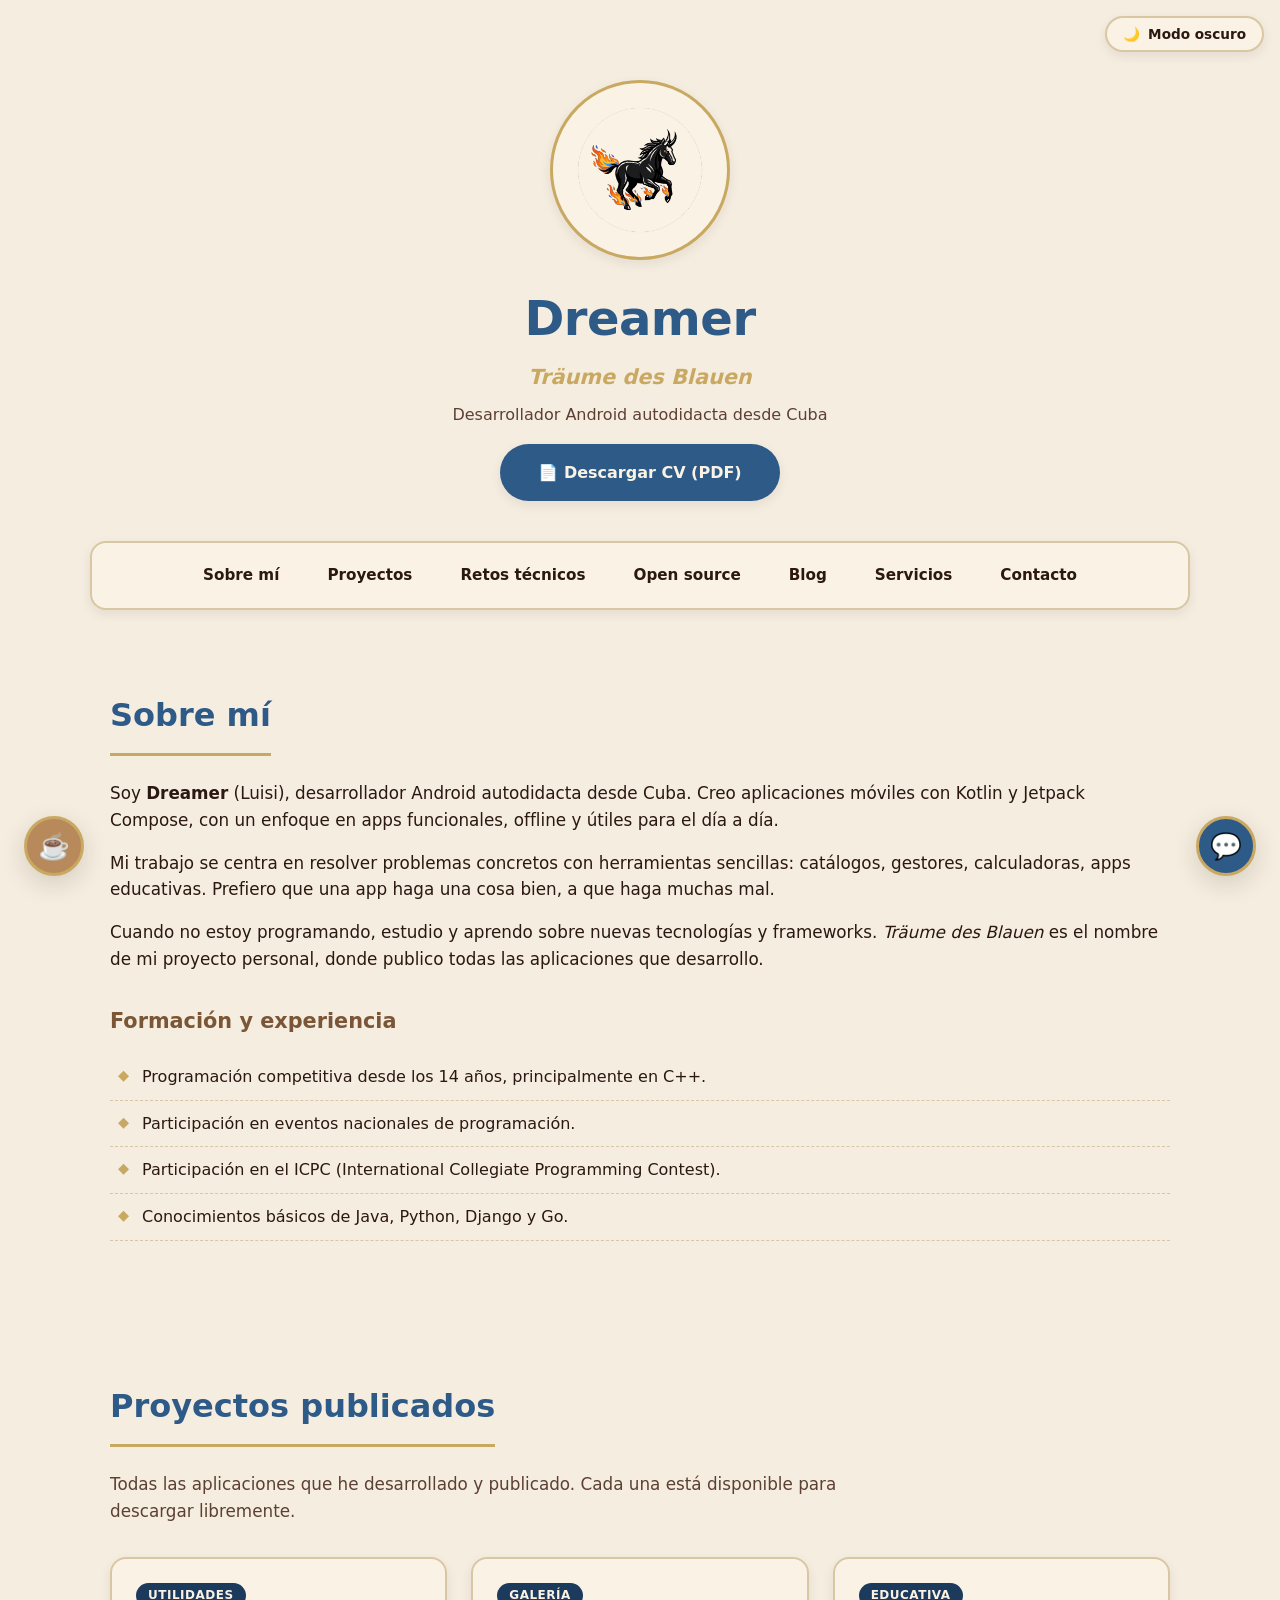
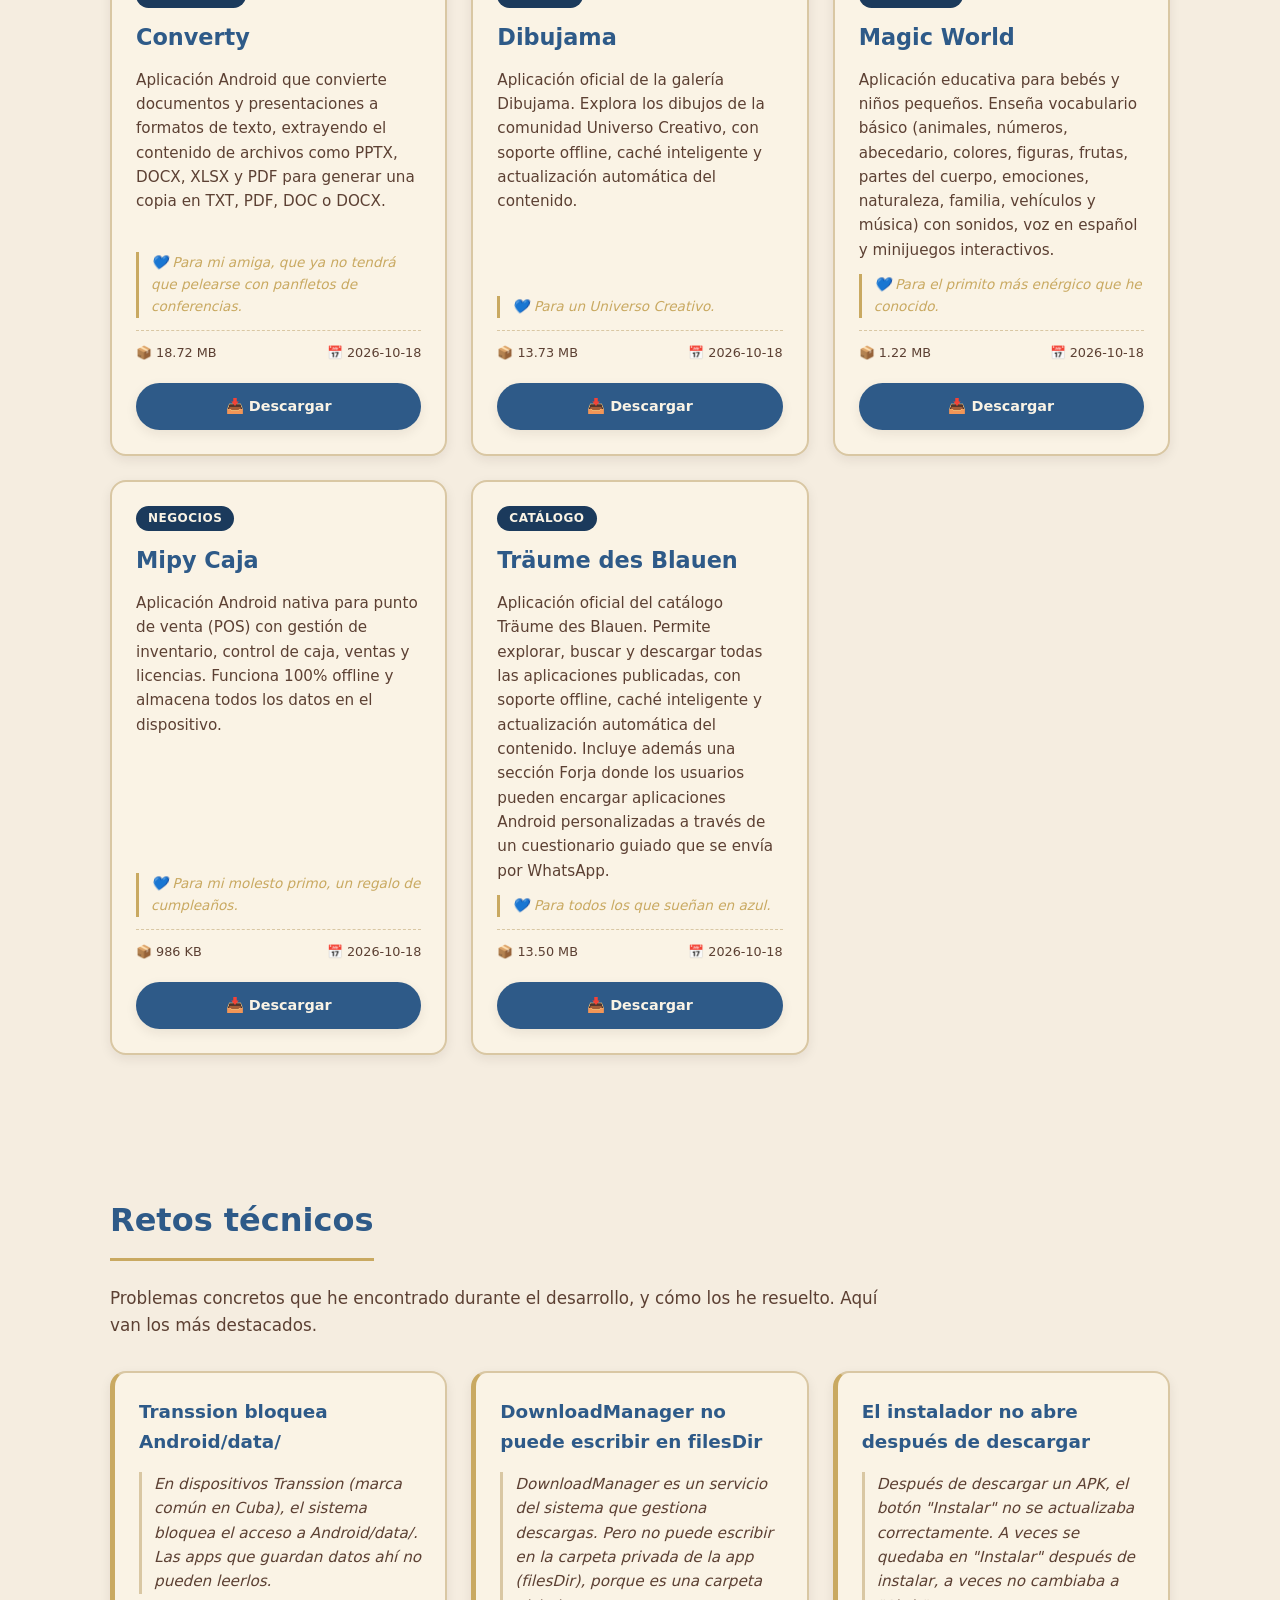
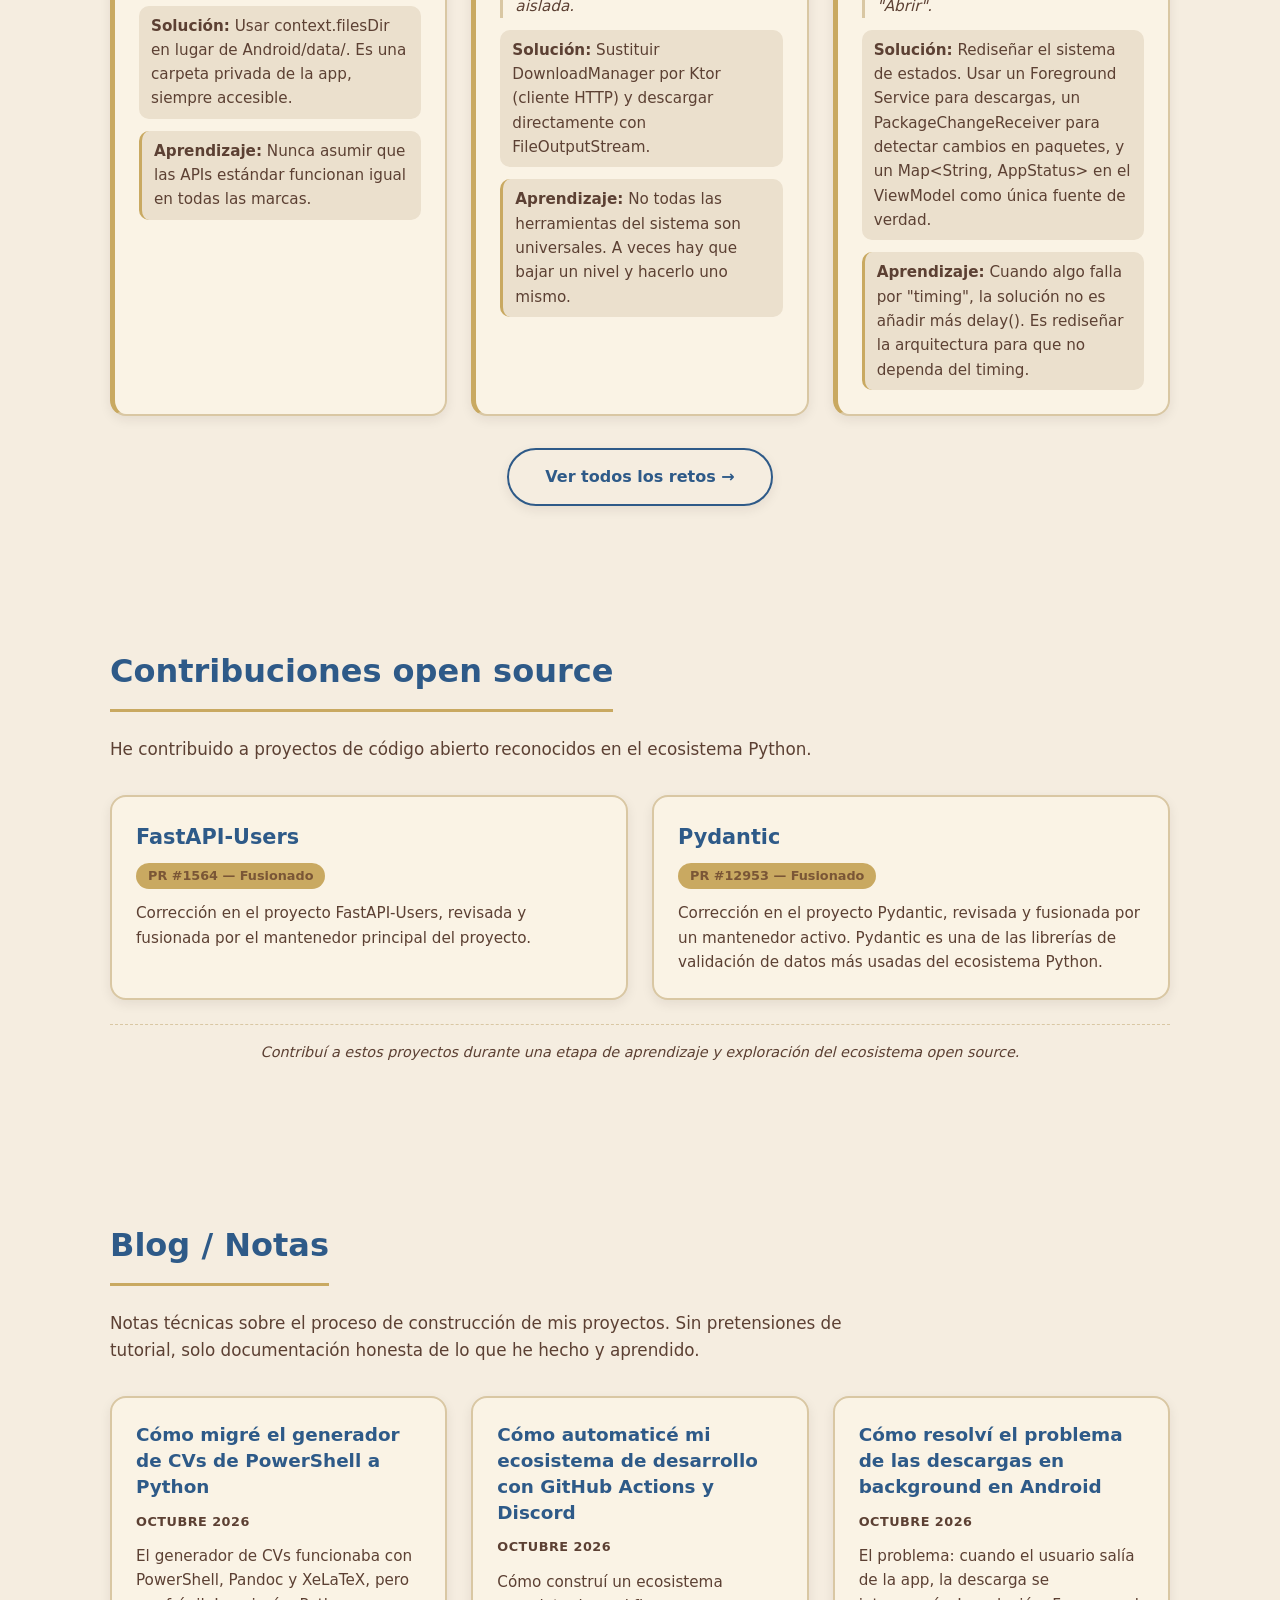
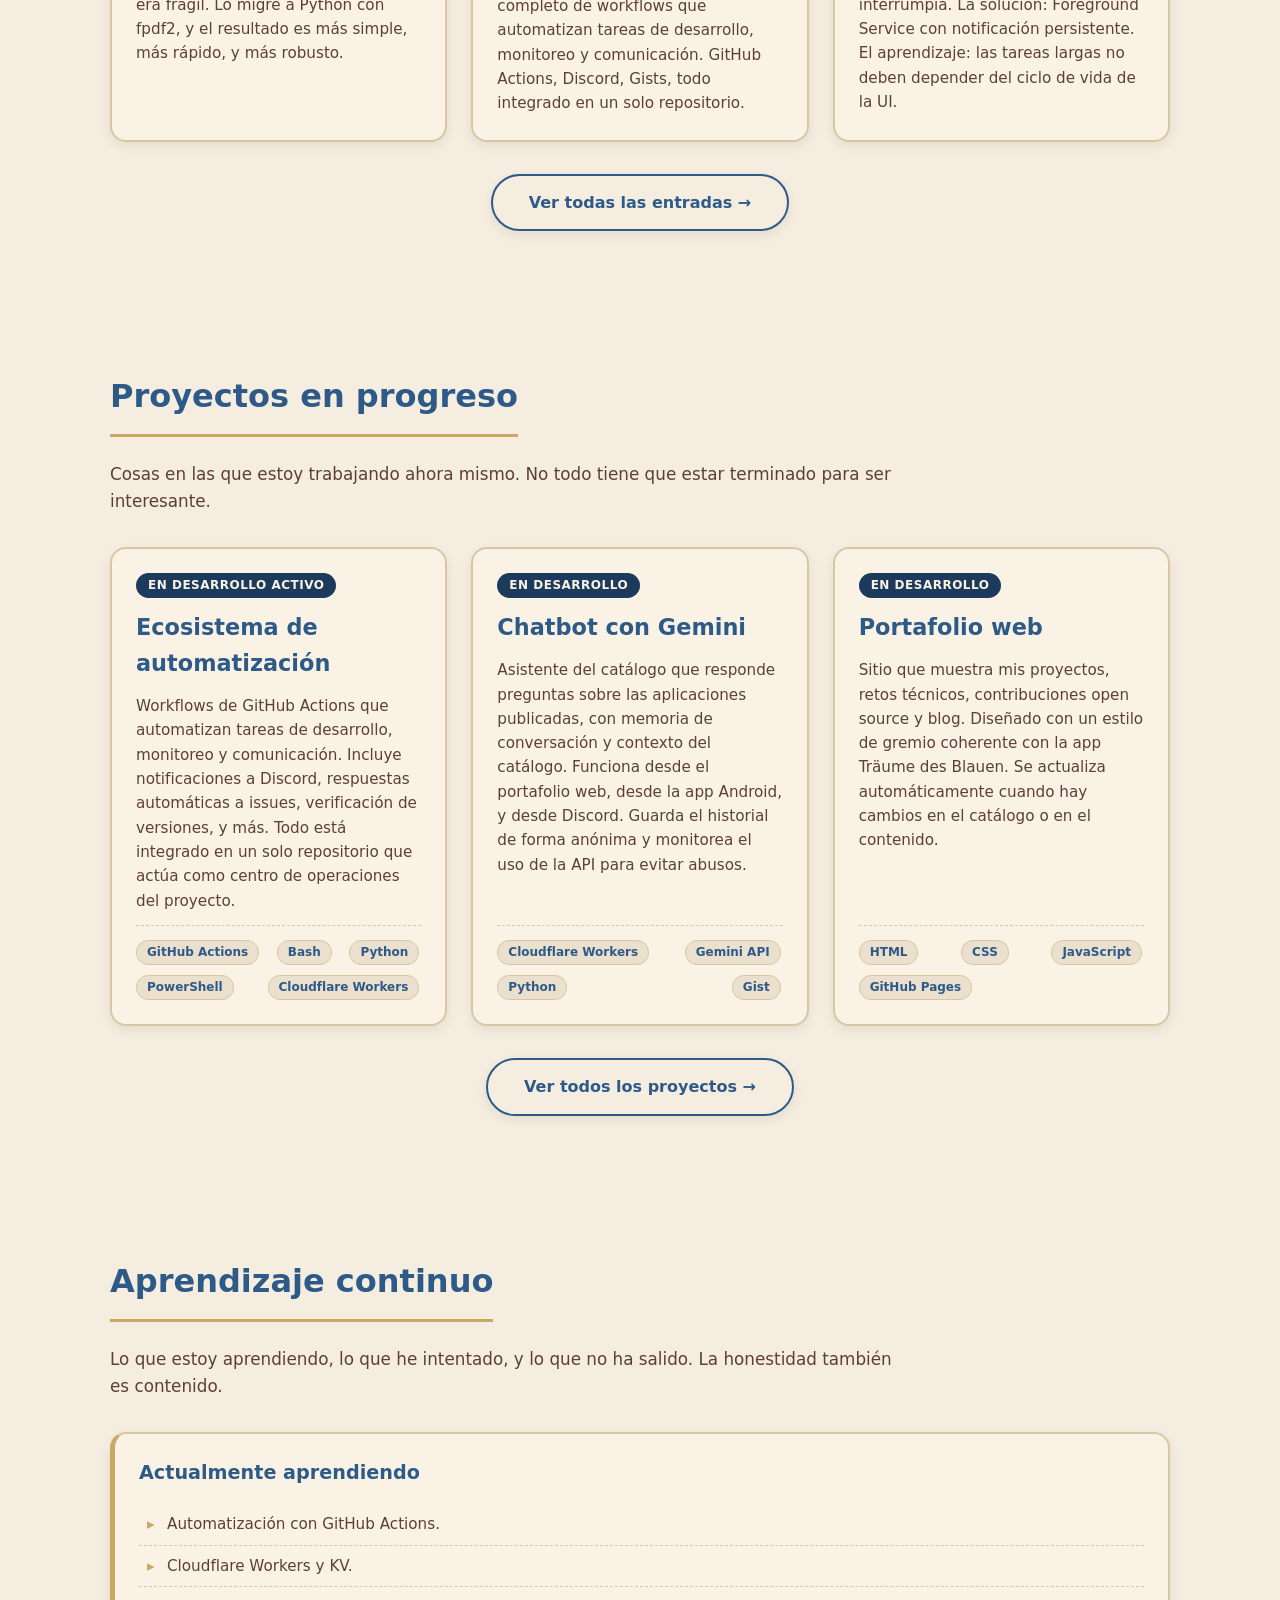
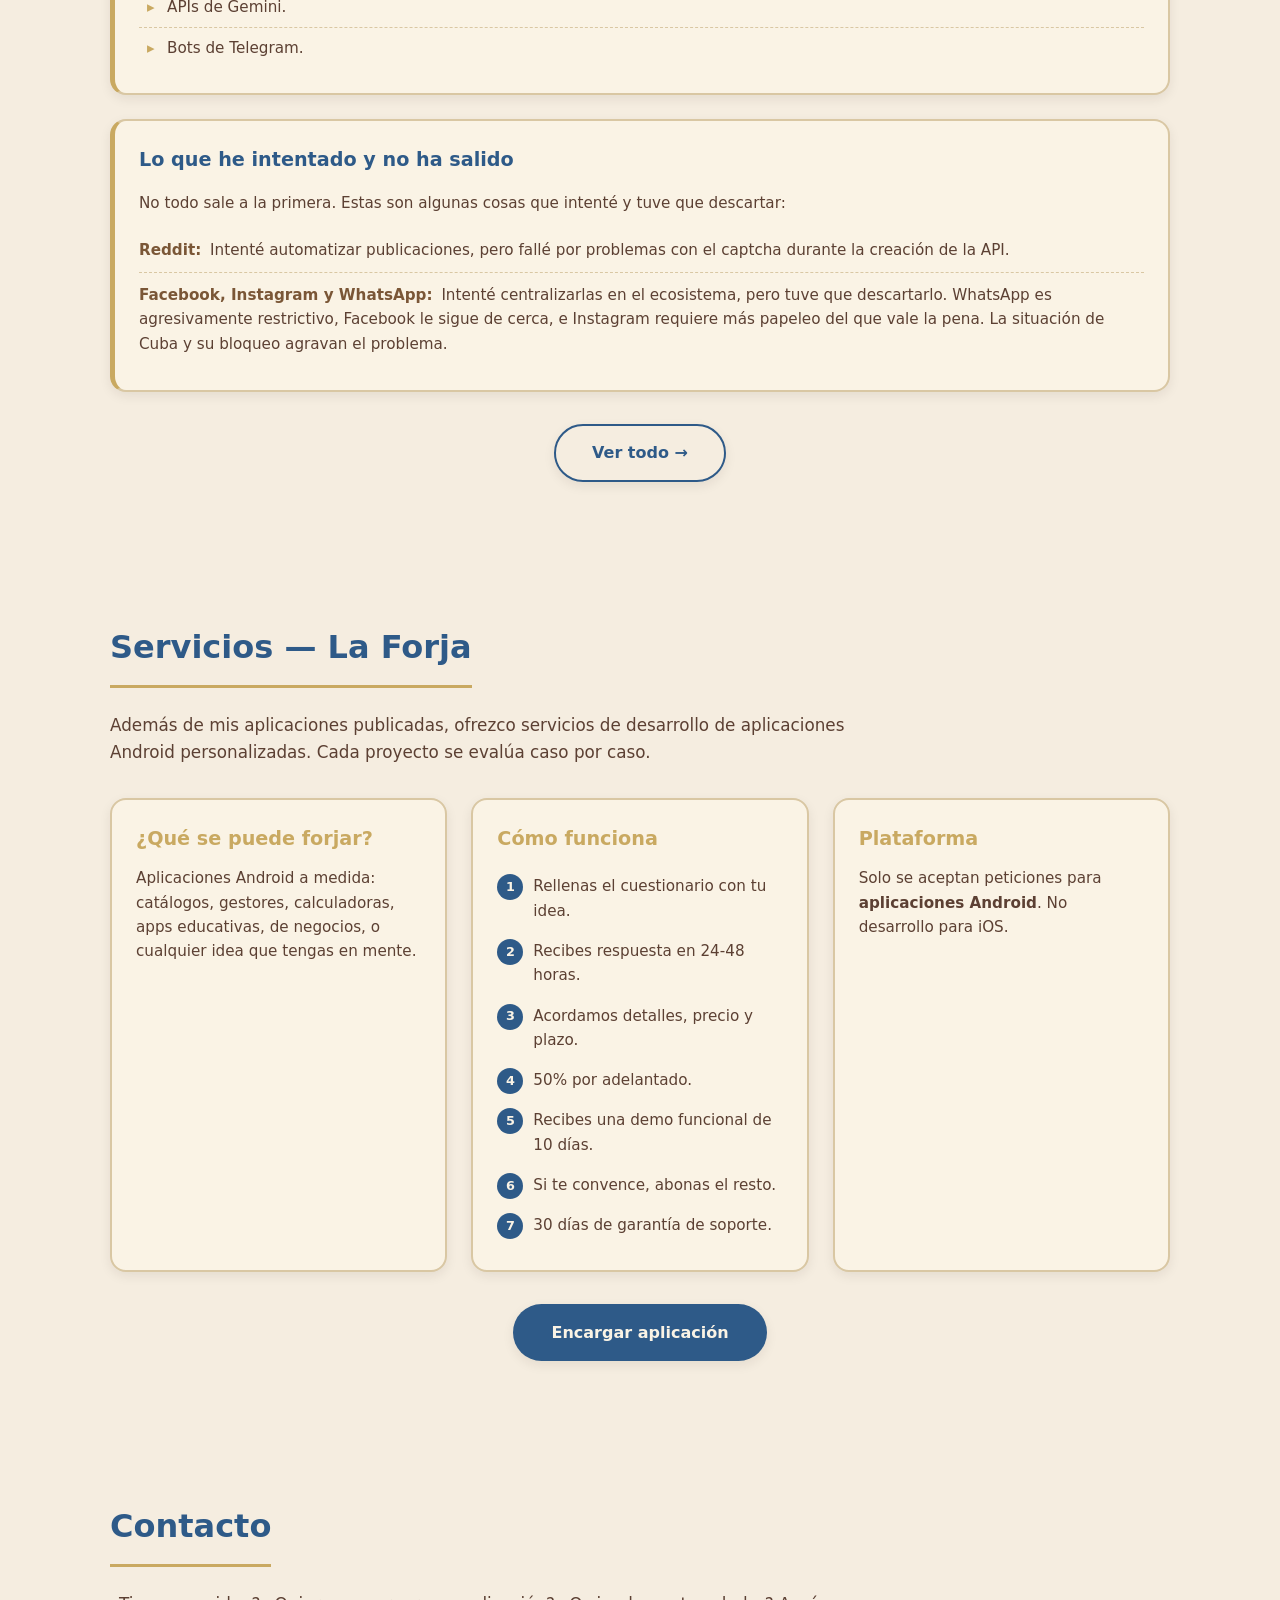
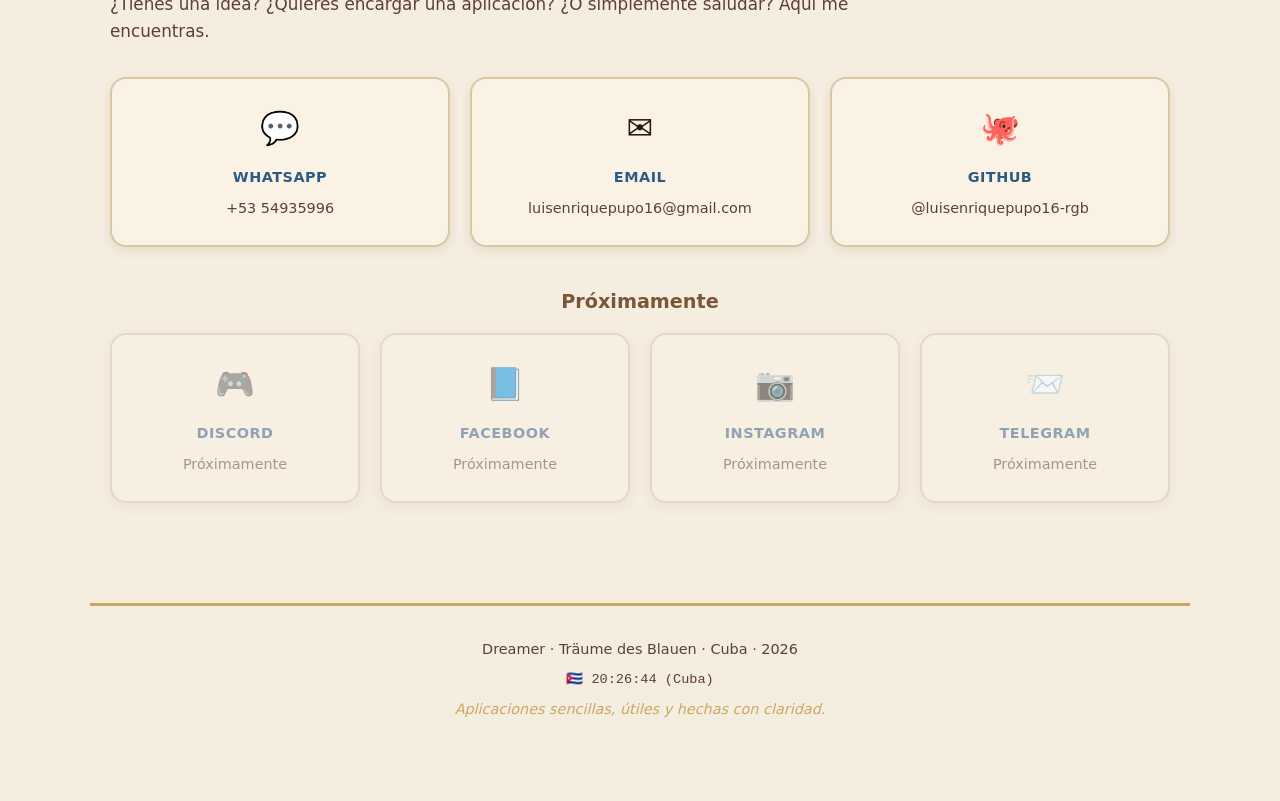
<file: docs/index.html>
<!DOCTYPE html>
<html lang="es" data-theme="light">
<head>
    <meta charset="UTF-8">
    <meta name="viewport" content="width=device-width, initial-scale=1.0">
    <meta name="description" content="Portafolio de Dreamer (Luisi), desarrollador Android autodidacta desde Cuba. Aplicaciones móviles con Kotlin y Jetpack Compose.">
    <meta name="author" content="Dreamer (Luisi)">

    <!-- Open Graph -->
    <meta property="og:title" content="Dreamer · Träume des Blauen">
    <meta property="og:description" content="Portafolio de Dreamer, desarrollador Android desde Cuba.">
    <meta property="og:image" content="assets/og_image.png">
    <meta property="og:type" content="website">

    <!-- Favicon -->
    <link rel="icon" type="image/png" href="assets/favicon.png">
    <link rel="apple-touch-icon" href="assets/logo_header.png">

    <title>Dreamer · Träume des Blauen</title>
    <link rel="stylesheet" href="style.css">
</head>
<body>

<!-- Botón de tema -->
<button class="theme-toggle" id="themeToggle" aria-label="Cambiar tema">
    <span class="theme-icon">🌙</span>
    <span class="theme-label">Modo oscuro</span>
</button>

<!-- Header -->
<header class="main-header">
    <div class="header-content">
        <img src="assets/logo_grande.png" alt="Logo de Dreamer" class="header-logo">
        <div class="header-text">
            <h1>Dreamer</h1>
            <p class="subtitle">Träume des Blauen</p>
            <p class="tagline">Desarrollador Android autodidacta desde Cuba</p>
            <div style="margin-top: 16px;">
                <a href="https://github.com/luisenriquepupo16-rgb/Traeume-des-Blauen/releases/download/cv-es/cv.es.pdf"
                   class="btn-primary"
                   download
                   rel="noopener"
                   aria-label="Descargar CV en PDF">
                    📄 Descargar CV (PDF)
                </a>
            </div>
        </div>
    </div>
</header>

<!-- Navegación -->
<nav class="main-nav" aria-label="Navegación principal">
    <a href="#sobre-mi">Sobre mí</a>
    <a href="#proyectos">Proyectos</a>
    <a href="#retos">Retos técnicos</a>
    <a href="#open-source">Open source</a>
    <a href="#blog">Blog</a>
    <a href="#servicios">Servicios</a>
    <a href="#contacto">Contacto</a>
</nav>

<main>

    <!-- ===== Sección: Sobre mí (estática) ===== -->
    <section id="sobre-mi" class="section">
        <h2>Sobre mí</h2>
        <div class="about-content">
            <p>Soy <strong>Dreamer</strong> (Luisi), desarrollador Android autodidacta desde Cuba. Creo aplicaciones móviles con Kotlin y Jetpack Compose, con un enfoque en apps funcionales, offline y útiles para el día a día.</p>

            <p>Mi trabajo se centra en resolver problemas concretos con herramientas sencillas: catálogos, gestores, calculadoras, apps educativas. Prefiero que una app haga una cosa bien, a que haga muchas mal.</p>

            <p>Cuando no estoy programando, estudio y aprendo sobre nuevas tecnologías y frameworks. <em>Träume des Blauen</em> es el nombre de mi proyecto personal, donde publico todas las aplicaciones que desarrollo.</p>

            <h3>Formación y experiencia</h3>
            <ul class="experience-list">
                <li>Programación competitiva desde los 14 años, principalmente en C++.</li>
                <li>Participación en eventos nacionales de programación.</li>
                <li>Participación en el ICPC (International Collegiate Programming Contest).</li>
                <li>Conocimientos básicos de Java, Python, Django y Go.</li>
            </ul>
        </div>
    </section>

    <!-- ===== Sección: Proyectos publicados (dinámica, catalog.json) ===== -->
    <section id="proyectos" class="section">
        <h2>Proyectos publicados</h2>
        <p class="section-intro">Todas las aplicaciones que he desarrollado y publicado. Cada una está disponible para descargar libremente.</p>

        <div id="projectsGrid" class="projects-grid" role="list">
            <p class="loading-message">Cargando proyectos…</p>
        </div>
    </section>

    <!-- ===== Sección: Retos técnicos (vitrina) ===== -->
    <section id="retos" class="section">
        <h2>Retos técnicos</h2>
        <p class="section-intro">Problemas concretos que he encontrado durante el desarrollo, y cómo los he resuelto. Aquí van los más destacados.</p>

        <div id="challengesPreview" class="challenges-grid">
            <p class="loading-message">Cargando retos…</p>
        </div>

        <div class="see-all-cta" id="challengesSeeAll">
            <a href="retos/index.html" class="btn-secondary">Ver todos los retos →</a>
        </div>
    </section>

    <!-- ===== Sección: Open source (vitrina) ===== -->
    <section id="open-source" class="section">
        <h2>Contribuciones open source</h2>
        <p class="section-intro">He contribuido a proyectos de código abierto reconocidos en el ecosistema Python.</p>

        <div id="opensourcePreview" class="opensource-grid">
            <p class="loading-message">Cargando contribuciones…</p>
        </div>

        <p class="opensource-note">Contribuí a estos proyectos durante una etapa de aprendizaje y exploración del ecosistema open source.</p>
    </section>

    <!-- ===== Sección: Blog (vitrina) ===== -->
    <section id="blog" class="section">
        <h2>Blog / Notas</h2>
        <p class="section-intro">Notas técnicas sobre el proceso de construcción de mis proyectos. Sin pretensiones de tutorial, solo documentación honesta de lo que he hecho y aprendido.</p>

        <div id="blogPreview" class="blog-grid">
            <p class="loading-message">Cargando entradas…</p>
        </div>

        <div class="see-all-cta" id="blogSeeAll">
            <a href="blog/index.html" class="btn-secondary">Ver todas las entradas →</a>
        </div>
    </section>

    <!-- ===== Sección: Proyectos en progreso (vitrina) ===== -->
    <section id="en-progreso" class="section">
        <h2>Proyectos en progreso</h2>
        <p class="section-intro">Cosas en las que estoy trabajando ahora mismo. No todo tiene que estar terminado para ser interesante.</p>

        <div id="inProgressPreview" class="projects-grid">
            <p class="loading-message">Cargando proyectos…</p>
        </div>

        <div class="see-all-cta" id="inProgressSeeAll">
            <a href="proyectos/index.html" class="btn-secondary">Ver todos los proyectos →</a>
        </div>
    </section>

    <!-- ===== Sección: Aprendizaje continuo (vitrina) ===== -->
    <section id="aprendizaje" class="section">
        <h2>Aprendizaje continuo</h2>
        <p class="section-intro">Lo que estoy aprendiendo, lo que he intentado, y lo que no ha salido. La honestidad también es contenido.</p>

        <div id="learningPreview">
            <p class="loading-message">Cargando…</p>
        </div>

        <div class="see-all-cta" id="learningSeeAll">
            <a href="aprendizaje/index.html" class="btn-secondary">Ver todo →</a>
        </div>
    </section>

    <!-- ===== Sección: Servicios (estática) ===== -->
    <section id="servicios" class="section">
        <h2>Servicios — La Forja</h2>
        <p class="section-intro">Además de mis aplicaciones publicadas, ofrezco servicios de desarrollo de aplicaciones Android personalizadas. Cada proyecto se evalúa caso por caso.</p>

        <div class="services-grid">
            <div class="service-card">
                <h3>¿Qué se puede forjar?</h3>
                <p>Aplicaciones Android a medida: catálogos, gestores, calculadoras, apps educativas, de negocios, o cualquier idea que tengas en mente.</p>
            </div>

            <div class="service-card">
                <h3>Cómo funciona</h3>
                <ol class="process-list">
                    <li>Rellenas el cuestionario con tu idea.</li>
                    <li>Recibes respuesta en 24-48 horas.</li>
                    <li>Acordamos detalles, precio y plazo.</li>
                    <li>50% por adelantado.</li>
                    <li>Recibes una demo funcional de 10 días.</li>
                    <li>Si te convence, abonas el resto.</li>
                    <li>30 días de garantía de soporte.</li>
                </ol>
            </div>

            <div class="service-card">
                <h3>Plataforma</h3>
                <p>Solo se aceptan peticiones para <strong>aplicaciones Android</strong>. No desarrollo para iOS.</p>
            </div>
        </div>

        <div class="services-cta">
            <a href="#contacto" class="btn-primary">Encargar aplicación</a>
        </div>
    </section>

    <!-- ===== Sección: Contacto (estática) ===== -->
    <section id="contacto" class="section">
        <h2>Contacto</h2>
        <p class="section-intro">¿Tienes una idea? ¿Quieres encargar una aplicación? ¿O simplemente saludar? Aquí me encuentras.</p>

        <div class="contact-grid">
            <a href="https://wa.me/5354935996" target="_blank" rel="noopener" class="contact-card">
                <span class="contact-icon">💬</span>
                <span class="contact-label">WhatsApp</span>
                <span class="contact-value">+53 54935996</span>
            </a>

            <a href="mailto:luisenriquepupo16@gmail.com" class="contact-card">
                <span class="contact-icon">✉️</span>
                <span class="contact-label">Email</span>
                <span class="contact-value">luisenriquepupo16@gmail.com</span>
            </a>

            <a href="https://github.com/luisenriquepupo16-rgb" target="_blank" rel="noopener" class="contact-card">
                <span class="contact-icon">🐙</span>
                <span class="contact-label">GitHub</span>
                <span class="contact-value">@luisenriquepupo16-rgb</span>
            </a>
        </div>

        <h3 class="coming-soon-title">Próximamente</h3>
        <div class="contact-grid coming-soon">
            <div class="contact-card disabled">
                <span class="contact-icon">🎮</span>
                <span class="contact-label">Discord</span>
                <span class="contact-value">Próximamente</span>
            </div>

            <div class="contact-card disabled">
                <span class="contact-icon">📘</span>
                <span class="contact-label">Facebook</span>
                <span class="contact-value">Próximamente</span>
            </div>

            <div class="contact-card disabled">
                <span class="contact-icon">📷</span>
                <span class="contact-label">Instagram</span>
                <span class="contact-value">Próximamente</span>
            </div>

            <div class="contact-card disabled">
                <span class="contact-icon">📨</span>
                <span class="contact-label">Telegram</span>
                <span class="contact-value">Próximamente</span>
            </div>
        </div>
    </section>

</main>

<!-- Footer -->
<footer class="main-footer">
    <p>Dreamer · Träume des Blauen · Cuba · <span id="year"></span></p>
    <p style="margin-top: 8px; font-size: 0.85rem; font-family: var(--font-mono);">
        <span id="havana-clock">🇨🇺 --:--:--</span>
    </p>
    <p class="footer-tagline">Aplicaciones sencillas, útiles y hechas con claridad.</p>
</footer>

<!-- ============================================================ -->
<!-- MODAL DEL CAFÉ (Broma / CTA)                                 -->
<!-- ============================================================ -->
<div class="coffee-modal" id="coffeeModal">
    <div class="coffee-modal-content">
        <h3>☕ Gracias, pero...</h3>
        <p>Lo que de verdad necesito no es un café, es un trabajo. Si te ha gustado lo que haces aquí, échale un ojo a mi CV o escríbeme. Prometo no morder.</p>
        <a href="https://github.com/luisenriquepupo16-rgb/Traeume-des-Blauen/releases/download/cv-es/cv.es.pdf" target="_blank" rel="noopener" class="btn-primary" style="margin-bottom: 12px; display: inline-block;">Descargar CV</a>
        <br>
        <button id="coffeeClose" style="background: none; border: none; color: var(--text-muted); text-decoration: underline; cursor: pointer; font-family: inherit; font-size: 0.9rem;">Cerrar (y seguir soñando)</button>
    </div>
</div>

<!-- Botón flotante del café -->
<button class="coffee-bubble" id="coffeeBubble" aria-label="Invítame a un café">
    <span>☕</span>
</button>

<!-- ============================================================ -->
<!-- CHAT FLOTANTE                                                -->
<!-- ============================================================ -->

<button class="chat-bubble" id="chatBubble" aria-label="Abrir chat">
    <span class="chat-bubble-icon">💬</span>
</button>

<div class="chat-panel" id="chatPanel" aria-hidden="true">
    <header class="chat-header">
        <div class="chat-header-title">
            <img src="assets/logo_header.png" alt="" class="chat-header-avatar">
            <div>
                <strong>Asistente</strong>
                <small>Träume des Blauen</small>
            </div>
        </div>
        <div class="chat-header-actions">
            <button class="chat-action" id="chatClear" aria-label="Limpiar conversación" title="Limpiar conversación">🗑️</button>
            <button class="chat-action" id="chatClose" aria-label="Cerrar chat" title="Cerrar chat">✕</button>
        </div>
    </header>

    <div class="chat-messages" id="chatMessages" role="log" aria-live="polite"></div>

    <form class="chat-input-form" id="chatForm">
        <input
            type="text"
            id="chatInput"
            class="chat-input"
            placeholder="Escribe tu pregunta…"
            autocomplete="off"
            maxlength="500"
            aria-label="Escribe tu pregunta"
        >
        <button type="submit" class="chat-send" id="chatSend" aria-label="Enviar">➤</button>
    </form>
</div>

<script src="app.js"></script>
</body>
</html>
</file>
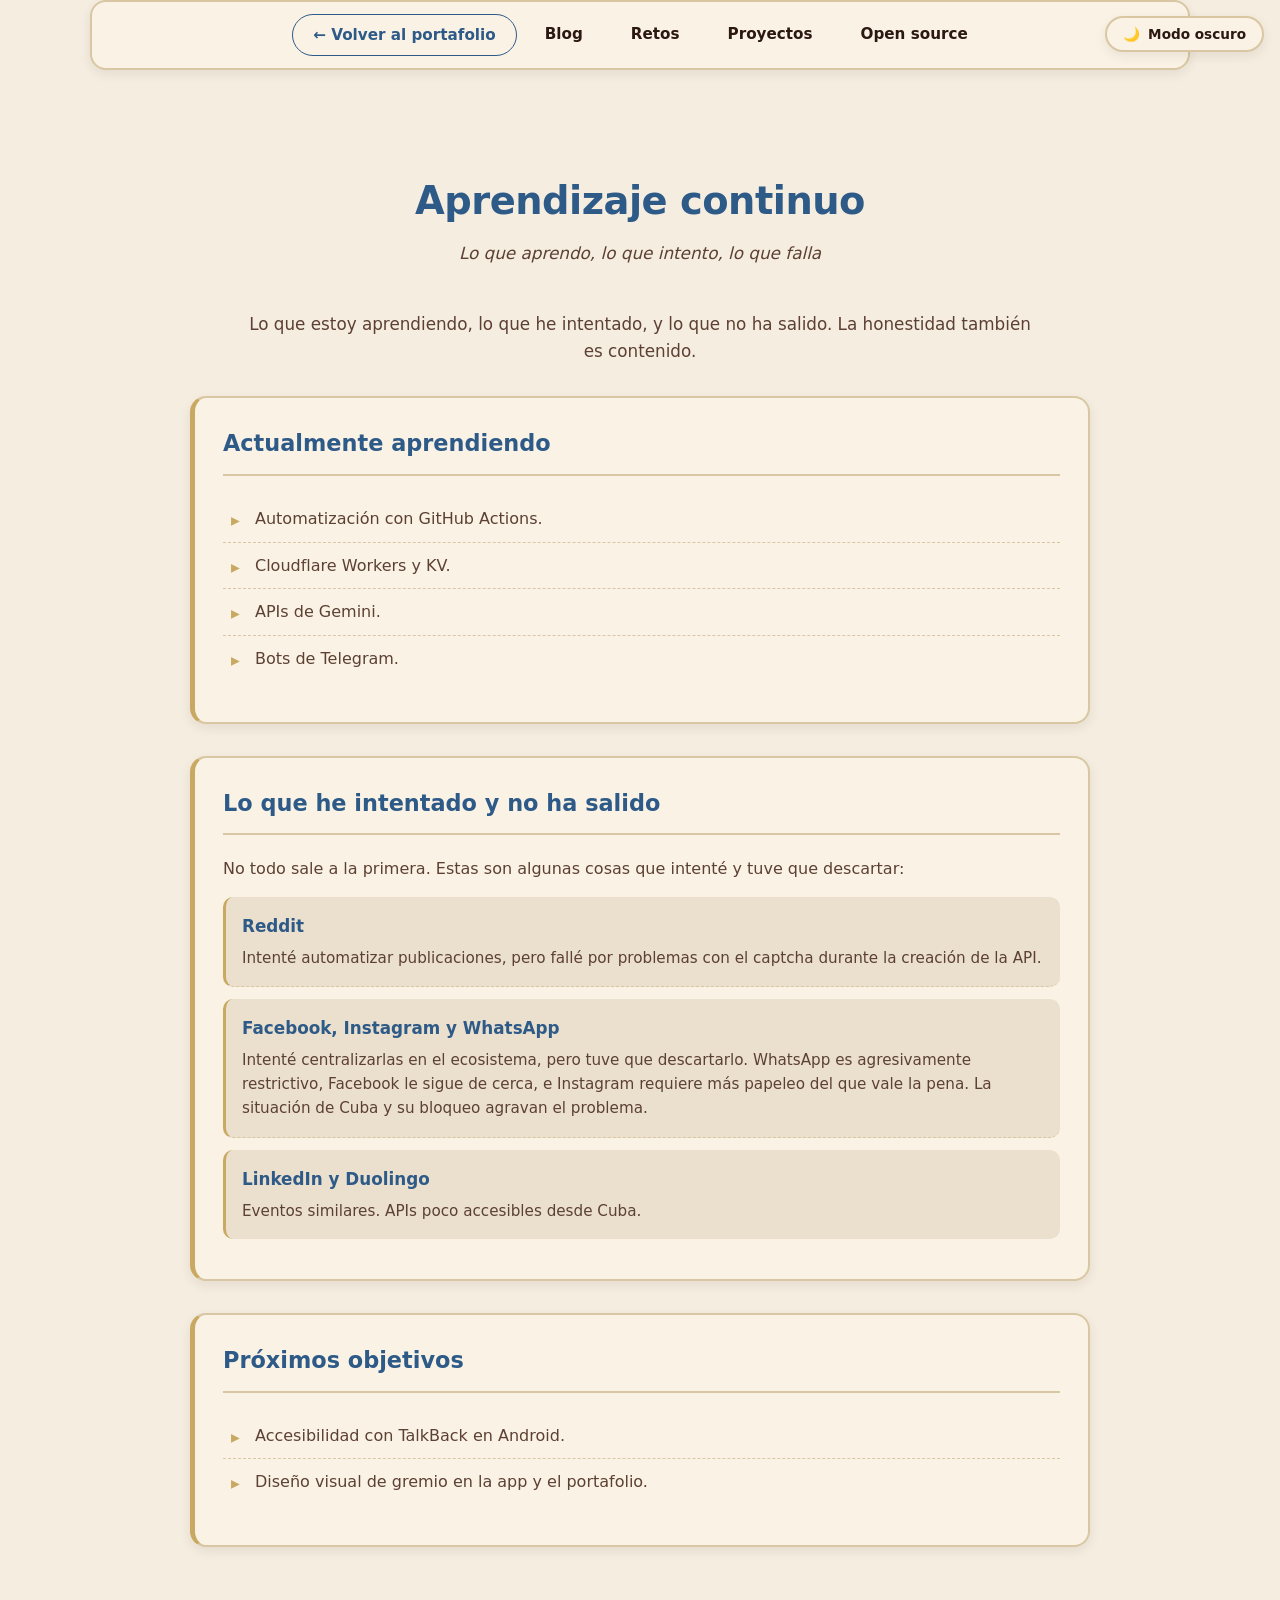
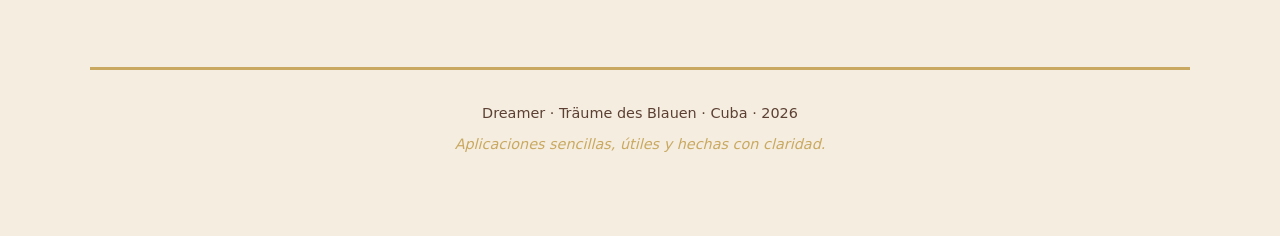
<file: docs/aprendizaje/index.html>
<!DOCTYPE html>
<html lang="es" data-theme="light">
<head>
    <meta charset="UTF-8">
    <meta name="viewport" content="width=device-width, initial-scale=1.0">
    <meta name="description" content="Aprendizaje continuo de Dreamer. Lo que estoy aprendiendo, lo que he intentado, y lo que no ha salido.">
    <meta name="author" content="Dreamer (Luisi)">
    <title>Aprendizaje continuo — Dreamer</title>
    <link rel="icon" type="image/png" href="../assets/favicon.png">
    <link rel="stylesheet" href="../style.css">
    <link rel="stylesheet" href="../shared.css">
</head>
<body>

<button class="theme-toggle" id="themeToggle" aria-label="Cambiar tema">
    <span class="theme-icon">🌙</span>
    <span class="theme-label">Modo oscuro</span>
</button>

<nav class="internal-nav" aria-label="Navegación">
    <a href="../index.html" class="back">← Volver al portafolio</a>
    <a href="../blog/index.html">Blog</a>
    <a href="../retos/index.html">Retos</a>
    <a href="../proyectos/index.html">Proyectos</a>
    <a href="../open-source/index.html">Open source</a>
</nav>

<header class="internal-header">
    <h1>Aprendizaje continuo</h1>
    <p class="tagline">Lo que aprendo, lo que intento, lo que falla</p>
</header>

<main class="internal-content">
    <p class="internal-intro" id="aprendizajeIntro">La honestidad también es contenido. Aquí documento lo que estoy aprendiendo, lo que he intentado, y lo que no ha salido.</p>
    <div id="aprendizajeContainer" class="learning-grid-page">
        <p class="loading-message">Cargando…</p>
    </div>
</main>

<footer class="main-footer">
    <p>Dreamer · Träume des Blauen · Cuba · <span id="year"></span></p>
    <p class="footer-tagline">Aplicaciones sencillas, útiles y hechas con claridad.</p>
</footer>

<script src="../shared.js"></script>
<script>
    document.addEventListener("DOMContentLoaded", async () => {
        const data = await loadJson("../content/learning.json");
        if (data && data.intro) {
            document.getElementById("aprendizajeIntro").textContent = data.intro;
        }
        renderLearningFull(data, "aprendizajeContainer");
    });
</script>

</body>
</html>
</file>
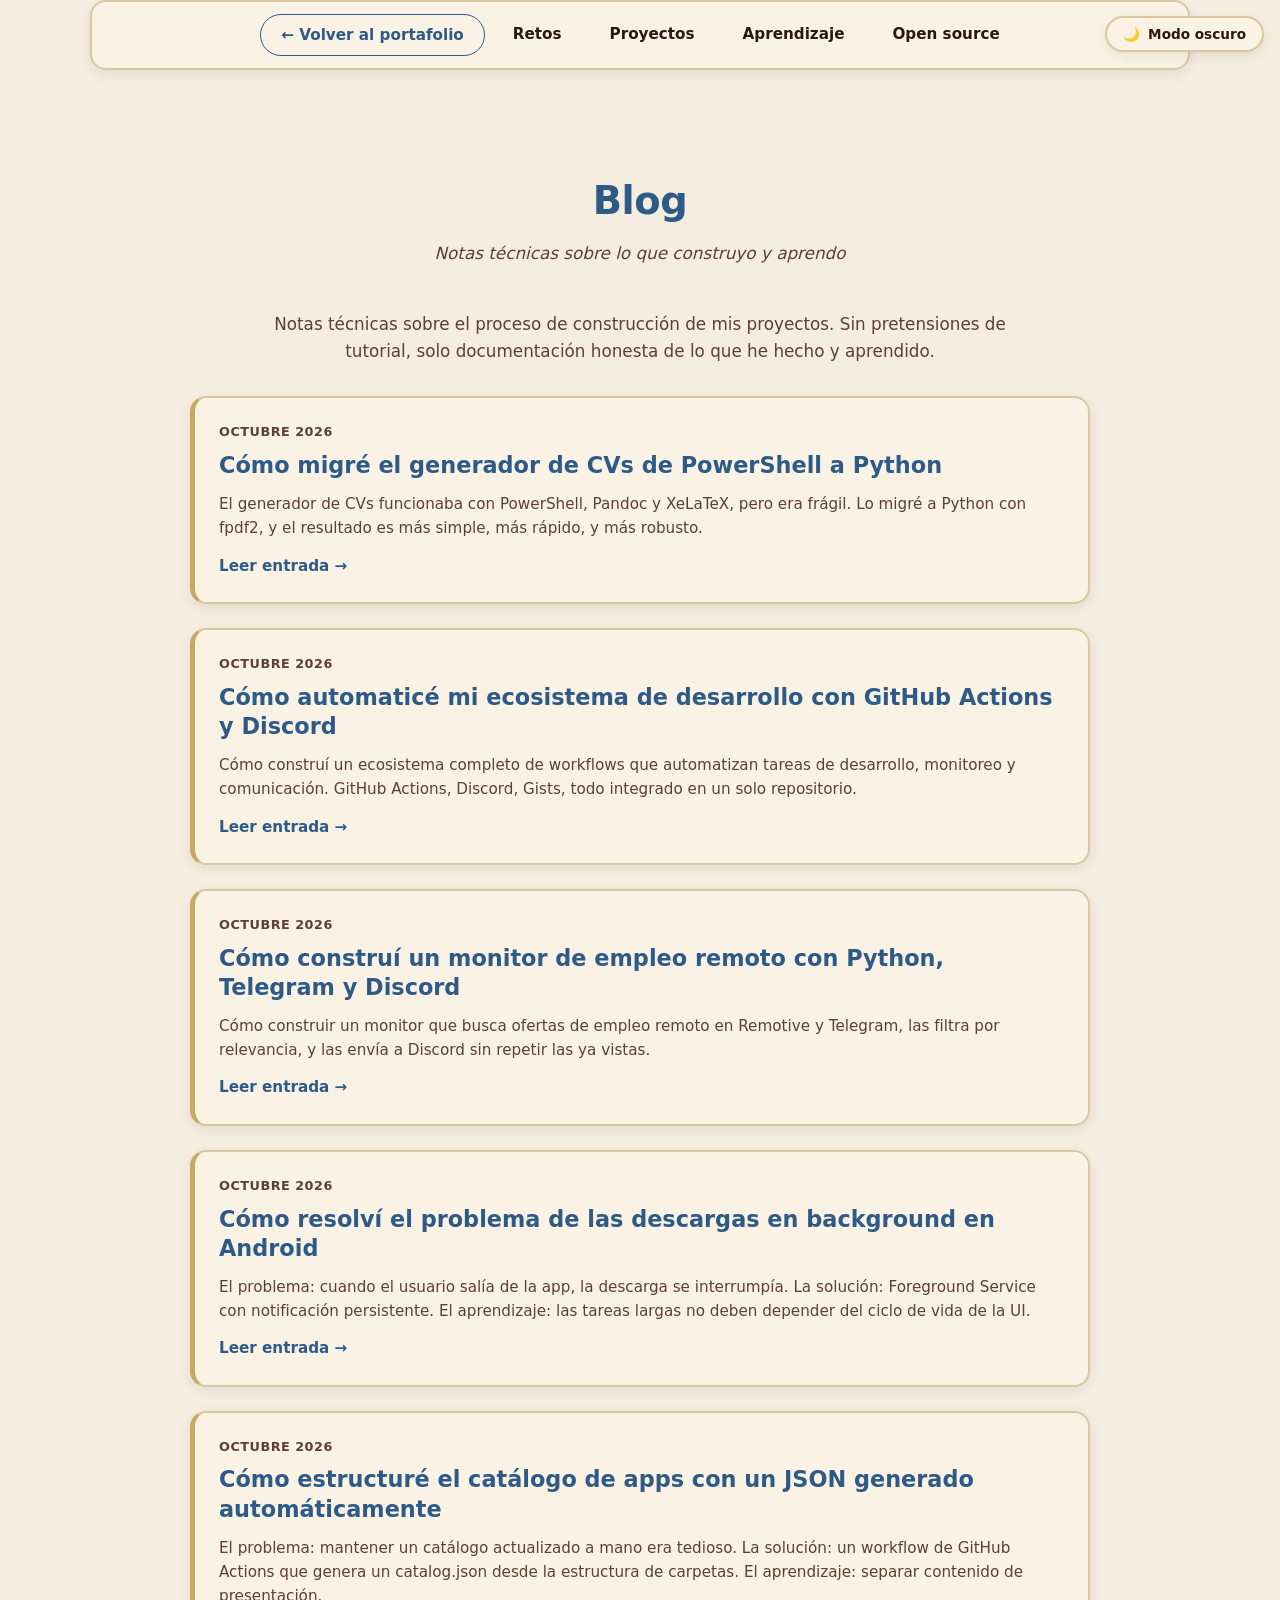
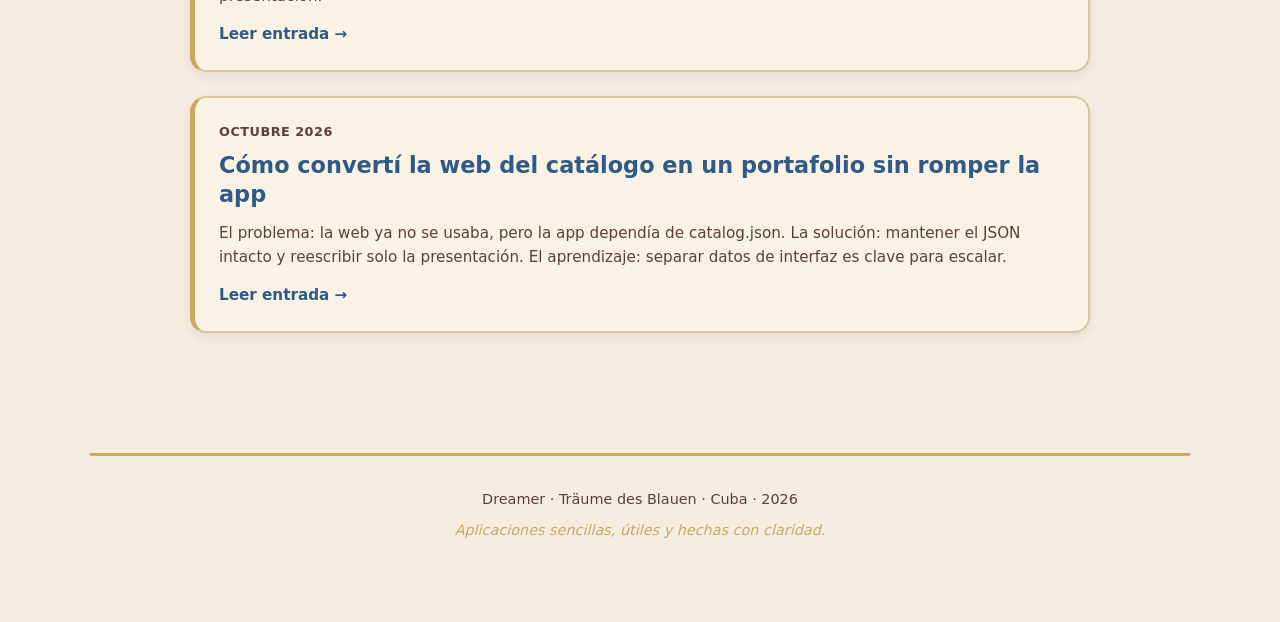
<file: docs/blog/index.html>
<!DOCTYPE html>
<html lang="es" data-theme="light">
<head>
    <meta charset="UTF-8">
    <meta name="viewport" content="width=device-width, initial-scale=1.0">
    <meta name="description" content="Blog técnico de Dreamer. Notas sobre el desarrollo de aplicaciones Android y automatización.">
    <meta name="author" content="Dreamer (Luisi)">
    <title>Blog — Dreamer</title>
    <link rel="icon" type="image/png" href="../assets/favicon.png">
    <link rel="stylesheet" href="../style.css">
    <link rel="stylesheet" href="../shared.css">
</head>
<body>

<button class="theme-toggle" id="themeToggle" aria-label="Cambiar tema">
    <span class="theme-icon">🌙</span>
    <span class="theme-label">Modo oscuro</span>
</button>

<nav class="internal-nav" aria-label="Navegación">
    <a href="../index.html" class="back">← Volver al portafolio</a>
    <a href="../retos/index.html">Retos</a>
    <a href="../proyectos/index.html">Proyectos</a>
    <a href="../aprendizaje/index.html">Aprendizaje</a>
    <a href="../open-source/index.html">Open source</a>
</nav>

<header class="internal-header">
    <h1>Blog</h1>
    <p class="tagline">Notas técnicas sobre lo que construyo y aprendo</p>
</header>

<main class="internal-content">
    <p class="internal-intro" id="blogIntro">Notas sobre desarrollo Android, automatización, decisiones técnicas, y aprendizajes. Sin pretensiones de tutorial, solo documentación honesta.</p>
    <div id="blogListContainer" class="blog-list-full">
        <p class="loading-message">Cargando entradas…</p>
    </div>
</main>

<footer class="main-footer">
    <p>Dreamer · Träume des Blauen · Cuba · <span id="year"></span></p>
    <p class="footer-tagline">Aplicaciones sencillas, útiles y hechas con claridad.</p>
</footer>

<script src="../shared.js"></script>
<script>
    document.addEventListener("DOMContentLoaded", async () => {
        const data = await loadJson("../content/blog.json");
        if (data && data.intro) {
            document.getElementById("blogIntro").textContent = data.intro;
        }
        renderBlogList(data, "blogListContainer");
    });
</script>

</body>
</html>
</file>
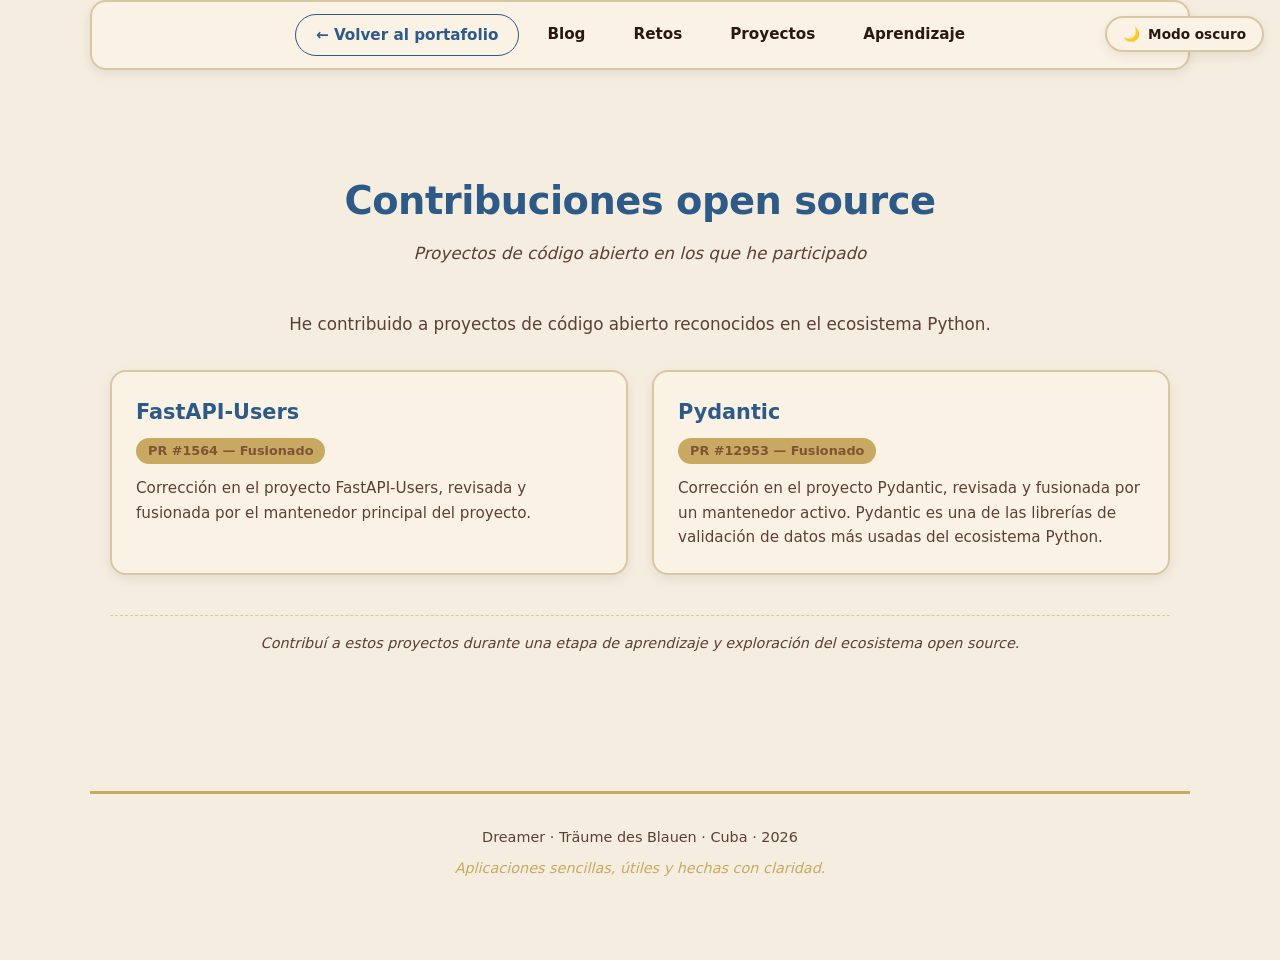
<file: docs/open-source/index.html>
<!DOCTYPE html>
<html lang="es" data-theme="light">
<head>
    <meta charset="UTF-8">
    <meta name="viewport" content="width=device-width, initial-scale=1.0">
    <meta name="description" content="Contribuciones open source de Dreamer a proyectos del ecosistema Python.">
    <meta name="author" content="Dreamer (Luisi)">
    <title>Open source — Dreamer</title>
    <link rel="icon" type="image/png" href="../assets/favicon.png">
    <link rel="stylesheet" href="../style.css">
    <link rel="stylesheet" href="../shared.css">
</head>
<body>

<button class="theme-toggle" id="themeToggle" aria-label="Cambiar tema">
    <span class="theme-icon">🌙</span>
    <span class="theme-label">Modo oscuro</span>
</button>

<nav class="internal-nav" aria-label="Navegación">
    <a href="../index.html" class="back">← Volver al portafolio</a>
    <a href="../blog/index.html">Blog</a>
    <a href="../retos/index.html">Retos</a>
    <a href="../proyectos/index.html">Proyectos</a>
    <a href="../aprendizaje/index.html">Aprendizaje</a>
</nav>

<header class="internal-header">
    <h1>Contribuciones open source</h1>
    <p class="tagline">Proyectos de código abierto en los que he participado</p>
</header>

<main class="internal-content">
    <p class="internal-intro" id="opensourceIntro">He contribuido a proyectos de código abierto reconocidos en el ecosistema Python.</p>
    <div id="opensourceContainer" class="opensource-grid-page">
        <p class="loading-message">Cargando contribuciones…</p>
    </div>
    <p class="opensource-note" id="opensourceNote" style="margin-top: 40px;"></p>
</main>

<footer class="main-footer">
    <p>Dreamer · Träume des Blauen · Cuba · <span id="year"></span></p>
    <p class="footer-tagline">Aplicaciones sencillas, útiles y hechas con claridad.</p>
</footer>

<script src="../shared.js"></script>
<script>
    document.addEventListener("DOMContentLoaded", async () => {
        const data = await loadJson("../content/opensource.json");
        if (data) {
            if (data.intro) document.getElementById("opensourceIntro").textContent = data.intro;
            if (data.note) document.getElementById("opensourceNote").textContent = data.note;
        }
        renderOpensourceFull(data, "opensourceContainer");
    });
</script>

</body>
</html>
</file>
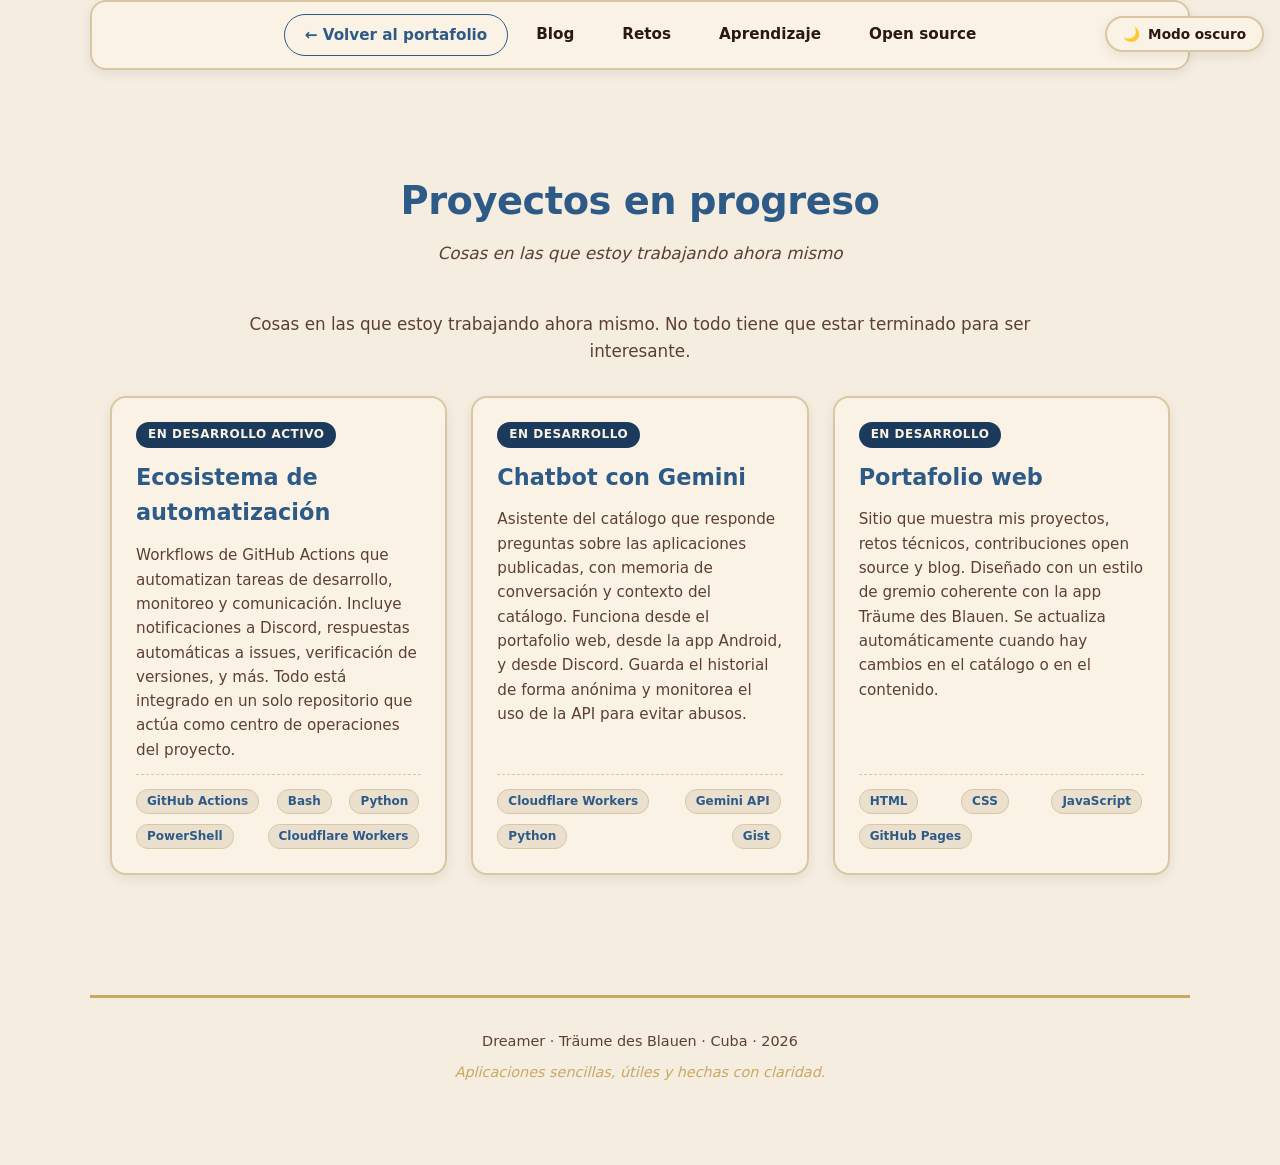
<file: docs/proyectos/index.html>
<!DOCTYPE html>
<html lang="es" data-theme="light">
<head>
    <meta charset="UTF-8">
    <meta name="viewport" content="width=device-width, initial-scale=1.0">
    <meta name="description" content="Proyectos en progreso de Dreamer. Cosas en las que estoy trabajando ahora mismo.">
    <meta name="author" content="Dreamer (Luisi)">
    <title>Proyectos en progreso — Dreamer</title>
    <link rel="icon" type="image/png" href="../assets/favicon.png">
    <link rel="stylesheet" href="../style.css">
    <link rel="stylesheet" href="../shared.css">
</head>
<body>

<button class="theme-toggle" id="themeToggle" aria-label="Cambiar tema">
    <span class="theme-icon">🌙</span>
    <span class="theme-label">Modo oscuro</span>
</button>

<nav class="internal-nav" aria-label="Navegación">
    <a href="../index.html" class="back">← Volver al portafolio</a>
    <a href="../blog/index.html">Blog</a>
    <a href="../retos/index.html">Retos</a>
    <a href="../aprendizaje/index.html">Aprendizaje</a>
    <a href="../open-source/index.html">Open source</a>
</nav>

<header class="internal-header">
    <h1>Proyectos en progreso</h1>
    <p class="tagline">Cosas en las que estoy trabajando ahora mismo</p>
</header>

<main class="internal-content">
    <p class="internal-intro" id="proyectosIntro">No todo tiene que estar terminado para ser interesante. Aquí van los proyectos que estoy desarrollando.</p>
    <div id="proyectosContainer" class="projects-grid-page">
        <p class="loading-message">Cargando proyectos…</p>
    </div>
</main>

<footer class="main-footer">
    <p>Dreamer · Träume des Blauen · Cuba · <span id="year"></span></p>
    <p class="footer-tagline">Aplicaciones sencillas, útiles y hechas con claridad.</p>
</footer>

<script src="../shared.js"></script>
<script>
    document.addEventListener("DOMContentLoaded", async () => {
        const data = await loadJson("../content/projects.json");
        if (data && data.intro) {
            document.getElementById("proyectosIntro").textContent = data.intro;
        }
        renderInProgressFull(data, "proyectosContainer");
    });
</script>

</body>
</html>
</file>
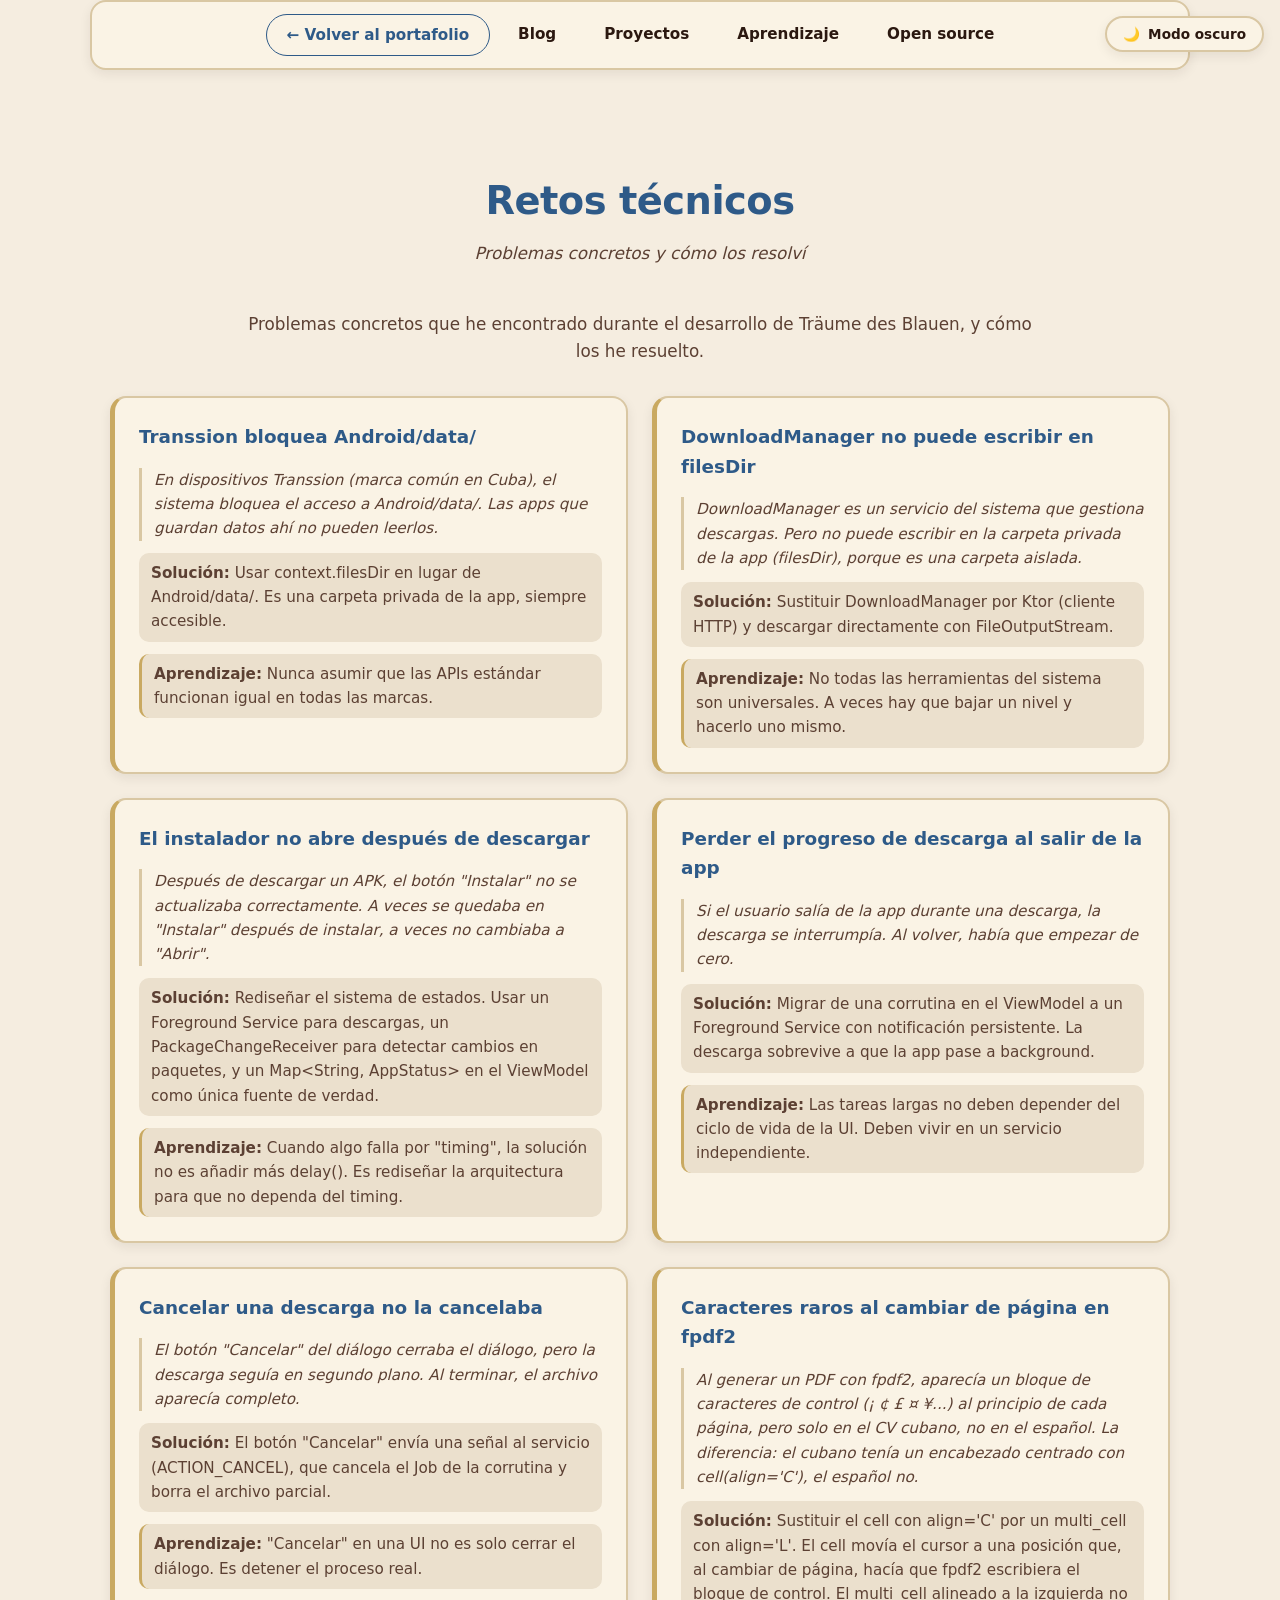
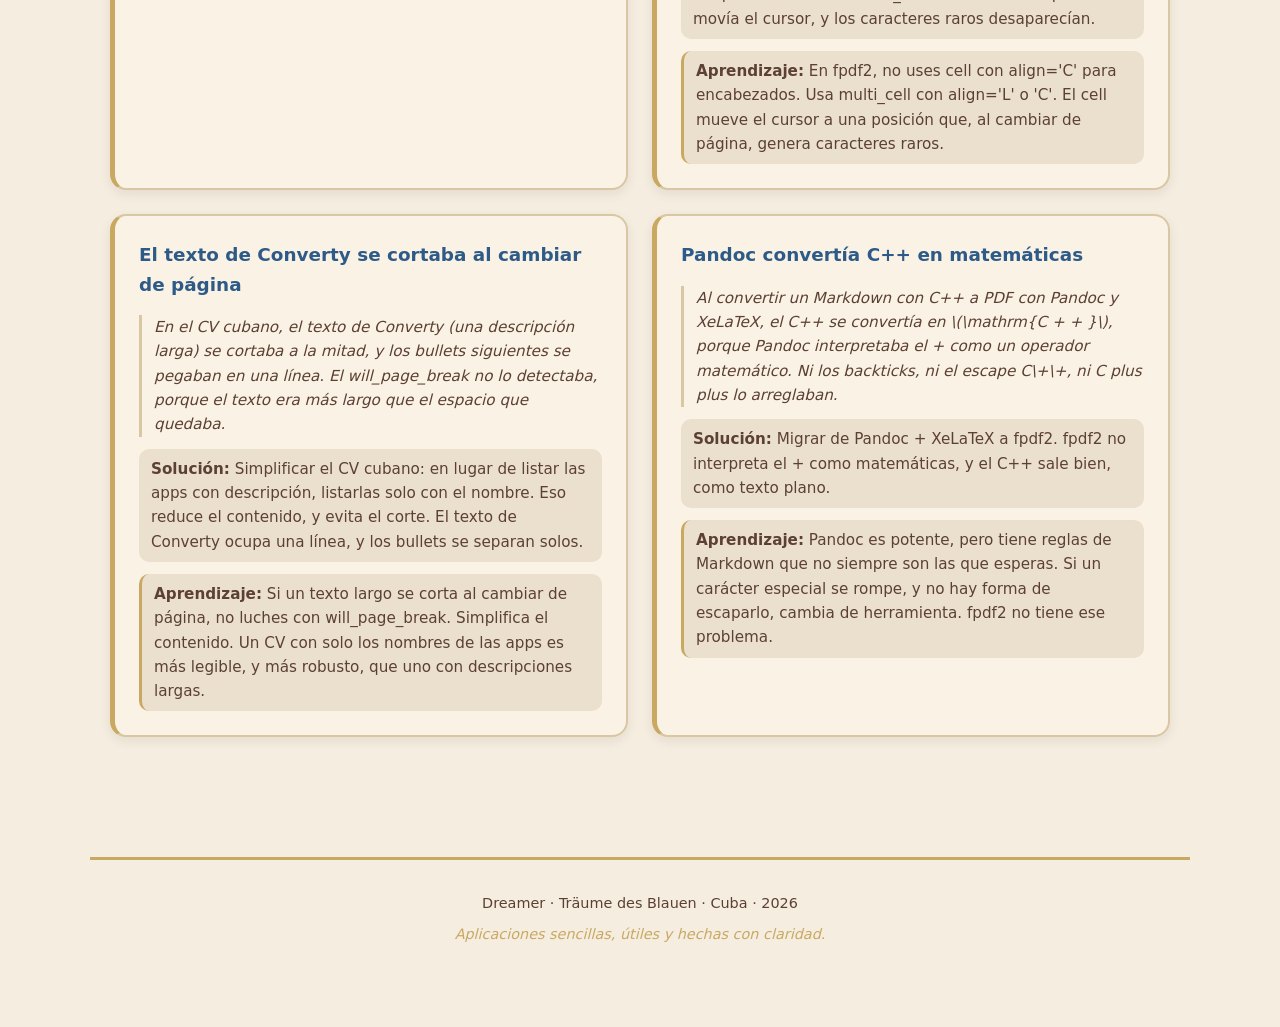
<file: docs/retos/index.html>
<!DOCTYPE html>
<html lang="es" data-theme="light">
<head>
    <meta charset="UTF-8">
    <meta name="viewport" content="width=device-width, initial-scale=1.0">
    <meta name="description" content="Retos técnicos resueltos durante el desarrollo de Träume des Blauen y otros proyectos.">
    <meta name="author" content="Dreamer (Luisi)">
    <title>Retos técnicos — Dreamer</title>
    <link rel="icon" type="image/png" href="../assets/favicon.png">
    <link rel="stylesheet" href="../style.css">
    <link rel="stylesheet" href="../shared.css">
</head>
<body>

<button class="theme-toggle" id="themeToggle" aria-label="Cambiar tema">
    <span class="theme-icon">🌙</span>
    <span class="theme-label">Modo oscuro</span>
</button>

<nav class="internal-nav" aria-label="Navegación">
    <a href="../index.html" class="back">← Volver al portafolio</a>
    <a href="../blog/index.html">Blog</a>
    <a href="../proyectos/index.html">Proyectos</a>
    <a href="../aprendizaje/index.html">Aprendizaje</a>
    <a href="../open-source/index.html">Open source</a>
</nav>

<header class="internal-header">
    <h1>Retos técnicos</h1>
    <p class="tagline">Problemas concretos y cómo los resolví</p>
</header>

<main class="internal-content">
    <p class="internal-intro" id="retosIntro">Problemas concretos que he encontrado durante el desarrollo, y cómo los he resuelto.</p>
    <div id="retosContainer" class="retos-grid">
        <p class="loading-message">Cargando retos…</p>
    </div>
</main>

<footer class="main-footer">
    <p>Dreamer · Träume des Blauen · Cuba · <span id="year"></span></p>
    <p class="footer-tagline">Aplicaciones sencillas, útiles y hechas con claridad.</p>
</footer>

<script src="../shared.js"></script>
<script>
    document.addEventListener("DOMContentLoaded", async () => {
        const data = await loadJson("../content/challenges.json");
        if (data && data.intro) {
            document.getElementById("retosIntro").textContent = data.intro;
        }
        renderChallengesFull(data, "retosContainer");
    });
</script>

</body>
</html>
</file>
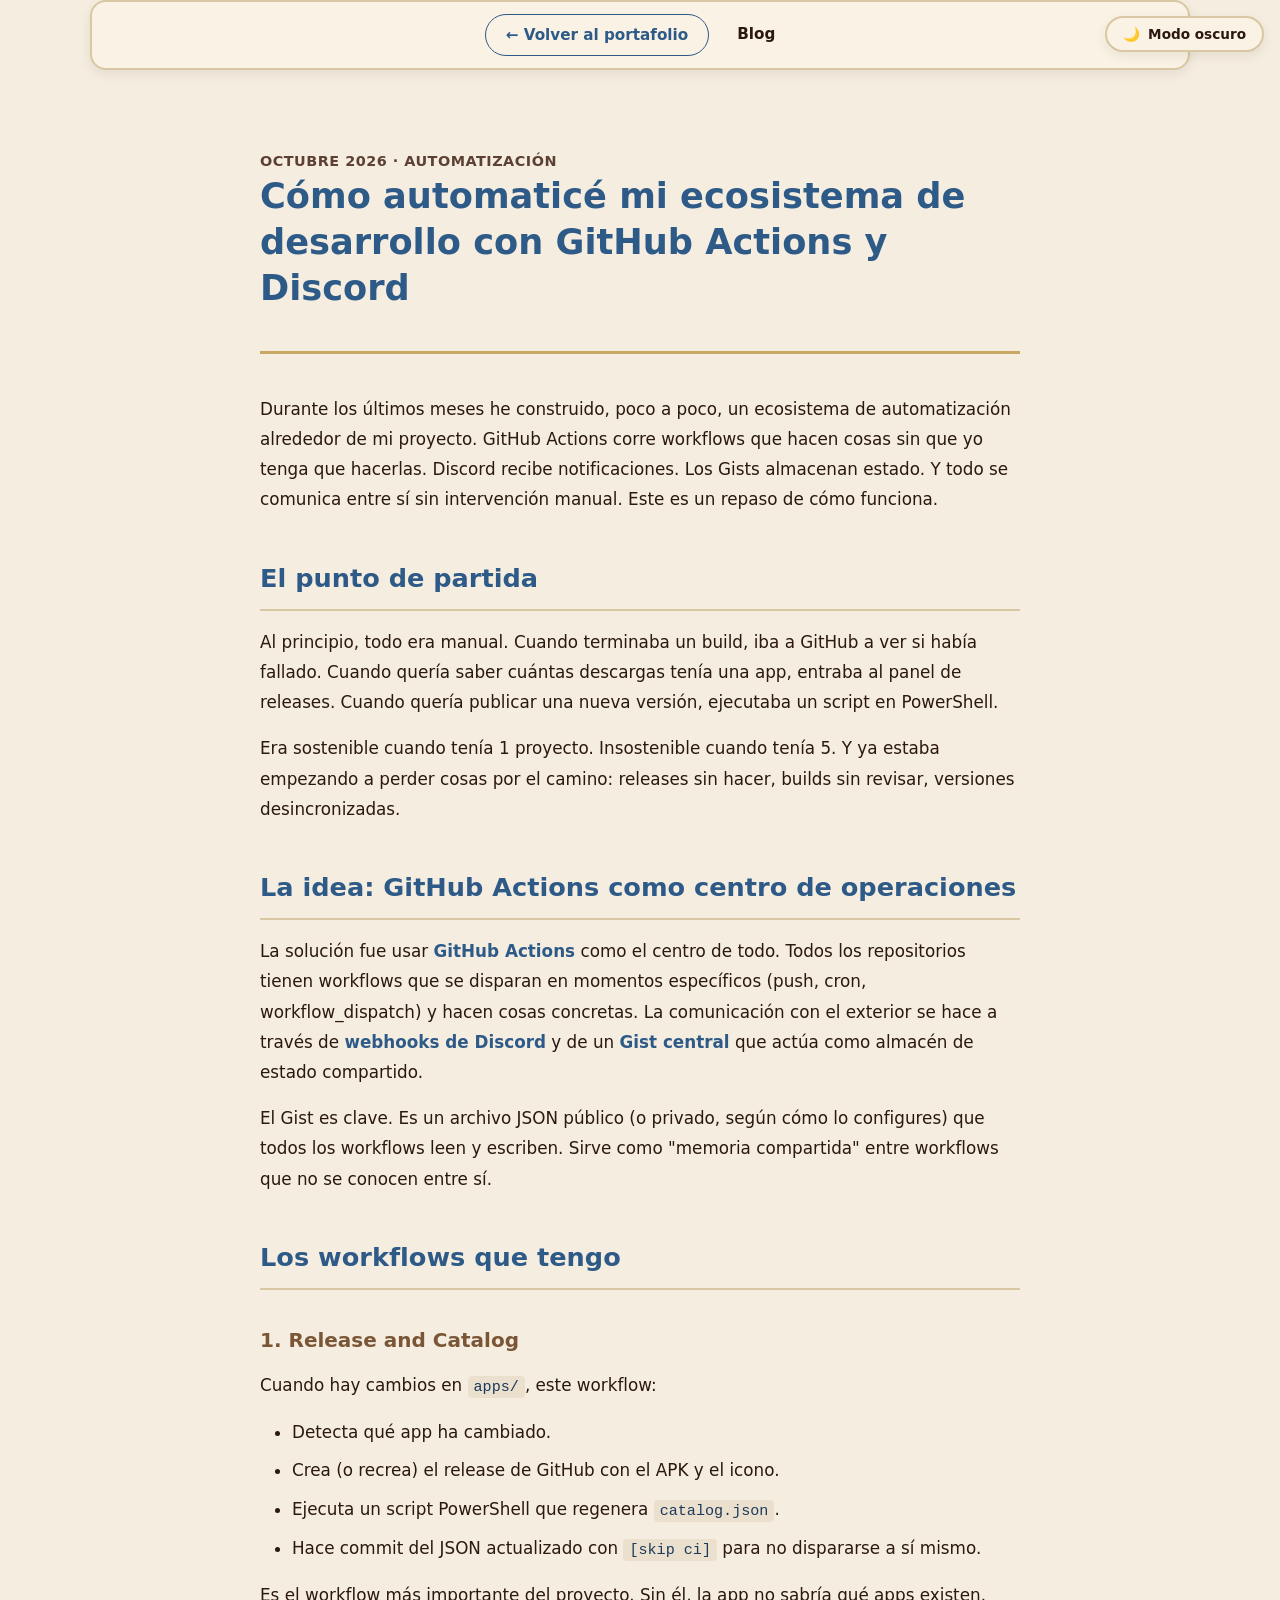
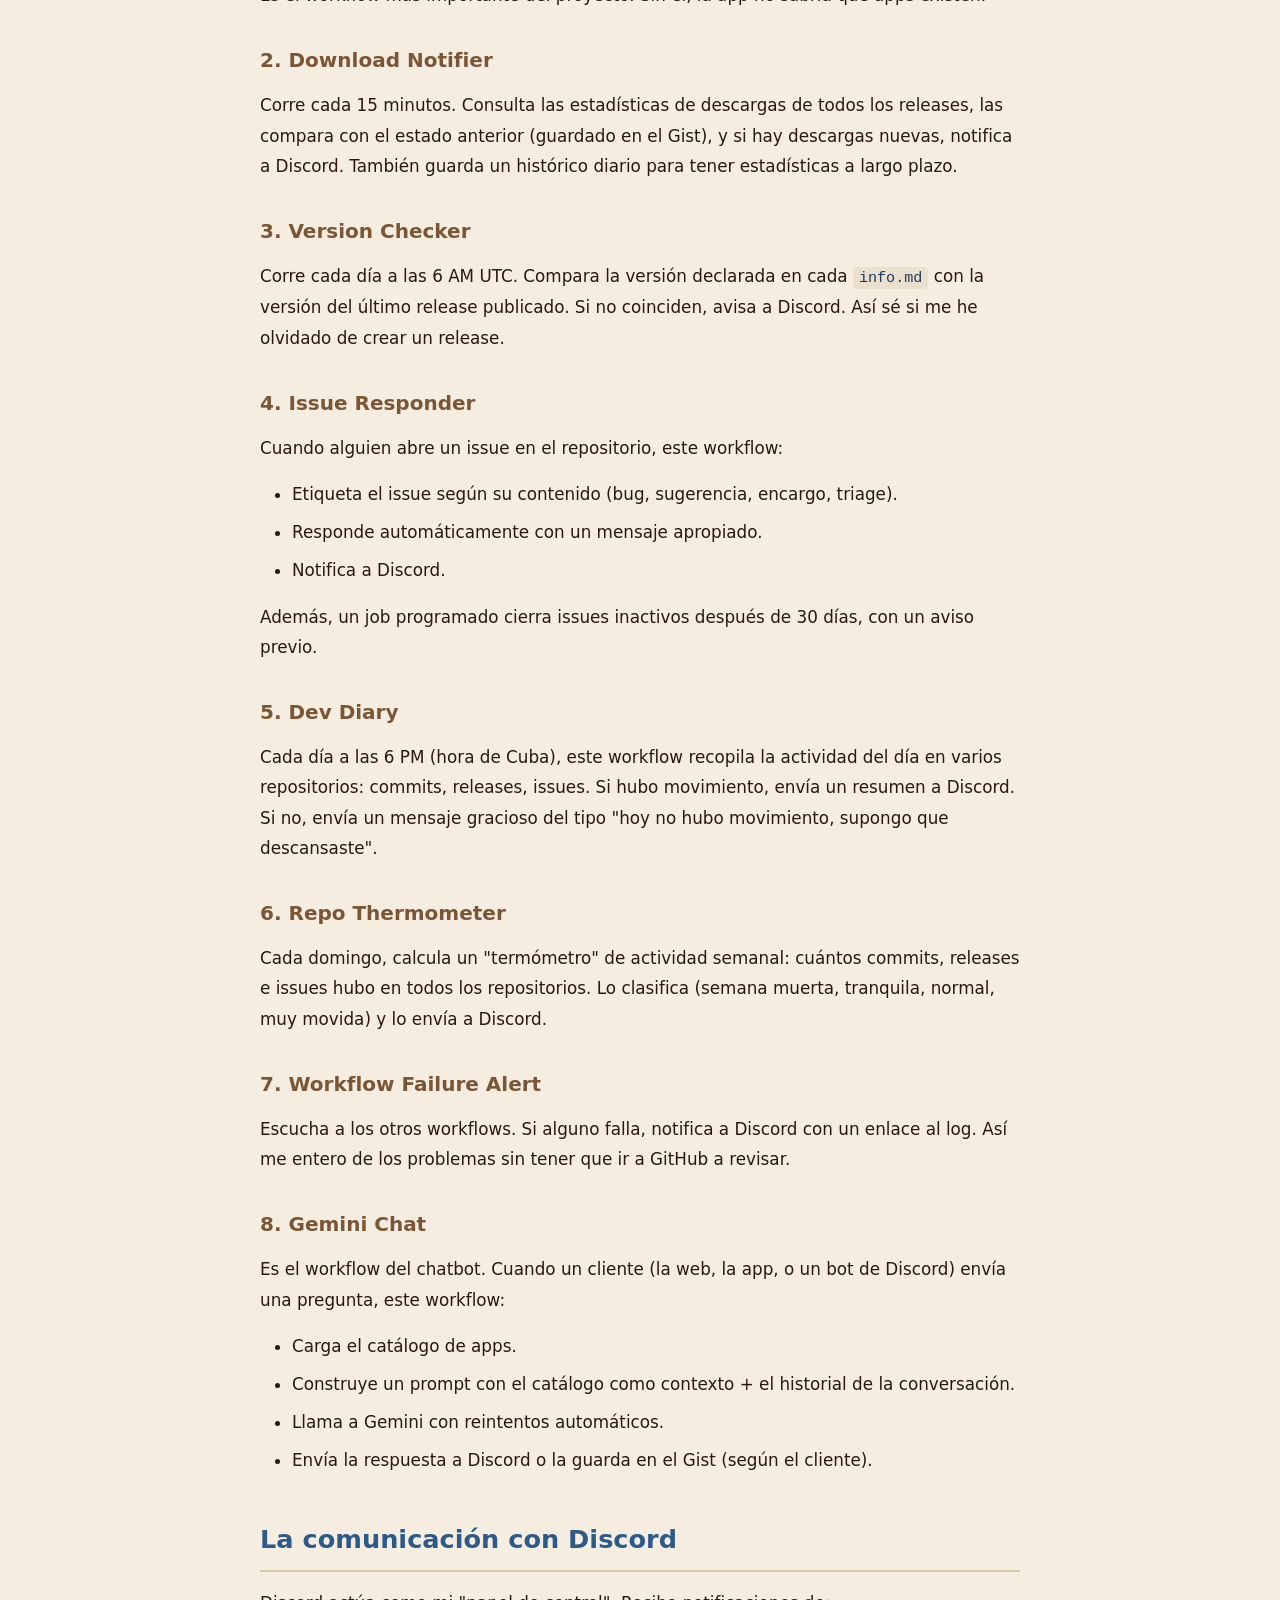
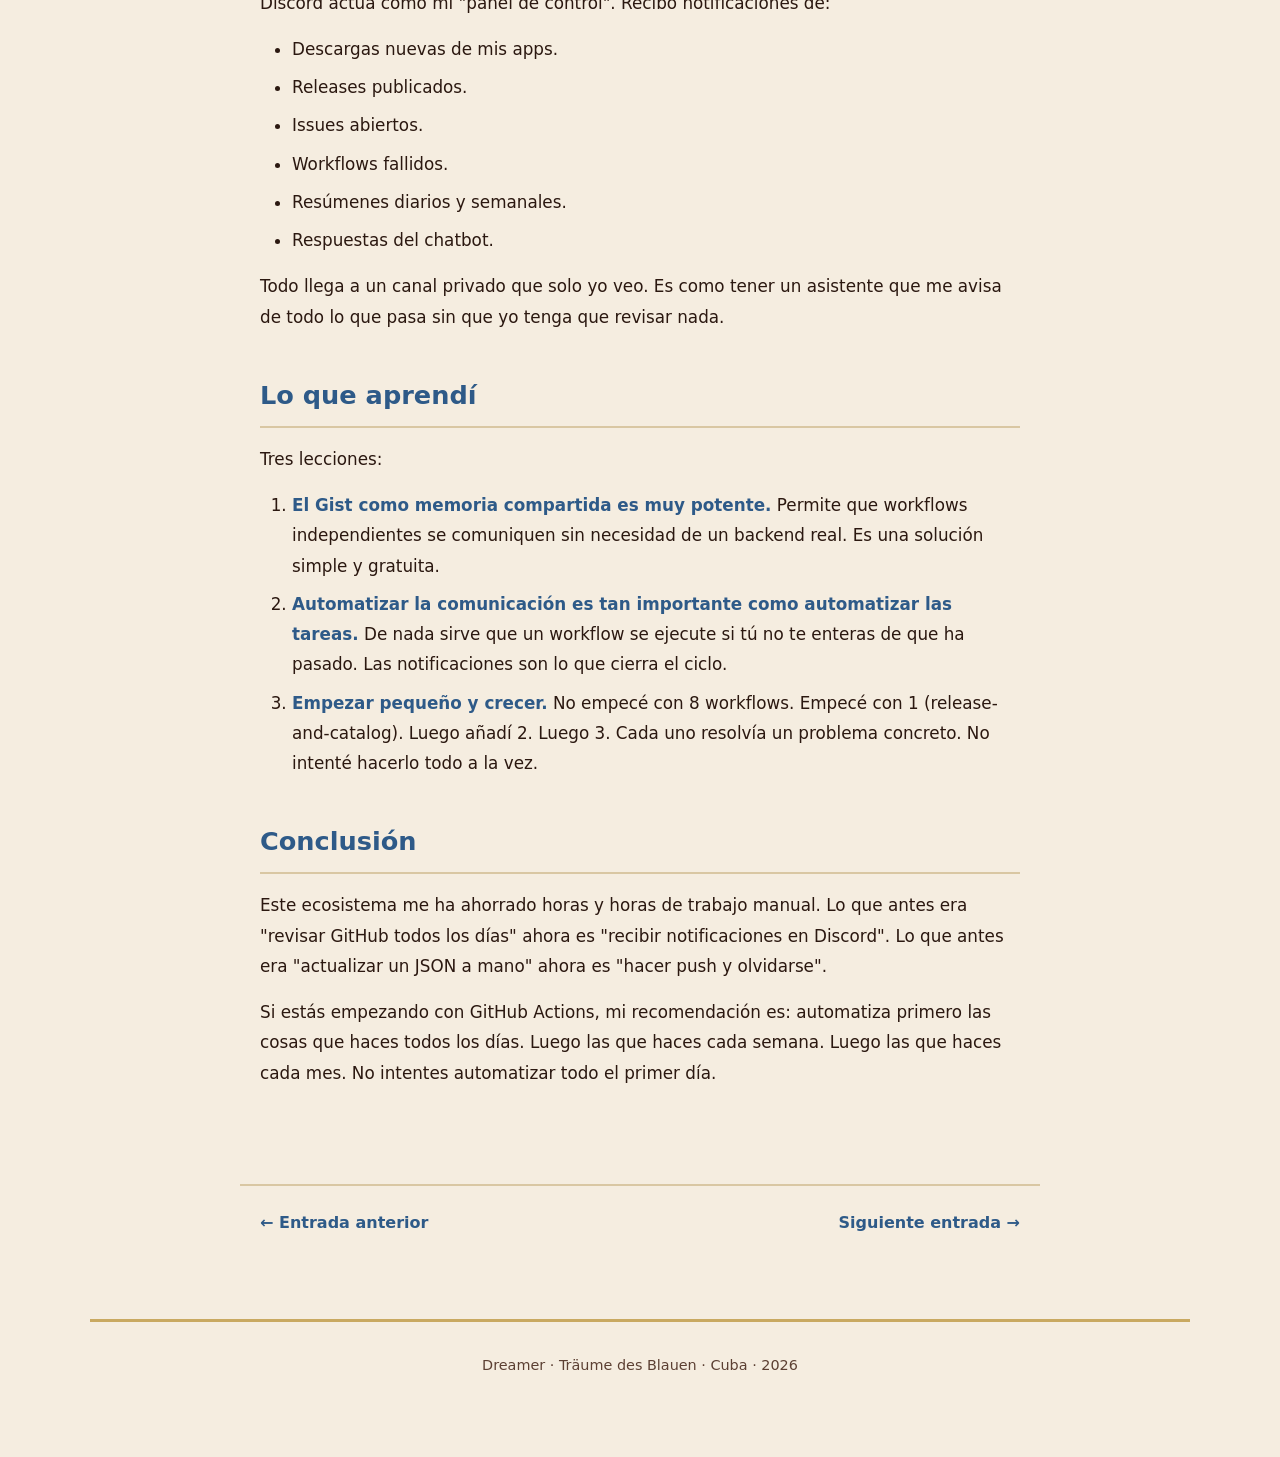
<file: docs/blog/automatizacion-ecosistema.html>
<!DOCTYPE html>
<html lang="es" data-theme="light">
<head>
    <meta charset="UTF-8">
    <meta name="viewport" content="width=device-width, initial-scale=1.0">
    <meta name="description" content="Cómo automaticé mi ecosistema de desarrollo con GitHub Actions y Discord.">
    <meta name="author" content="Dreamer (Luisi)">
    <title>Cómo automaticé mi ecosistema de desarrollo con GitHub Actions y Discord — Dreamer</title>
    <link rel="icon" type="image/png" href="../assets/favicon.png">
    <link rel="stylesheet" href="../style.css">
    <link rel="stylesheet" href="../shared.css">
</head>
<body>

<button class="theme-toggle" id="themeToggle" aria-label="Cambiar tema">
    <span class="theme-icon">🌙</span>
    <span class="theme-label">Modo oscuro</span>
</button>

<nav class="internal-nav" aria-label="Navegación">
    <a href="../index.html" class="back">← Volver al portafolio</a>
    <a href="index.html">Blog</a>
</nav>

<article class="article">

    <header class="article-header">
        <p class="article-meta">Octubre 2026 · Automatización</p>
        <h1>Cómo automaticé mi ecosistema de desarrollo con GitHub Actions y Discord</h1>
    </header>

    <div class="article-content">

        <p>Durante los últimos meses he construido, poco a poco, un ecosistema de automatización alrededor de mi proyecto. GitHub Actions corre workflows que hacen cosas sin que yo tenga que hacerlas. Discord recibe notificaciones. Los Gists almacenan estado. Y todo se comunica entre sí sin intervención manual. Este es un repaso de cómo funciona.</p>

        <h2>El punto de partida</h2>

        <p>Al principio, todo era manual. Cuando terminaba un build, iba a GitHub a ver si había fallado. Cuando quería saber cuántas descargas tenía una app, entraba al panel de releases. Cuando quería publicar una nueva versión, ejecutaba un script en PowerShell.</p>

        <p>Era sostenible cuando tenía 1 proyecto. Insostenible cuando tenía 5. Y ya estaba empezando a perder cosas por el camino: releases sin hacer, builds sin revisar, versiones desincronizadas.</p>

        <h2>La idea: GitHub Actions como centro de operaciones</h2>

        <p>La solución fue usar <strong>GitHub Actions</strong> como el centro de todo. Todos los repositorios tienen workflows que se disparan en momentos específicos (push, cron, workflow_dispatch) y hacen cosas concretas. La comunicación con el exterior se hace a través de <strong>webhooks de Discord</strong> y de un <strong>Gist central</strong> que actúa como almacén de estado compartido.</p>

        <p>El Gist es clave. Es un archivo JSON público (o privado, según cómo lo configures) que todos los workflows leen y escriben. Sirve como "memoria compartida" entre workflows que no se conocen entre sí.</p>

        <h2>Los workflows que tengo</h2>

        <h3>1. Release and Catalog</h3>

        <p>Cuando hay cambios en <code>apps/</code>, este workflow:</p>

        <ul>
            <li>Detecta qué app ha cambiado.</li>
            <li>Crea (o recrea) el release de GitHub con el APK y el icono.</li>
            <li>Ejecuta un script PowerShell que regenera <code>catalog.json</code>.</li>
            <li>Hace commit del JSON actualizado con <code>[skip ci]</code> para no dispararse a sí mismo.</li>
        </ul>

        <p>Es el workflow más importante del proyecto. Sin él, la app no sabría qué apps existen.</p>

        <h3>2. Download Notifier</h3>

        <p>Corre cada 15 minutos. Consulta las estadísticas de descargas de todos los releases, las compara con el estado anterior (guardado en el Gist), y si hay descargas nuevas, notifica a Discord. También guarda un histórico diario para tener estadísticas a largo plazo.</p>

        <h3>3. Version Checker</h3>

        <p>Corre cada día a las 6 AM UTC. Compara la versión declarada en cada <code>info.md</code> con la versión del último release publicado. Si no coinciden, avisa a Discord. Así sé si me he olvidado de crear un release.</p>

        <h3>4. Issue Responder</h3>

        <p>Cuando alguien abre un issue en el repositorio, este workflow:</p>

        <ul>
            <li>Etiqueta el issue según su contenido (bug, sugerencia, encargo, triage).</li>
            <li>Responde automáticamente con un mensaje apropiado.</li>
            <li>Notifica a Discord.</li>
        </ul>

        <p>Además, un job programado cierra issues inactivos después de 30 días, con un aviso previo.</p>

        <h3>5. Dev Diary</h3>

        <p>Cada día a las 6 PM (hora de Cuba), este workflow recopila la actividad del día en varios repositorios: commits, releases, issues. Si hubo movimiento, envía un resumen a Discord. Si no, envía un mensaje gracioso del tipo "hoy no hubo movimiento, supongo que descansaste".</p>

        <h3>6. Repo Thermometer</h3>

        <p>Cada domingo, calcula un "termómetro" de actividad semanal: cuántos commits, releases e issues hubo en todos los repositorios. Lo clasifica (semana muerta, tranquila, normal, muy movida) y lo envía a Discord.</p>

        <h3>7. Workflow Failure Alert</h3>

        <p>Escucha a los otros workflows. Si alguno falla, notifica a Discord con un enlace al log. Así me entero de los problemas sin tener que ir a GitHub a revisar.</p>

        <h3>8. Gemini Chat</h3>

        <p>Es el workflow del chatbot. Cuando un cliente (la web, la app, o un bot de Discord) envía una pregunta, este workflow:</p>

        <ul>
            <li>Carga el catálogo de apps.</li>
            <li>Construye un prompt con el catálogo como contexto + el historial de la conversación.</li>
            <li>Llama a Gemini con reintentos automáticos.</li>
            <li>Envía la respuesta a Discord o la guarda en el Gist (según el cliente).</li>
        </ul>

        <h2>La comunicación con Discord</h2>

        <p>Discord actúa como mi "panel de control". Recibo notificaciones de:</p>

        <ul>
            <li>Descargas nuevas de mis apps.</li>
            <li>Releases publicados.</li>
            <li>Issues abiertos.</li>
            <li>Workflows fallidos.</li>
            <li>Resúmenes diarios y semanales.</li>
            <li>Respuestas del chatbot.</li>
        </ul>

        <p>Todo llega a un canal privado que solo yo veo. Es como tener un asistente que me avisa de todo lo que pasa sin que yo tenga que revisar nada.</p>

        <h2>Lo que aprendí</h2>

        <p>Tres lecciones:</p>

        <ol>
            <li><strong>El Gist como memoria compartida es muy potente.</strong> Permite que workflows independientes se comuniquen sin necesidad de un backend real. Es una solución simple y gratuita.</li>
            <li><strong>Automatizar la comunicación es tan importante como automatizar las tareas.</strong> De nada sirve que un workflow se ejecute si tú no te enteras de que ha pasado. Las notificaciones son lo que cierra el ciclo.</li>
            <li><strong>Empezar pequeño y crecer.</strong> No empecé con 8 workflows. Empecé con 1 (release-and-catalog). Luego añadí 2. Luego 3. Cada uno resolvía un problema concreto. No intenté hacerlo todo a la vez.</li>
        </ol>

        <h2>Conclusión</h2>

        <p>Este ecosistema me ha ahorrado horas y horas de trabajo manual. Lo que antes era "revisar GitHub todos los días" ahora es "recibir notificaciones en Discord". Lo que antes era "actualizar un JSON a mano" ahora es "hacer push y olvidarse".</p>

        <p>Si estás empezando con GitHub Actions, mi recomendación es: automatiza primero las cosas que haces todos los días. Luego las que haces cada semana. Luego las que haces cada mes. No intentes automatizar todo el primer día.</p>

    </div>

</article>

<nav class="article-nav">
    <a href="portafolio-sin-romper-app.html">← Entrada anterior</a>
    <a href="monitor-empleo.html">Siguiente entrada →</a>
</nav>

<footer class="main-footer">
    <p>Dreamer · Träume des Blauen · Cuba · <span id="year"></span></p>
</footer>

<script src="../shared.js"></script>

</body>
</html>
</file>
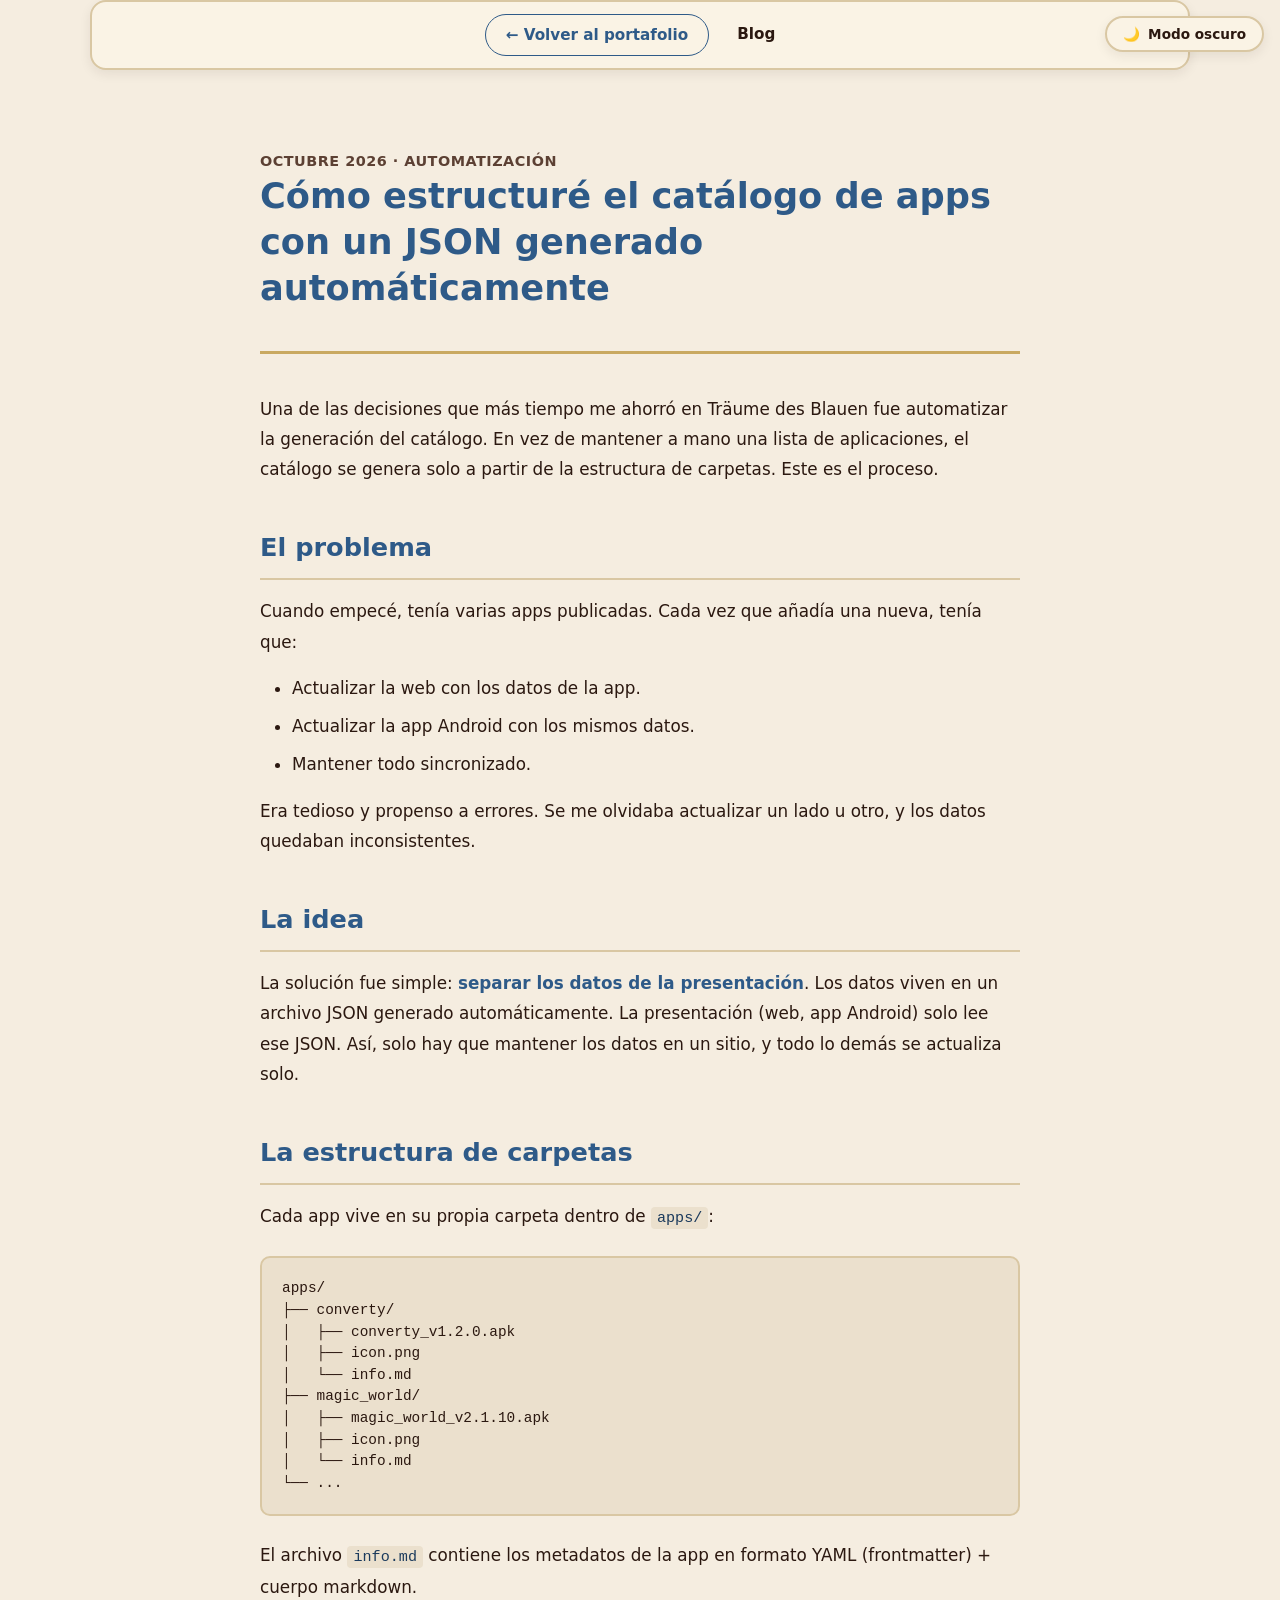
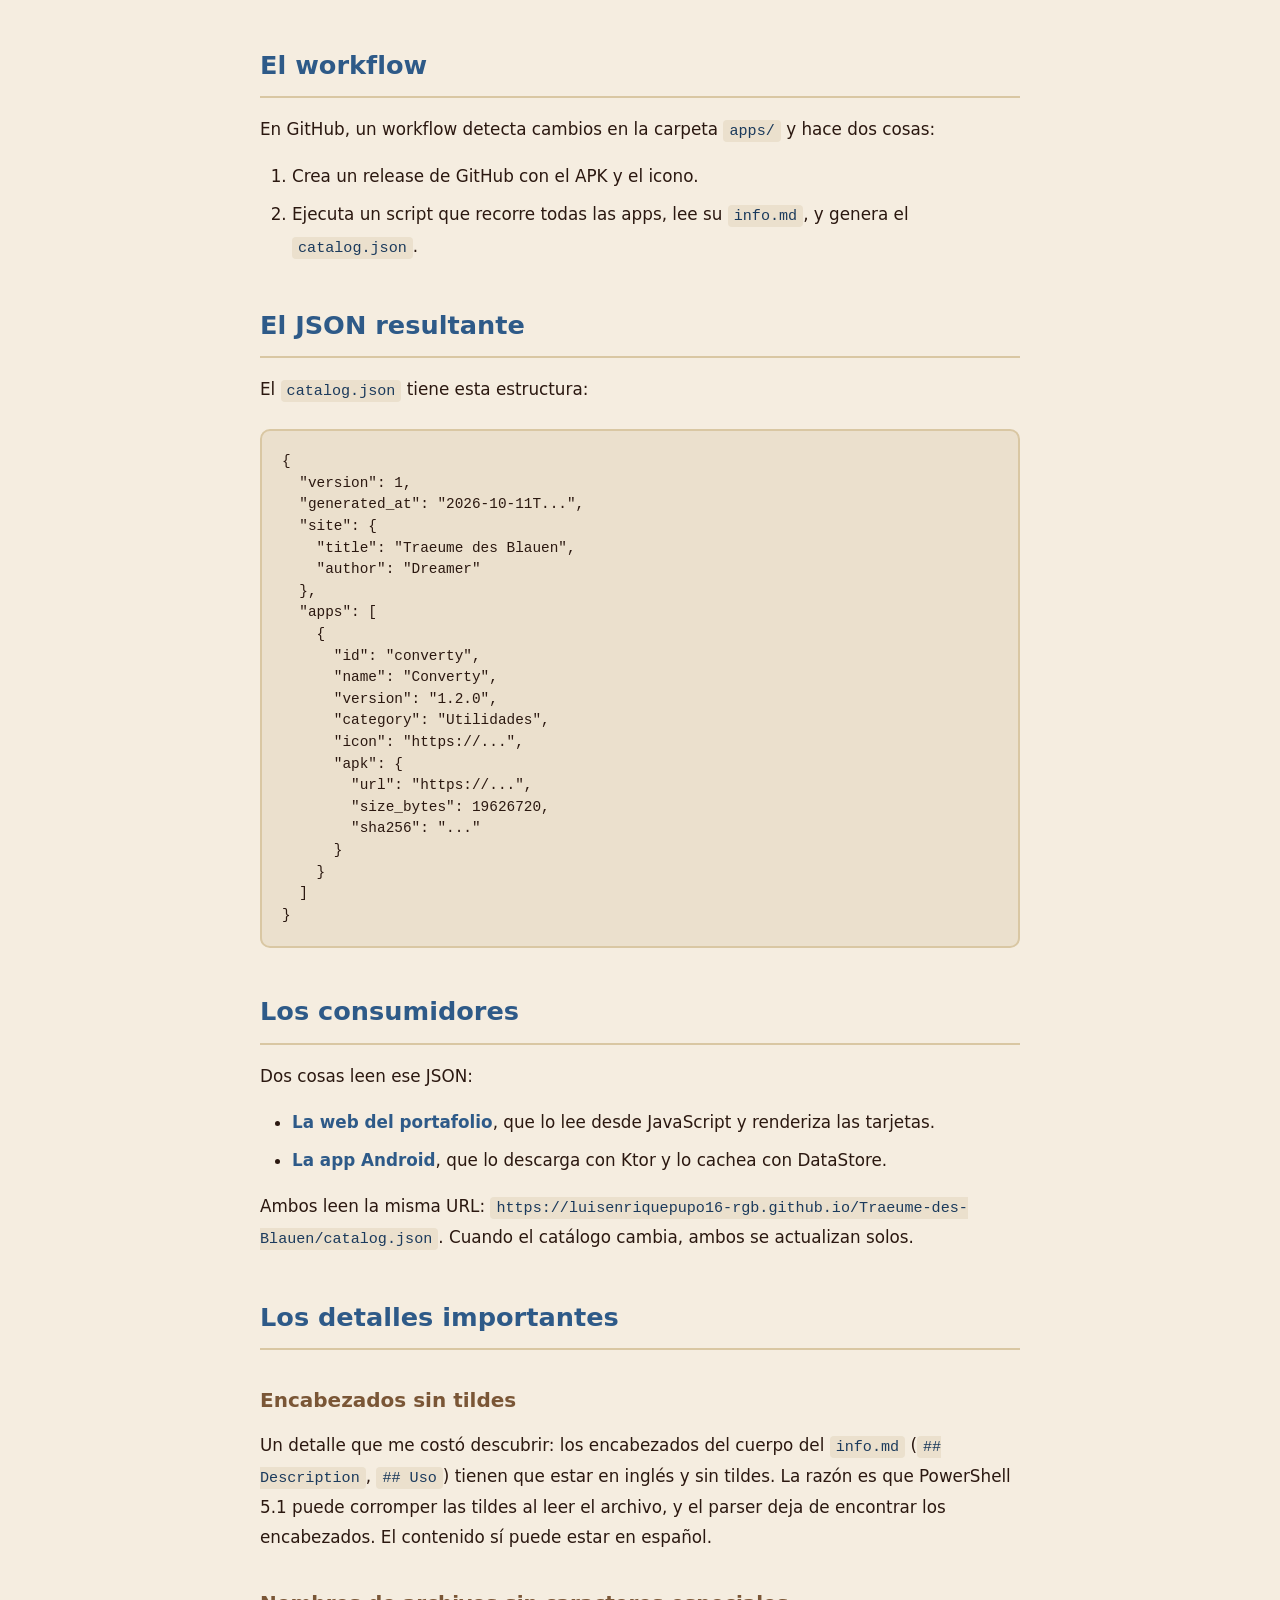
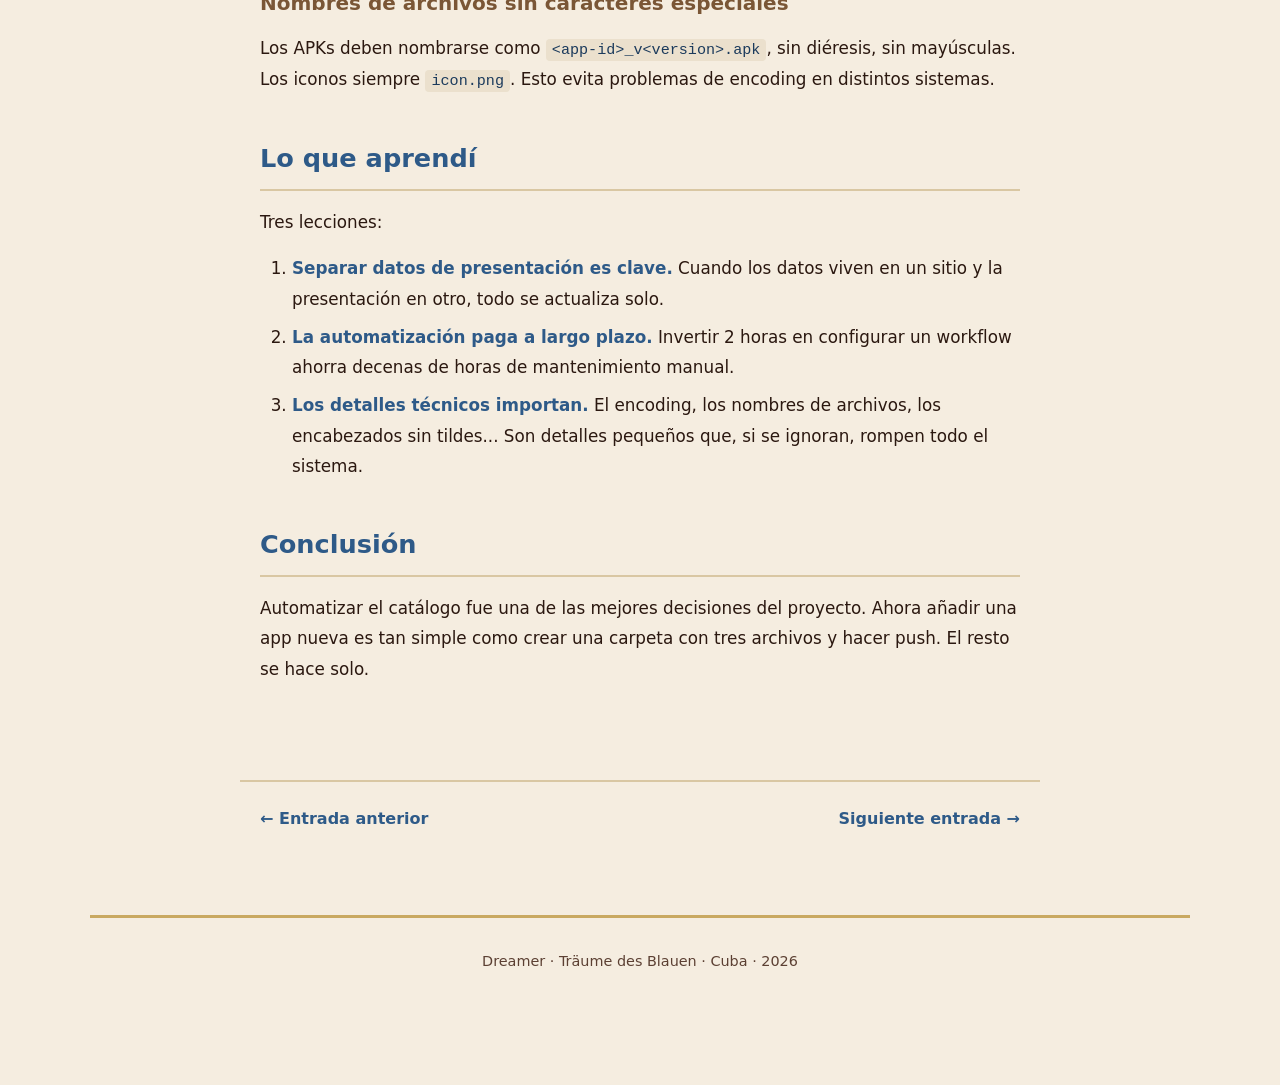
<file: docs/blog/catalogo-json.html>
<!DOCTYPE html>
<html lang="es" data-theme="light">
<head>
    <meta charset="UTF-8">
    <meta name="viewport" content="width=device-width, initial-scale=1.0">
    <meta name="description" content="Cómo estructuré el catálogo de apps con un JSON generado automáticamente.">
    <meta name="author" content="Dreamer (Luisi)">
    <title>Cómo estructuré el catálogo de apps con un JSON generado automáticamente — Dreamer</title>
    <link rel="icon" type="image/png" href="../assets/favicon.png">
    <link rel="stylesheet" href="../style.css">
    <link rel="stylesheet" href="../shared.css">
</head>
<body>

<button class="theme-toggle" id="themeToggle" aria-label="Cambiar tema">
    <span class="theme-icon">🌙</span>
    <span class="theme-label">Modo oscuro</span>
</button>

<nav class="internal-nav" aria-label="Navegación">
    <a href="../index.html" class="back">← Volver al portafolio</a>
    <a href="index.html">Blog</a>
</nav>

<article class="article">

    <header class="article-header">
        <p class="article-meta">Octubre 2026 · Automatización</p>
        <h1>Cómo estructuré el catálogo de apps con un JSON generado automáticamente</h1>
    </header>

    <div class="article-content">

        <p>Una de las decisiones que más tiempo me ahorró en Träume des Blauen fue automatizar la generación del catálogo. En vez de mantener a mano una lista de aplicaciones, el catálogo se genera solo a partir de la estructura de carpetas. Este es el proceso.</p>

        <h2>El problema</h2>

        <p>Cuando empecé, tenía varias apps publicadas. Cada vez que añadía una nueva, tenía que:</p>

        <ul>
            <li>Actualizar la web con los datos de la app.</li>
            <li>Actualizar la app Android con los mismos datos.</li>
            <li>Mantener todo sincronizado.</li>
        </ul>

        <p>Era tedioso y propenso a errores. Se me olvidaba actualizar un lado u otro, y los datos quedaban inconsistentes.</p>

        <h2>La idea</h2>

        <p>La solución fue simple: <strong>separar los datos de la presentación</strong>. Los datos viven en un archivo JSON generado automáticamente. La presentación (web, app Android) solo lee ese JSON. Así, solo hay que mantener los datos en un sitio, y todo lo demás se actualiza solo.</p>

        <h2>La estructura de carpetas</h2>

        <p>Cada app vive en su propia carpeta dentro de <code>apps/</code>:</p>

        <pre><code>apps/
├── converty/
│   ├── converty_v1.2.0.apk
│   ├── icon.png
│   └── info.md
├── magic_world/
│   ├── magic_world_v2.1.10.apk
│   ├── icon.png
│   └── info.md
└── ...</code></pre>

        <p>El archivo <code>info.md</code> contiene los metadatos de la app en formato YAML (frontmatter) + cuerpo markdown.</p>

        <h2>El workflow</h2>

        <p>En GitHub, un workflow detecta cambios en la carpeta <code>apps/</code> y hace dos cosas:</p>

        <ol>
            <li>Crea un release de GitHub con el APK y el icono.</li>
            <li>Ejecuta un script que recorre todas las apps, lee su <code>info.md</code>, y genera el <code>catalog.json</code>.</li>
        </ol>

        <h2>El JSON resultante</h2>

        <p>El <code>catalog.json</code> tiene esta estructura:</p>

        <pre><code>{
  "version": 1,
  "generated_at": "2026-10-11T...",
  "site": {
    "title": "Traeume des Blauen",
    "author": "Dreamer"
  },
  "apps": [
    {
      "id": "converty",
      "name": "Converty",
      "version": "1.2.0",
      "category": "Utilidades",
      "icon": "https://...",
      "apk": {
        "url": "https://...",
        "size_bytes": 19626720,
        "sha256": "..."
      }
    }
  ]
}</code></pre>

        <h2>Los consumidores</h2>

        <p>Dos cosas leen ese JSON:</p>

        <ul>
            <li><strong>La web del portafolio</strong>, que lo lee desde JavaScript y renderiza las tarjetas.</li>
            <li><strong>La app Android</strong>, que lo descarga con Ktor y lo cachea con DataStore.</li>
        </ul>

        <p>Ambos leen la misma URL: <code>https://luisenriquepupo16-rgb.github.io/Traeume-des-Blauen/catalog.json</code>. Cuando el catálogo cambia, ambos se actualizan solos.</p>

        <h2>Los detalles importantes</h2>

        <h3>Encabezados sin tildes</h3>

        <p>Un detalle que me costó descubrir: los encabezados del cuerpo del <code>info.md</code> (<code>## Description</code>, <code>## Uso</code>) tienen que estar en inglés y sin tildes. La razón es que PowerShell 5.1 puede corromper las tildes al leer el archivo, y el parser deja de encontrar los encabezados. El contenido sí puede estar en español.</p>

        <h3>Nombres de archivos sin caracteres especiales</h3>

        <p>Los APKs deben nombrarse como <code>&lt;app-id&gt;_v&lt;version&gt;.apk</code>, sin diéresis, sin mayúsculas. Los iconos siempre <code>icon.png</code>. Esto evita problemas de encoding en distintos sistemas.</p>

        <h2>Lo que aprendí</h2>

        <p>Tres lecciones:</p>

        <ol>
            <li><strong>Separar datos de presentación es clave.</strong> Cuando los datos viven en un sitio y la presentación en otro, todo se actualiza solo.</li>
            <li><strong>La automatización paga a largo plazo.</strong> Invertir 2 horas en configurar un workflow ahorra decenas de horas de mantenimiento manual.</li>
            <li><strong>Los detalles técnicos importan.</strong> El encoding, los nombres de archivos, los encabezados sin tildes... Son detalles pequeños que, si se ignoran, rompen todo el sistema.</li>
        </ol>

        <h2>Conclusión</h2>

        <p>Automatizar el catálogo fue una de las mejores decisiones del proyecto. Ahora añadir una app nueva es tan simple como crear una carpeta con tres archivos y hacer push. El resto se hace solo.</p>

    </div>

</article>

<nav class="article-nav">
    <a href="descargas-background.html">← Entrada anterior</a>
    <a href="portafolio-sin-romper-app.html">Siguiente entrada →</a>
</nav>

<footer class="main-footer">
    <p>Dreamer · Träume des Blauen · Cuba · <span id="year"></span></p>
</footer>

<script src="../shared.js"></script>

</body>
</html>
</file>
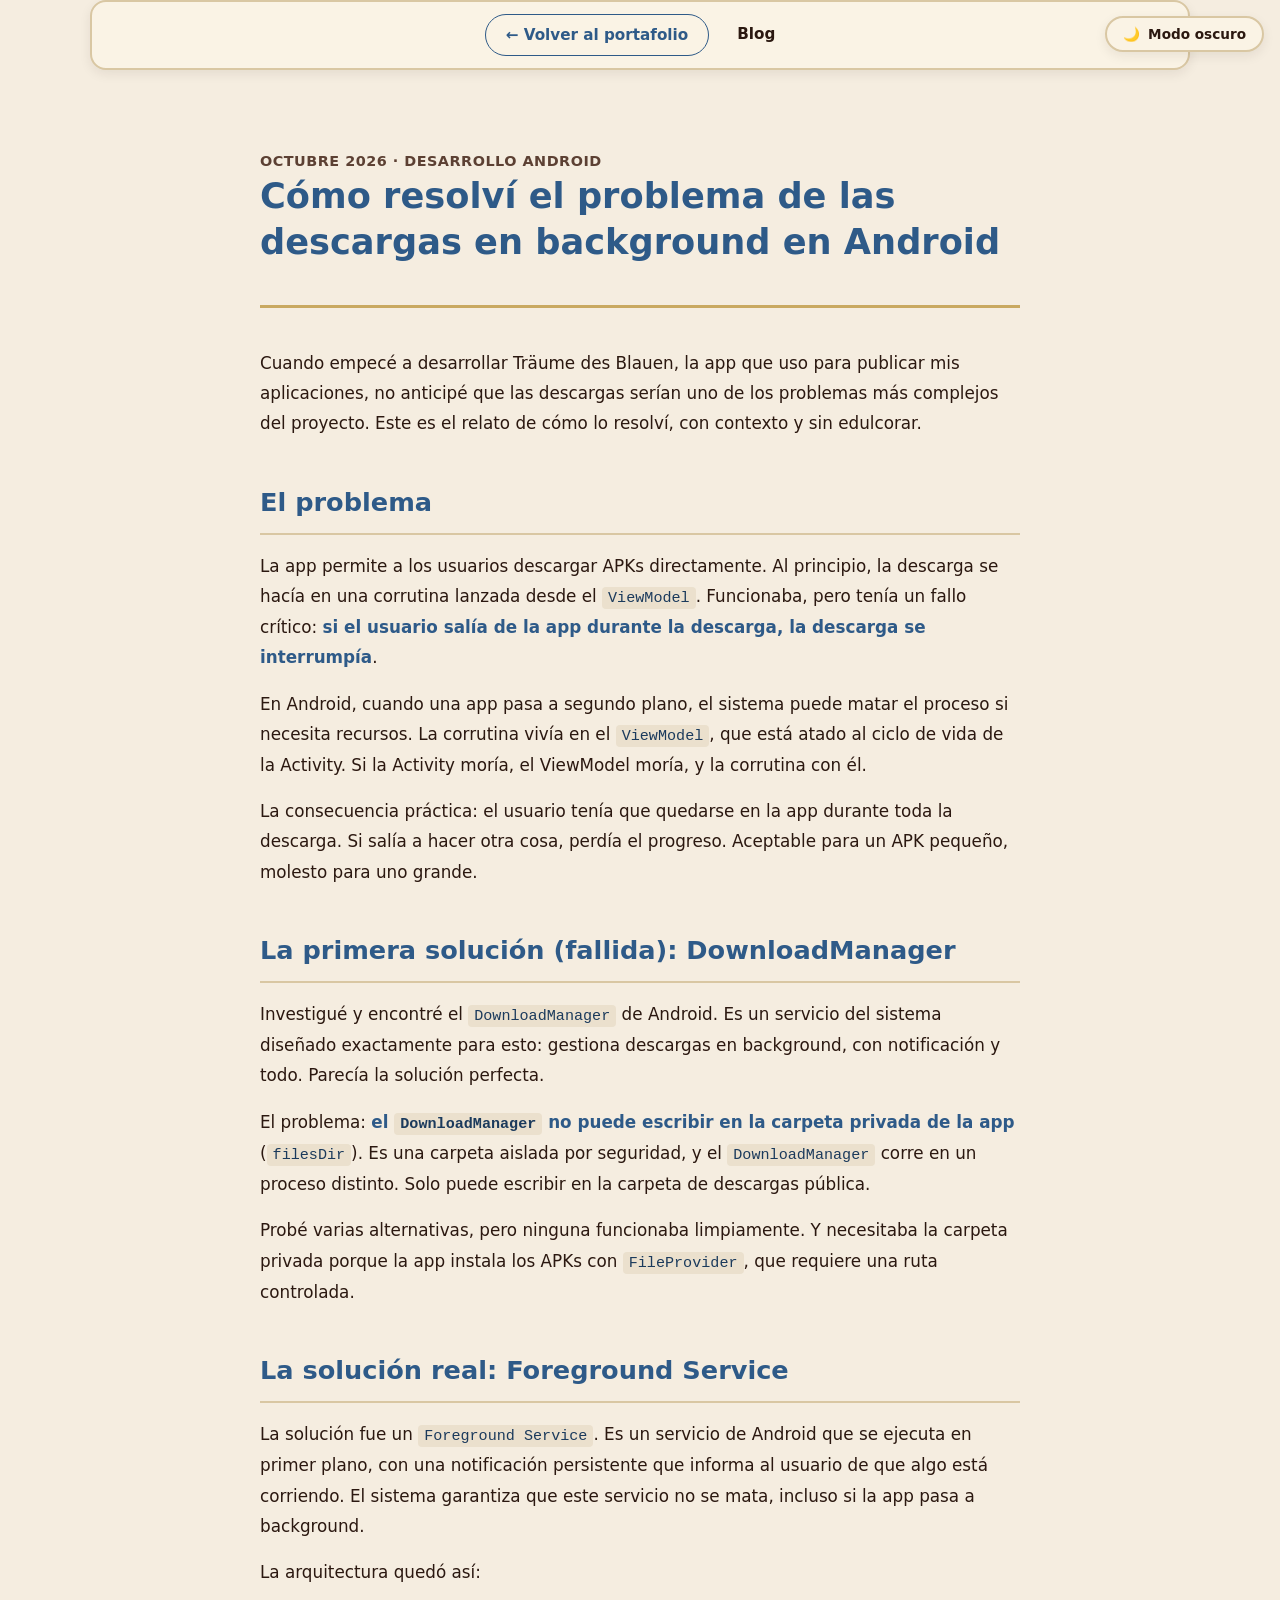
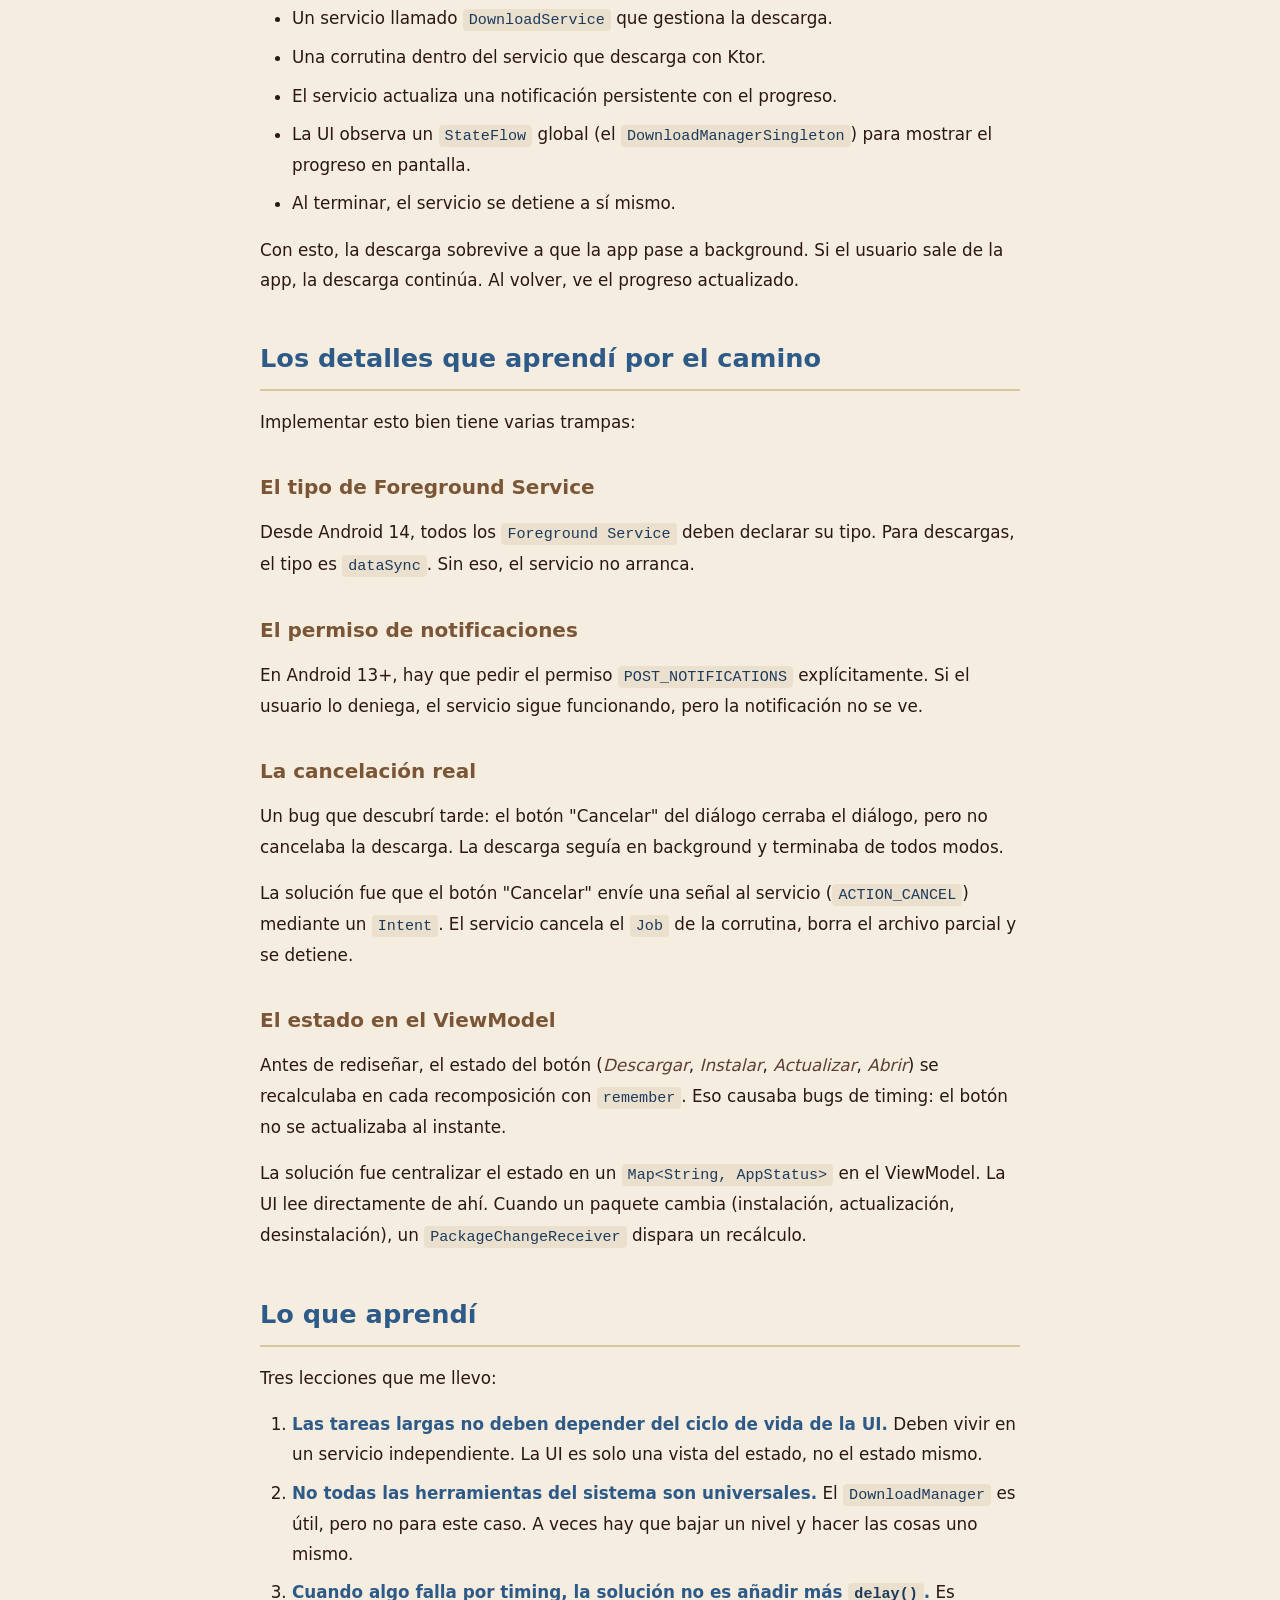
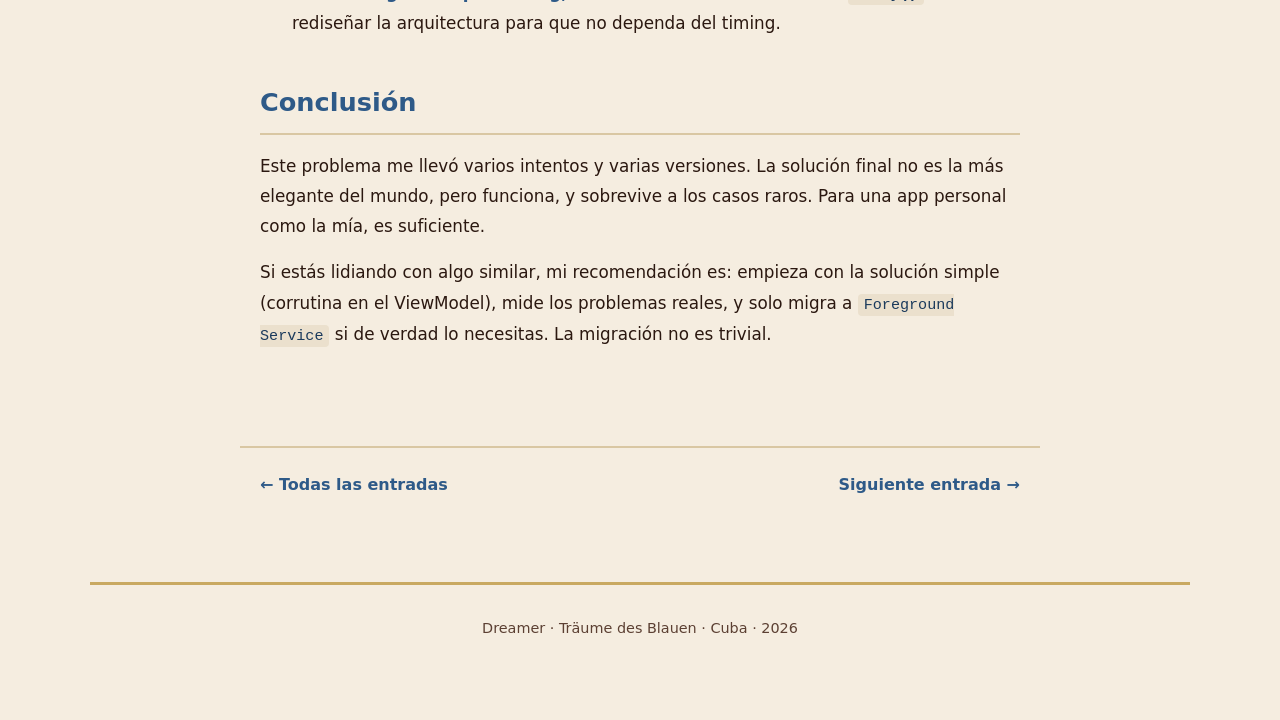
<file: docs/blog/descargas-background.html>
<!DOCTYPE html>
<html lang="es" data-theme="light">
<head>
    <meta charset="UTF-8">
    <meta name="viewport" content="width=device-width, initial-scale=1.0">
    <meta name="description" content="Cómo resolví el problema de las descargas en background en Android con un Foreground Service.">
    <meta name="author" content="Dreamer (Luisi)">
    <title>Cómo resolví el problema de las descargas en background — Dreamer</title>
    <link rel="icon" type="image/png" href="../assets/favicon.png">
    <link rel="stylesheet" href="../style.css">
    <link rel="stylesheet" href="../shared.css">
</head>
<body>

<button class="theme-toggle" id="themeToggle" aria-label="Cambiar tema">
    <span class="theme-icon">🌙</span>
    <span class="theme-label">Modo oscuro</span>
</button>

<nav class="internal-nav" aria-label="Navegación">
    <a href="../index.html" class="back">← Volver al portafolio</a>
    <a href="index.html">Blog</a>
</nav>

<article class="article">

    <header class="article-header">
        <p class="article-meta">Octubre 2026 · Desarrollo Android</p>
        <h1>Cómo resolví el problema de las descargas en background en Android</h1>
    </header>

    <div class="article-content">

        <p>Cuando empecé a desarrollar Träume des Blauen, la app que uso para publicar mis aplicaciones, no anticipé que las descargas serían uno de los problemas más complejos del proyecto. Este es el relato de cómo lo resolví, con contexto y sin edulcorar.</p>

        <h2>El problema</h2>

        <p>La app permite a los usuarios descargar APKs directamente. Al principio, la descarga se hacía en una corrutina lanzada desde el <code>ViewModel</code>. Funcionaba, pero tenía un fallo crítico: <strong>si el usuario salía de la app durante la descarga, la descarga se interrumpía</strong>.</p>

        <p>En Android, cuando una app pasa a segundo plano, el sistema puede matar el proceso si necesita recursos. La corrutina vivía en el <code>ViewModel</code>, que está atado al ciclo de vida de la Activity. Si la Activity moría, el ViewModel moría, y la corrutina con él.</p>

        <p>La consecuencia práctica: el usuario tenía que quedarse en la app durante toda la descarga. Si salía a hacer otra cosa, perdía el progreso. Aceptable para un APK pequeño, molesto para uno grande.</p>

        <h2>La primera solución (fallida): DownloadManager</h2>

        <p>Investigué y encontré el <code>DownloadManager</code> de Android. Es un servicio del sistema diseñado exactamente para esto: gestiona descargas en background, con notificación y todo. Parecía la solución perfecta.</p>

        <p>El problema: <strong>el <code>DownloadManager</code> no puede escribir en la carpeta privada de la app</strong> (<code>filesDir</code>). Es una carpeta aislada por seguridad, y el <code>DownloadManager</code> corre en un proceso distinto. Solo puede escribir en la carpeta de descargas pública.</p>

        <p>Probé varias alternativas, pero ninguna funcionaba limpiamente. Y necesitaba la carpeta privada porque la app instala los APKs con <code>FileProvider</code>, que requiere una ruta controlada.</p>

        <h2>La solución real: Foreground Service</h2>

        <p>La solución fue un <code>Foreground Service</code>. Es un servicio de Android que se ejecuta en primer plano, con una notificación persistente que informa al usuario de que algo está corriendo. El sistema garantiza que este servicio no se mata, incluso si la app pasa a background.</p>

        <p>La arquitectura quedó así:</p>

        <ul>
            <li>Un servicio llamado <code>DownloadService</code> que gestiona la descarga.</li>
            <li>Una corrutina dentro del servicio que descarga con Ktor.</li>
            <li>El servicio actualiza una notificación persistente con el progreso.</li>
            <li>La UI observa un <code>StateFlow</code> global (el <code>DownloadManagerSingleton</code>) para mostrar el progreso en pantalla.</li>
            <li>Al terminar, el servicio se detiene a sí mismo.</li>
        </ul>

        <p>Con esto, la descarga sobrevive a que la app pase a background. Si el usuario sale de la app, la descarga continúa. Al volver, ve el progreso actualizado.</p>

        <h2>Los detalles que aprendí por el camino</h2>

        <p>Implementar esto bien tiene varias trampas:</p>

        <h3>El tipo de Foreground Service</h3>

        <p>Desde Android 14, todos los <code>Foreground Service</code> deben declarar su tipo. Para descargas, el tipo es <code>dataSync</code>. Sin eso, el servicio no arranca.</p>

        <h3>El permiso de notificaciones</h3>

        <p>En Android 13+, hay que pedir el permiso <code>POST_NOTIFICATIONS</code> explícitamente. Si el usuario lo deniega, el servicio sigue funcionando, pero la notificación no se ve.</p>

        <h3>La cancelación real</h3>

        <p>Un bug que descubrí tarde: el botón "Cancelar" del diálogo cerraba el diálogo, pero no cancelaba la descarga. La descarga seguía en background y terminaba de todos modos.</p>

        <p>La solución fue que el botón "Cancelar" envíe una señal al servicio (<code>ACTION_CANCEL</code>) mediante un <code>Intent</code>. El servicio cancela el <code>Job</code> de la corrutina, borra el archivo parcial y se detiene.</p>

        <h3>El estado en el ViewModel</h3>

        <p>Antes de rediseñar, el estado del botón (<em>Descargar</em>, <em>Instalar</em>, <em>Actualizar</em>, <em>Abrir</em>) se recalculaba en cada recomposición con <code>remember</code>. Eso causaba bugs de timing: el botón no se actualizaba al instante.</p>

        <p>La solución fue centralizar el estado en un <code>Map&lt;String, AppStatus&gt;</code> en el ViewModel. La UI lee directamente de ahí. Cuando un paquete cambia (instalación, actualización, desinstalación), un <code>PackageChangeReceiver</code> dispara un recálculo.</p>

        <h2>Lo que aprendí</h2>

        <p>Tres lecciones que me llevo:</p>

        <ol>
            <li><strong>Las tareas largas no deben depender del ciclo de vida de la UI.</strong> Deben vivir en un servicio independiente. La UI es solo una vista del estado, no el estado mismo.</li>
            <li><strong>No todas las herramientas del sistema son universales.</strong> El <code>DownloadManager</code> es útil, pero no para este caso. A veces hay que bajar un nivel y hacer las cosas uno mismo.</li>
            <li><strong>Cuando algo falla por timing, la solución no es añadir más <code>delay()</code>.</strong> Es rediseñar la arquitectura para que no dependa del timing.</li>
        </ol>

        <h2>Conclusión</h2>

        <p>Este problema me llevó varios intentos y varias versiones. La solución final no es la más elegante del mundo, pero funciona, y sobrevive a los casos raros. Para una app personal como la mía, es suficiente.</p>

        <p>Si estás lidiando con algo similar, mi recomendación es: empieza con la solución simple (corrutina en el ViewModel), mide los problemas reales, y solo migra a <code>Foreground Service</code> si de verdad lo necesitas. La migración no es trivial.</p>

    </div>

</article>

<nav class="article-nav">
    <a href="index.html">← Todas las entradas</a>
    <a href="catalogo-json.html">Siguiente entrada →</a>
</nav>

<footer class="main-footer">
    <p>Dreamer · Träume des Blauen · Cuba · <span id="year"></span></p>
</footer>

<script src="../shared.js"></script>

</body>
</html>
</file>
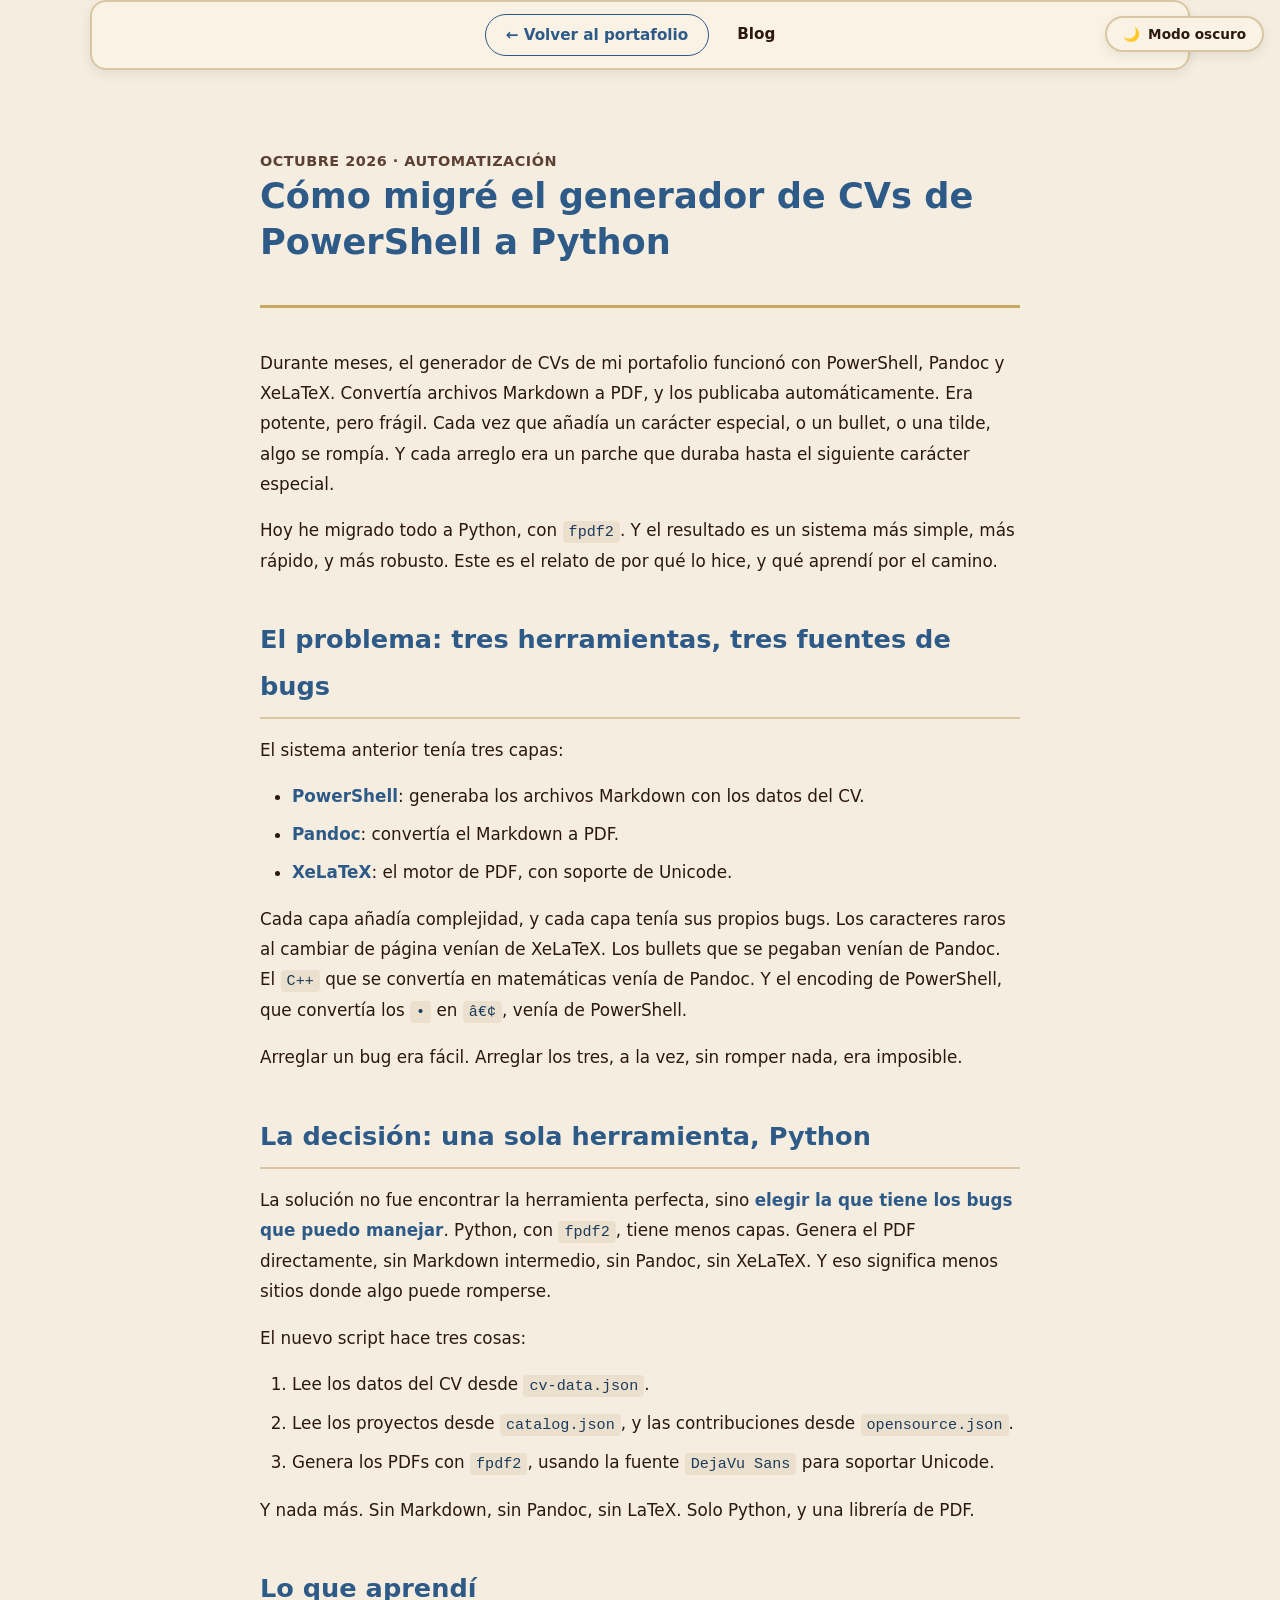
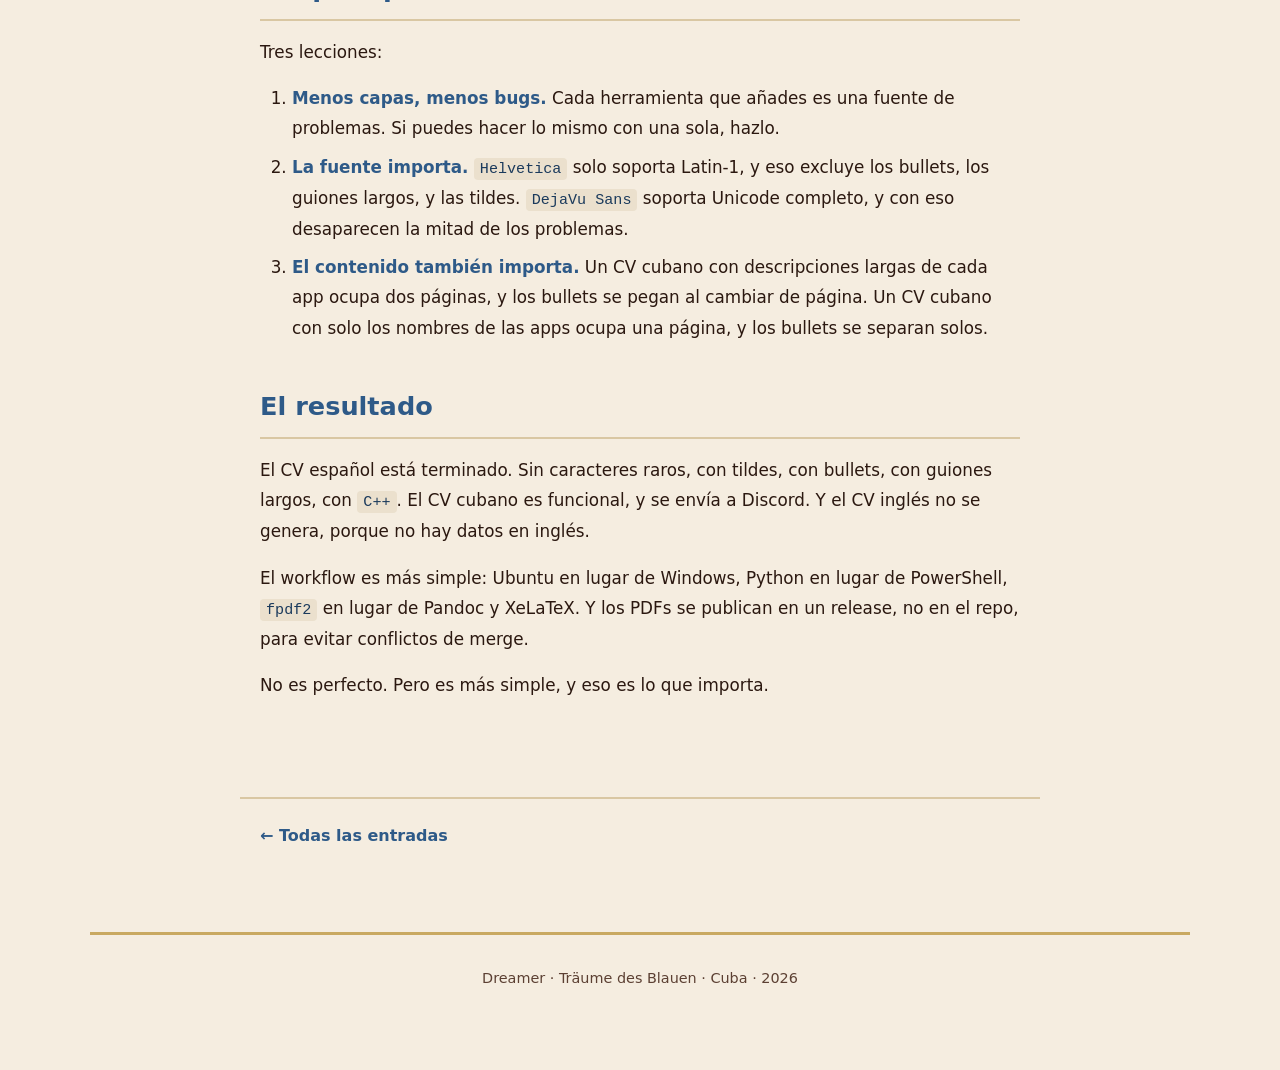
<file: docs/blog/migracion-cv-pandoc-a-python.html>
<!DOCTYPE html>
<html lang="es" data-theme="light">
<head>
    <meta charset="UTF-8">
    <meta name="viewport" content="width=device-width, initial-scale=1.0">
    <meta name="description" content="Cómo migré el generador de CVs de PowerShell + Pandoc + XeLaTeX a Python + fpdf2.">
    <meta name="author" content="Dreamer (Luisi)">
    <title>Cómo migré el generador de CVs de PowerShell a Python — Dreamer</title>
    <link rel="icon" type="image/png" href="../assets/favicon.png">
    <link rel="stylesheet" href="../style.css">
    <link rel="stylesheet" href="../shared.css">
</head>
<body>

<button class="theme-toggle" id="themeToggle" aria-label="Cambiar tema">
    <span class="theme-icon">🌙</span>
    <span class="theme-label">Modo oscuro</span>
</button>

<nav class="internal-nav" aria-label="Navegación">
    <a href="../index.html" class="back">← Volver al portafolio</a>
    <a href="index.html">Blog</a>
</nav>

<article class="article">

    <header class="article-header">
        <p class="article-meta">Octubre 2026 · Automatización</p>
        <h1>Cómo migré el generador de CVs de PowerShell a Python</h1>
    </header>

    <div class="article-content">

        <p>Durante meses, el generador de CVs de mi portafolio funcionó con PowerShell, Pandoc y XeLaTeX. Convertía archivos Markdown a PDF, y los publicaba automáticamente. Era potente, pero frágil. Cada vez que añadía un carácter especial, o un bullet, o una tilde, algo se rompía. Y cada arreglo era un parche que duraba hasta el siguiente carácter especial.</p>

        <p>Hoy he migrado todo a Python, con <code>fpdf2</code>. Y el resultado es un sistema más simple, más rápido, y más robusto. Este es el relato de por qué lo hice, y qué aprendí por el camino.</p>

        <h2>El problema: tres herramientas, tres fuentes de bugs</h2>

        <p>El sistema anterior tenía tres capas:</p>

        <ul>
            <li><strong>PowerShell</strong>: generaba los archivos Markdown con los datos del CV.</li>
            <li><strong>Pandoc</strong>: convertía el Markdown a PDF.</li>
            <li><strong>XeLaTeX</strong>: el motor de PDF, con soporte de Unicode.</li>
        </ul>

        <p>Cada capa añadía complejidad, y cada capa tenía sus propios bugs. Los caracteres raros al cambiar de página venían de XeLaTeX. Los bullets que se pegaban venían de Pandoc. El <code>C++</code> que se convertía en matemáticas venía de Pandoc. Y el encoding de PowerShell, que convertía los <code>•</code> en <code>â€¢</code>, venía de PowerShell.</p>

        <p>Arreglar un bug era fácil. Arreglar los tres, a la vez, sin romper nada, era imposible.</p>

        <h2>La decisión: una sola herramienta, Python</h2>

        <p>La solución no fue encontrar la herramienta perfecta, sino <strong>elegir la que tiene los bugs que puedo manejar</strong>. Python, con <code>fpdf2</code>, tiene menos capas. Genera el PDF directamente, sin Markdown intermedio, sin Pandoc, sin XeLaTeX. Y eso significa menos sitios donde algo puede romperse.</p>

        <p>El nuevo script hace tres cosas:</p>

        <ol>
            <li>Lee los datos del CV desde <code>cv-data.json</code>.</li>
            <li>Lee los proyectos desde <code>catalog.json</code>, y las contribuciones desde <code>opensource.json</code>.</li>
            <li>Genera los PDFs con <code>fpdf2</code>, usando la fuente <code>DejaVu Sans</code> para soportar Unicode.</li>
        </ol>

        <p>Y nada más. Sin Markdown, sin Pandoc, sin LaTeX. Solo Python, y una librería de PDF.</p>

        <h2>Lo que aprendí</h2>

        <p>Tres lecciones:</p>

        <ol>
            <li><strong>Menos capas, menos bugs.</strong> Cada herramienta que añades es una fuente de problemas. Si puedes hacer lo mismo con una sola, hazlo.</li>
            <li><strong>La fuente importa.</strong> <code>Helvetica</code> solo soporta Latin-1, y eso excluye los bullets, los guiones largos, y las tildes. <code>DejaVu Sans</code> soporta Unicode completo, y con eso desaparecen la mitad de los problemas.</li>
            <li><strong>El contenido también importa.</strong> Un CV cubano con descripciones largas de cada app ocupa dos páginas, y los bullets se pegan al cambiar de página. Un CV cubano con solo los nombres de las apps ocupa una página, y los bullets se separan solos.</li>
        </ol>

        <h2>El resultado</h2>

        <p>El CV español está terminado. Sin caracteres raros, con tildes, con bullets, con guiones largos, con <code>C++</code>. El CV cubano es funcional, y se envía a Discord. Y el CV inglés no se genera, porque no hay datos en inglés.</p>

        <p>El workflow es más simple: Ubuntu en lugar de Windows, Python en lugar de PowerShell, <code>fpdf2</code> en lugar de Pandoc y XeLaTeX. Y los PDFs se publican en un release, no en el repo, para evitar conflictos de merge.</p>

        <p>No es perfecto. Pero es más simple, y eso es lo que importa.</p>

    </div>

</article>

<nav class="article-nav">
    <a href="index.html">← Todas las entradas</a>
</nav>

<footer class="main-footer">
    <p>Dreamer · Träume des Blauen · Cuba · <span id="year"></span></p>
</footer>

<script src="../shared.js"></script>

</body>
</html>
</file>
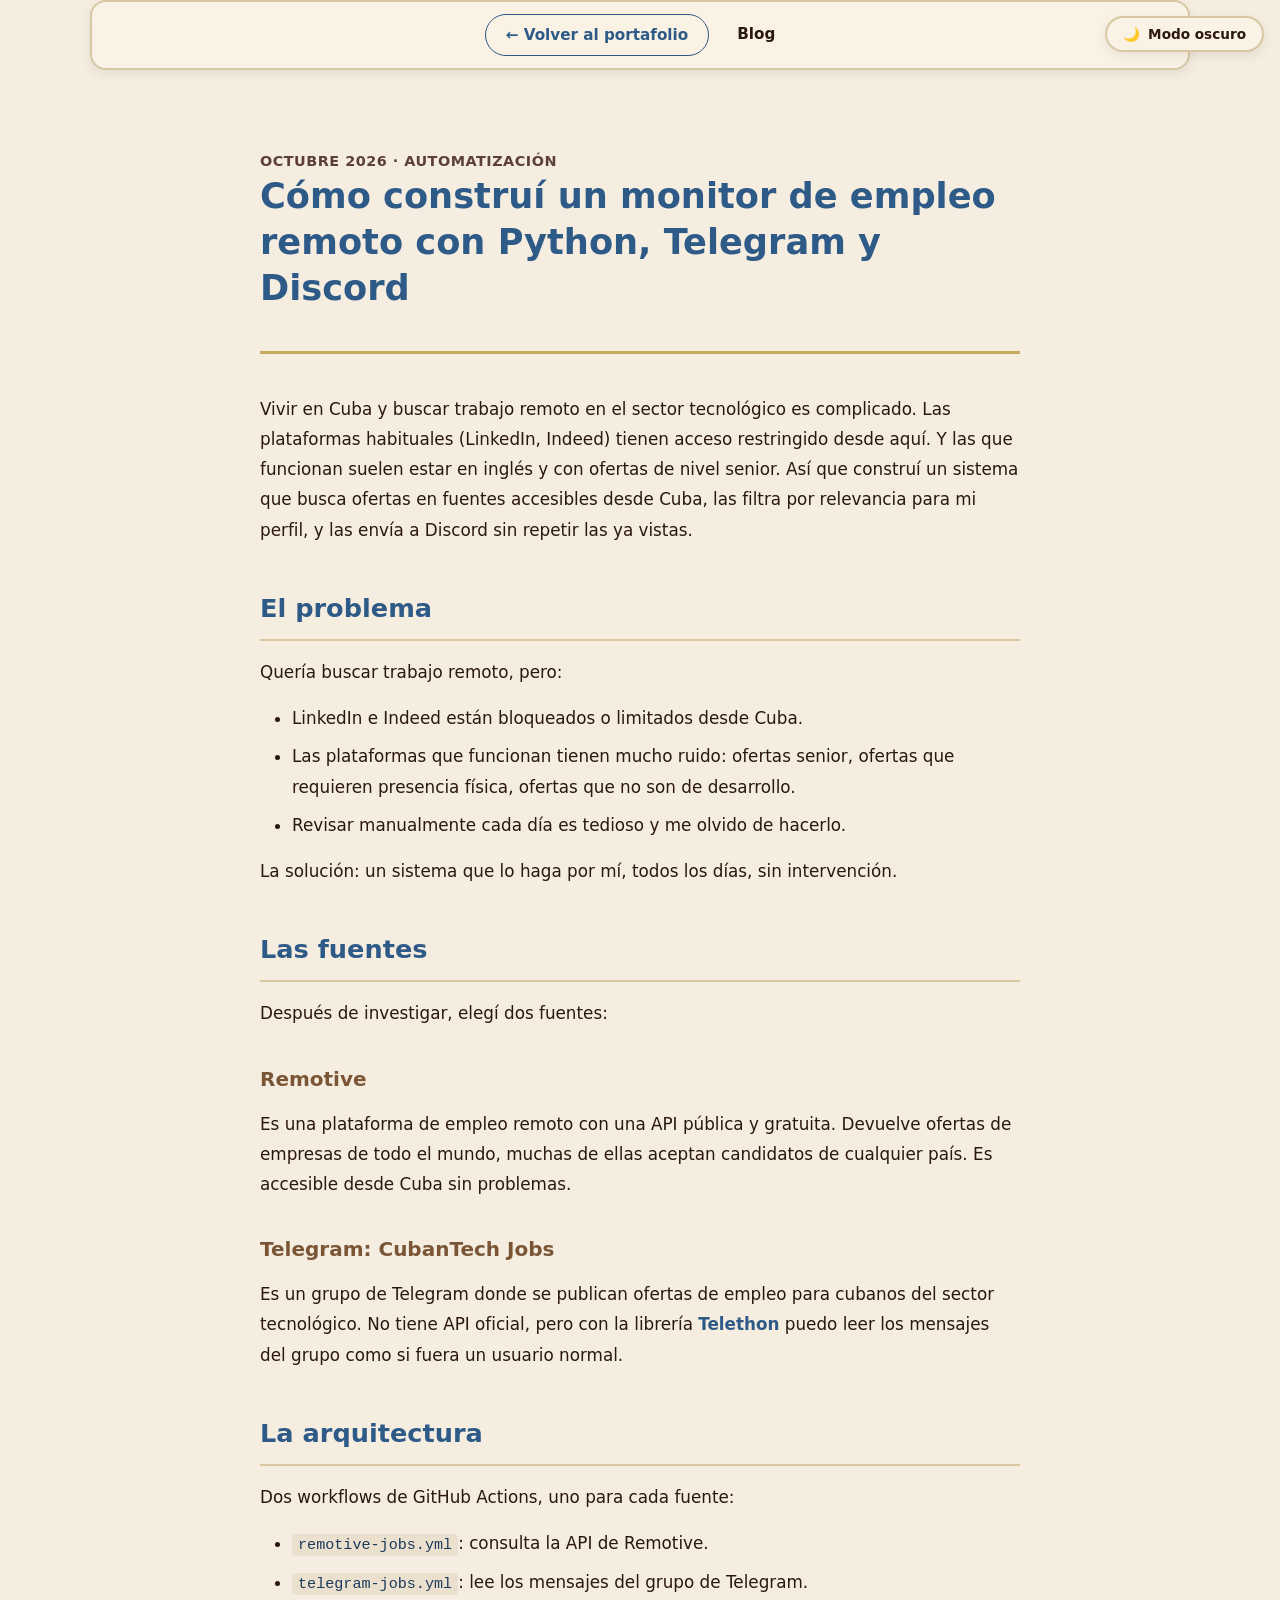
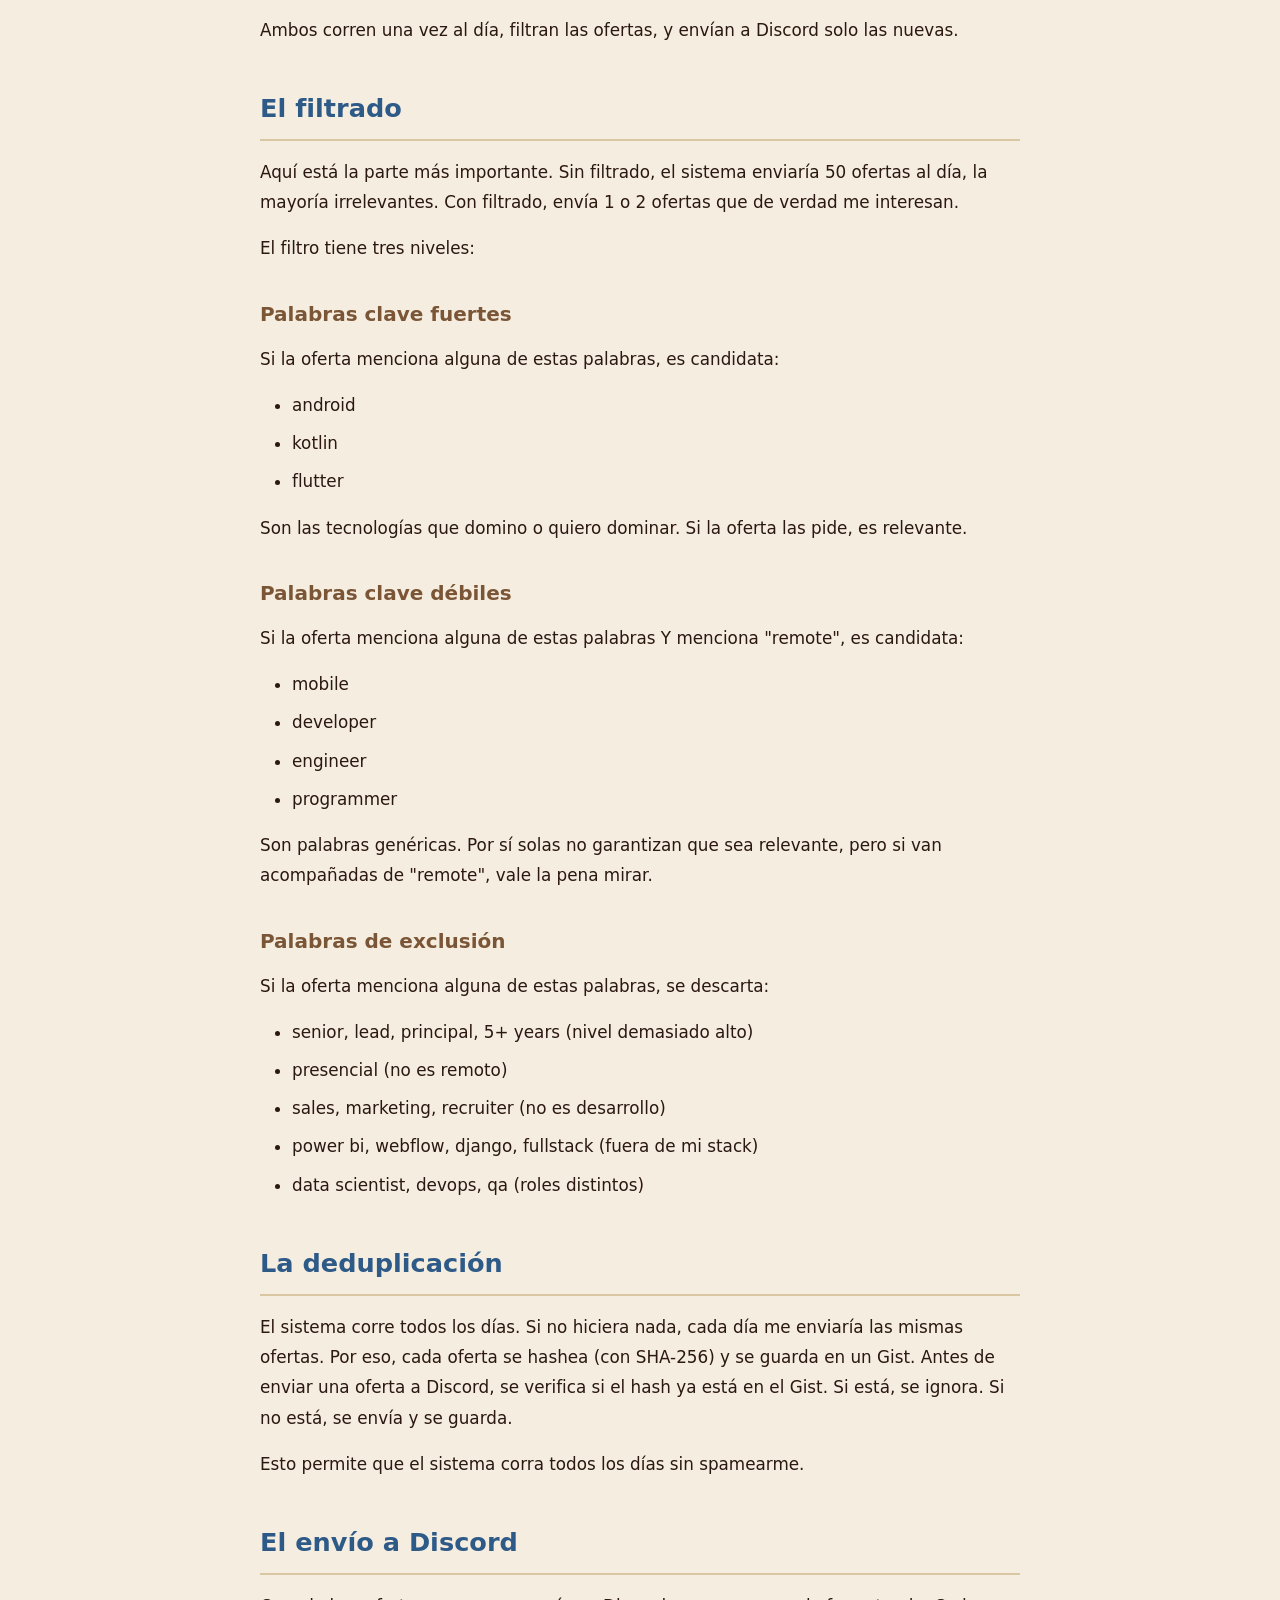
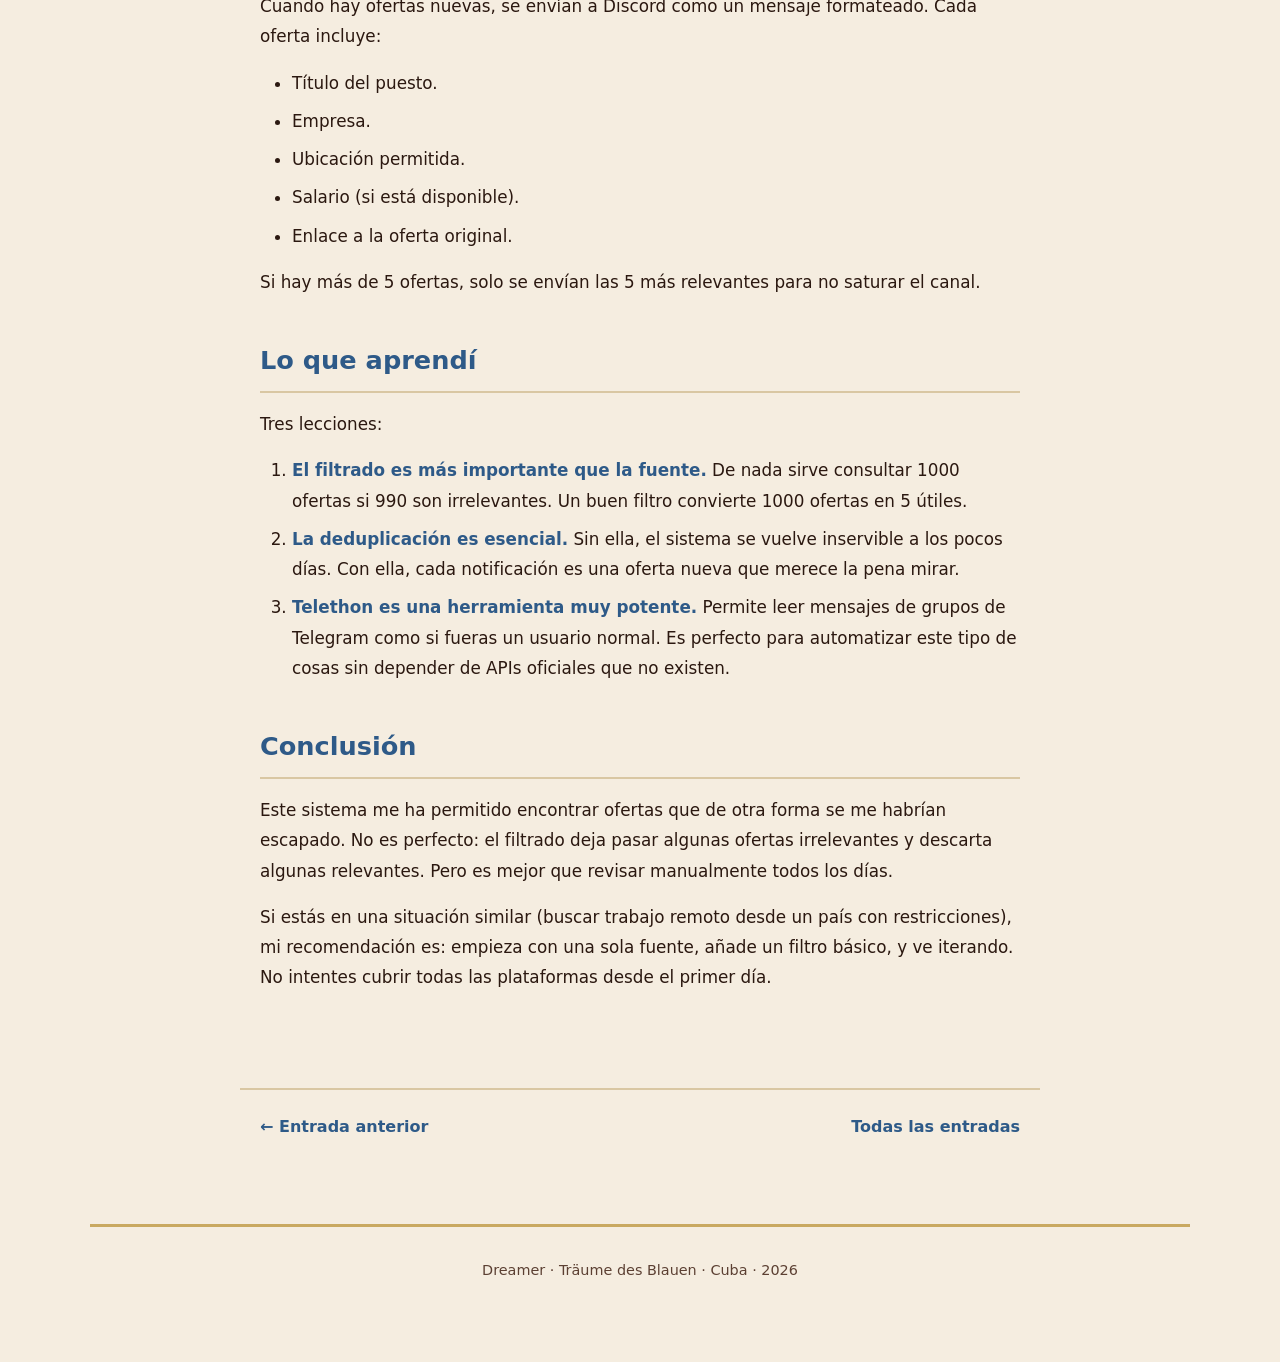
<file: docs/blog/monitor-empleo.html>
<!DOCTYPE html>
<html lang="es" data-theme="light">
<head>
    <meta charset="UTF-8">
    <meta name="viewport" content="width=device-width, initial-scale=1.0">
    <meta name="description" content="Cómo construí un monitor de empleo remoto con Python, Telegram y Discord.">
    <meta name="author" content="Dreamer (Luisi)">
    <title>Cómo construí un monitor de empleo remoto con Python, Telegram y Discord — Dreamer</title>
    <link rel="icon" type="image/png" href="../assets/favicon.png">
    <link rel="stylesheet" href="../style.css">
    <link rel="stylesheet" href="../shared.css">
</head>
<body>

<button class="theme-toggle" id="themeToggle" aria-label="Cambiar tema">
    <span class="theme-icon">🌙</span>
    <span class="theme-label">Modo oscuro</span>
</button>

<nav class="internal-nav" aria-label="Navegación">
    <a href="../index.html" class="back">← Volver al portafolio</a>
    <a href="index.html">Blog</a>
</nav>

<article class="article">

    <header class="article-header">
        <p class="article-meta">Octubre 2026 · Automatización</p>
        <h1>Cómo construí un monitor de empleo remoto con Python, Telegram y Discord</h1>
    </header>

    <div class="article-content">

        <p>Vivir en Cuba y buscar trabajo remoto en el sector tecnológico es complicado. Las plataformas habituales (LinkedIn, Indeed) tienen acceso restringido desde aquí. Y las que funcionan suelen estar en inglés y con ofertas de nivel senior. Así que construí un sistema que busca ofertas en fuentes accesibles desde Cuba, las filtra por relevancia para mi perfil, y las envía a Discord sin repetir las ya vistas.</p>

        <h2>El problema</h2>

        <p>Quería buscar trabajo remoto, pero:</p>

        <ul>
            <li>LinkedIn e Indeed están bloqueados o limitados desde Cuba.</li>
            <li>Las plataformas que funcionan tienen mucho ruido: ofertas senior, ofertas que requieren presencia física, ofertas que no son de desarrollo.</li>
            <li>Revisar manualmente cada día es tedioso y me olvido de hacerlo.</li>
        </ul>

        <p>La solución: un sistema que lo haga por mí, todos los días, sin intervención.</p>

        <h2>Las fuentes</h2>

        <p>Después de investigar, elegí dos fuentes:</p>

        <h3>Remotive</h3>

        <p>Es una plataforma de empleo remoto con una API pública y gratuita. Devuelve ofertas de empresas de todo el mundo, muchas de ellas aceptan candidatos de cualquier país. Es accesible desde Cuba sin problemas.</p>

        <h3>Telegram: CubanTech Jobs</h3>

        <p>Es un grupo de Telegram donde se publican ofertas de empleo para cubanos del sector tecnológico. No tiene API oficial, pero con la librería <strong>Telethon</strong> puedo leer los mensajes del grupo como si fuera un usuario normal.</p>

        <h2>La arquitectura</h2>

        <p>Dos workflows de GitHub Actions, uno para cada fuente:</p>

        <ul>
            <li><code>remotive-jobs.yml</code>: consulta la API de Remotive.</li>
            <li><code>telegram-jobs.yml</code>: lee los mensajes del grupo de Telegram.</li>
        </ul>

        <p>Ambos corren una vez al día, filtran las ofertas, y envían a Discord solo las nuevas.</p>

        <h2>El filtrado</h2>

        <p>Aquí está la parte más importante. Sin filtrado, el sistema enviaría 50 ofertas al día, la mayoría irrelevantes. Con filtrado, envía 1 o 2 ofertas que de verdad me interesan.</p>

        <p>El filtro tiene tres niveles:</p>

        <h3>Palabras clave fuertes</h3>

        <p>Si la oferta menciona alguna de estas palabras, es candidata:</p>

        <ul>
            <li>android</li>
            <li>kotlin</li>
            <li>flutter</li>
        </ul>

        <p>Son las tecnologías que domino o quiero dominar. Si la oferta las pide, es relevante.</p>

        <h3>Palabras clave débiles</h3>

        <p>Si la oferta menciona alguna de estas palabras Y menciona "remote", es candidata:</p>

        <ul>
            <li>mobile</li>
            <li>developer</li>
            <li>engineer</li>
            <li>programmer</li>
        </ul>

        <p>Son palabras genéricas. Por sí solas no garantizan que sea relevante, pero si van acompañadas de "remote", vale la pena mirar.</p>

        <h3>Palabras de exclusión</h3>

        <p>Si la oferta menciona alguna de estas palabras, se descarta:</p>

        <ul>
            <li>senior, lead, principal, 5+ years (nivel demasiado alto)</li>
            <li>presencial (no es remoto)</li>
            <li>sales, marketing, recruiter (no es desarrollo)</li>
            <li>power bi, webflow, django, fullstack (fuera de mi stack)</li>
            <li>data scientist, devops, qa (roles distintos)</li>
        </ul>

        <h2>La deduplicación</h2>

        <p>El sistema corre todos los días. Si no hiciera nada, cada día me enviaría las mismas ofertas. Por eso, cada oferta se hashea (con SHA-256) y se guarda en un Gist. Antes de enviar una oferta a Discord, se verifica si el hash ya está en el Gist. Si está, se ignora. Si no está, se envía y se guarda.</p>

        <p>Esto permite que el sistema corra todos los días sin spamearme.</p>

        <h2>El envío a Discord</h2>

        <p>Cuando hay ofertas nuevas, se envían a Discord como un mensaje formateado. Cada oferta incluye:</p>

        <ul>
            <li>Título del puesto.</li>
            <li>Empresa.</li>
            <li>Ubicación permitida.</li>
            <li>Salario (si está disponible).</li>
            <li>Enlace a la oferta original.</li>
        </ul>

        <p>Si hay más de 5 ofertas, solo se envían las 5 más relevantes para no saturar el canal.</p>

        <h2>Lo que aprendí</h2>

        <p>Tres lecciones:</p>

        <ol>
            <li><strong>El filtrado es más importante que la fuente.</strong> De nada sirve consultar 1000 ofertas si 990 son irrelevantes. Un buen filtro convierte 1000 ofertas en 5 útiles.</li>
            <li><strong>La deduplicación es esencial.</strong> Sin ella, el sistema se vuelve inservible a los pocos días. Con ella, cada notificación es una oferta nueva que merece la pena mirar.</li>
            <li><strong>Telethon es una herramienta muy potente.</strong> Permite leer mensajes de grupos de Telegram como si fueras un usuario normal. Es perfecto para automatizar este tipo de cosas sin depender de APIs oficiales que no existen.</li>
        </ol>

        <h2>Conclusión</h2>

        <p>Este sistema me ha permitido encontrar ofertas que de otra forma se me habrían escapado. No es perfecto: el filtrado deja pasar algunas ofertas irrelevantes y descarta algunas relevantes. Pero es mejor que revisar manualmente todos los días.</p>

        <p>Si estás en una situación similar (buscar trabajo remoto desde un país con restricciones), mi recomendación es: empieza con una sola fuente, añade un filtro básico, y ve iterando. No intentes cubrir todas las plataformas desde el primer día.</p>

    </div>

</article>

<nav class="article-nav">
    <a href="automatizacion-ecosistema.html">← Entrada anterior</a>
    <a href="index.html">Todas las entradas</a>
</nav>

<footer class="main-footer">
    <p>Dreamer · Träume des Blauen · Cuba · <span id="year"></span></p>
</footer>

<script src="../shared.js"></script>

</body>
</html>
</file>
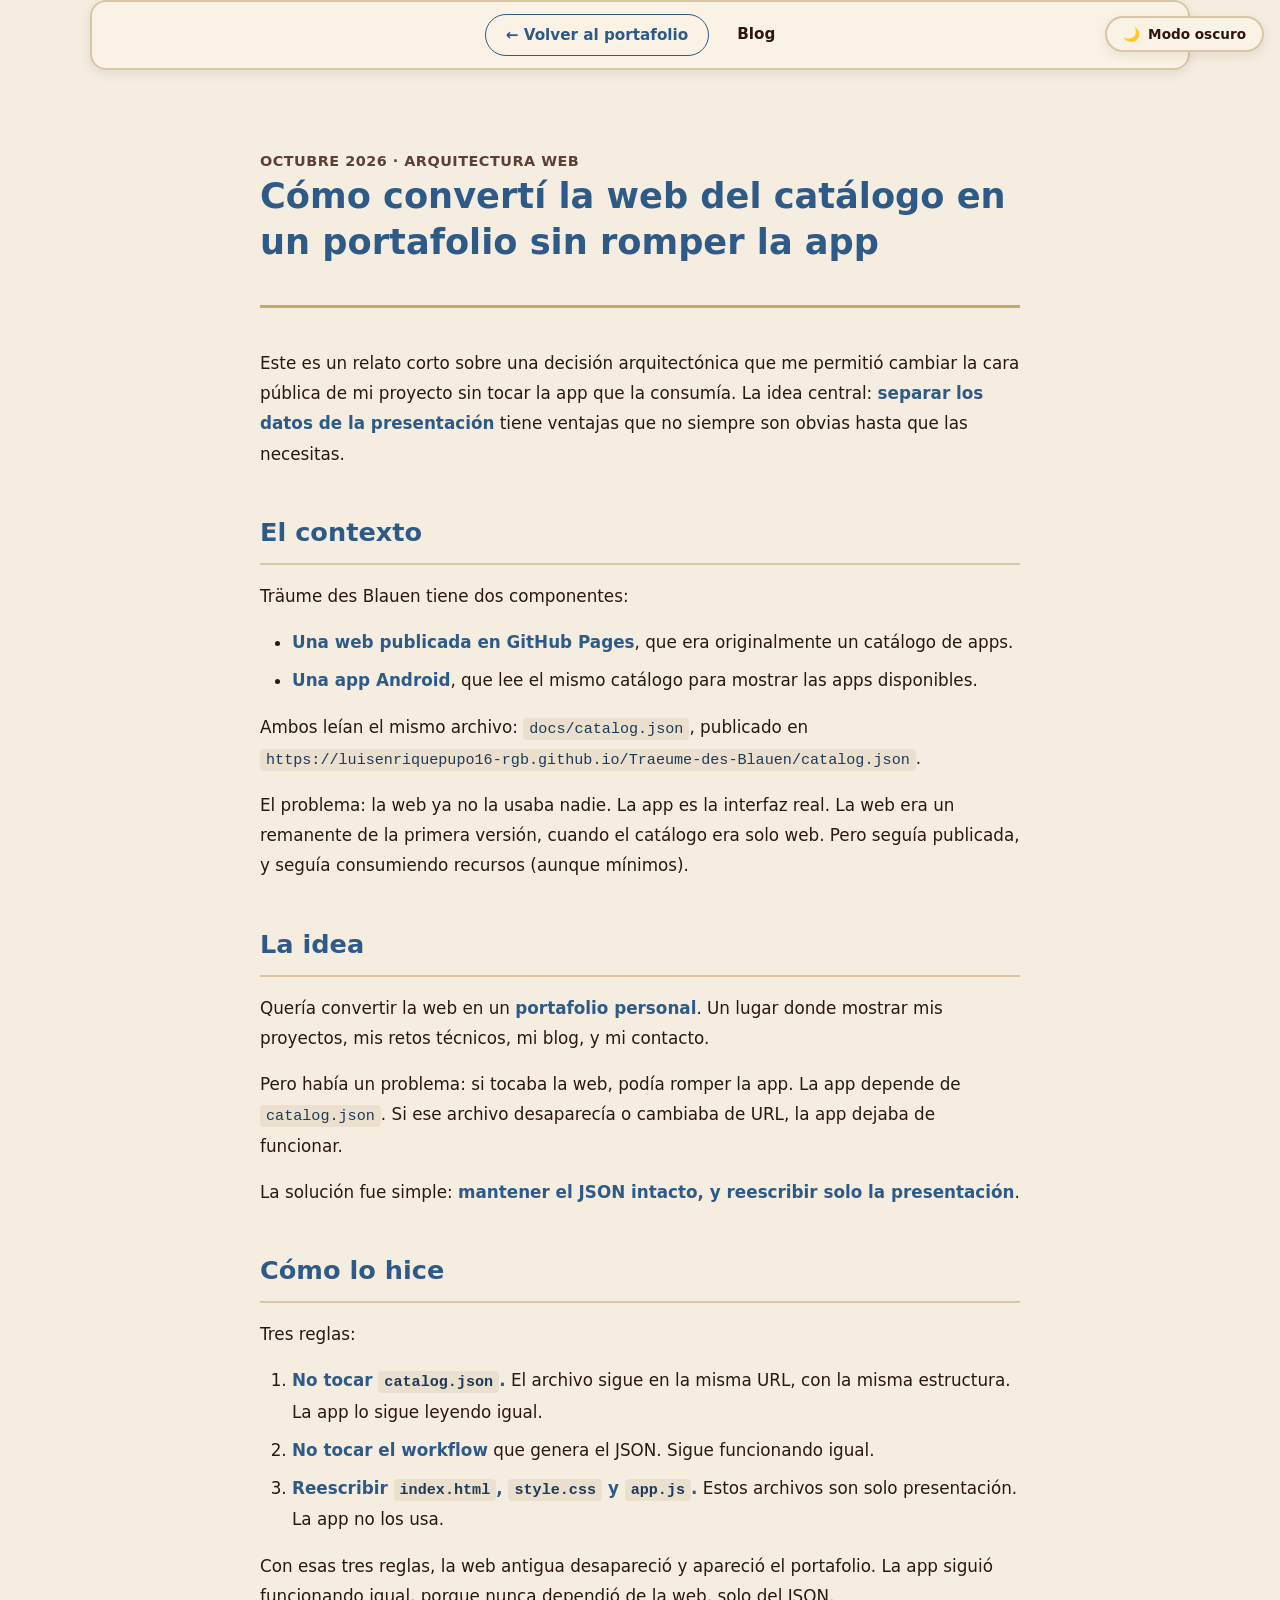
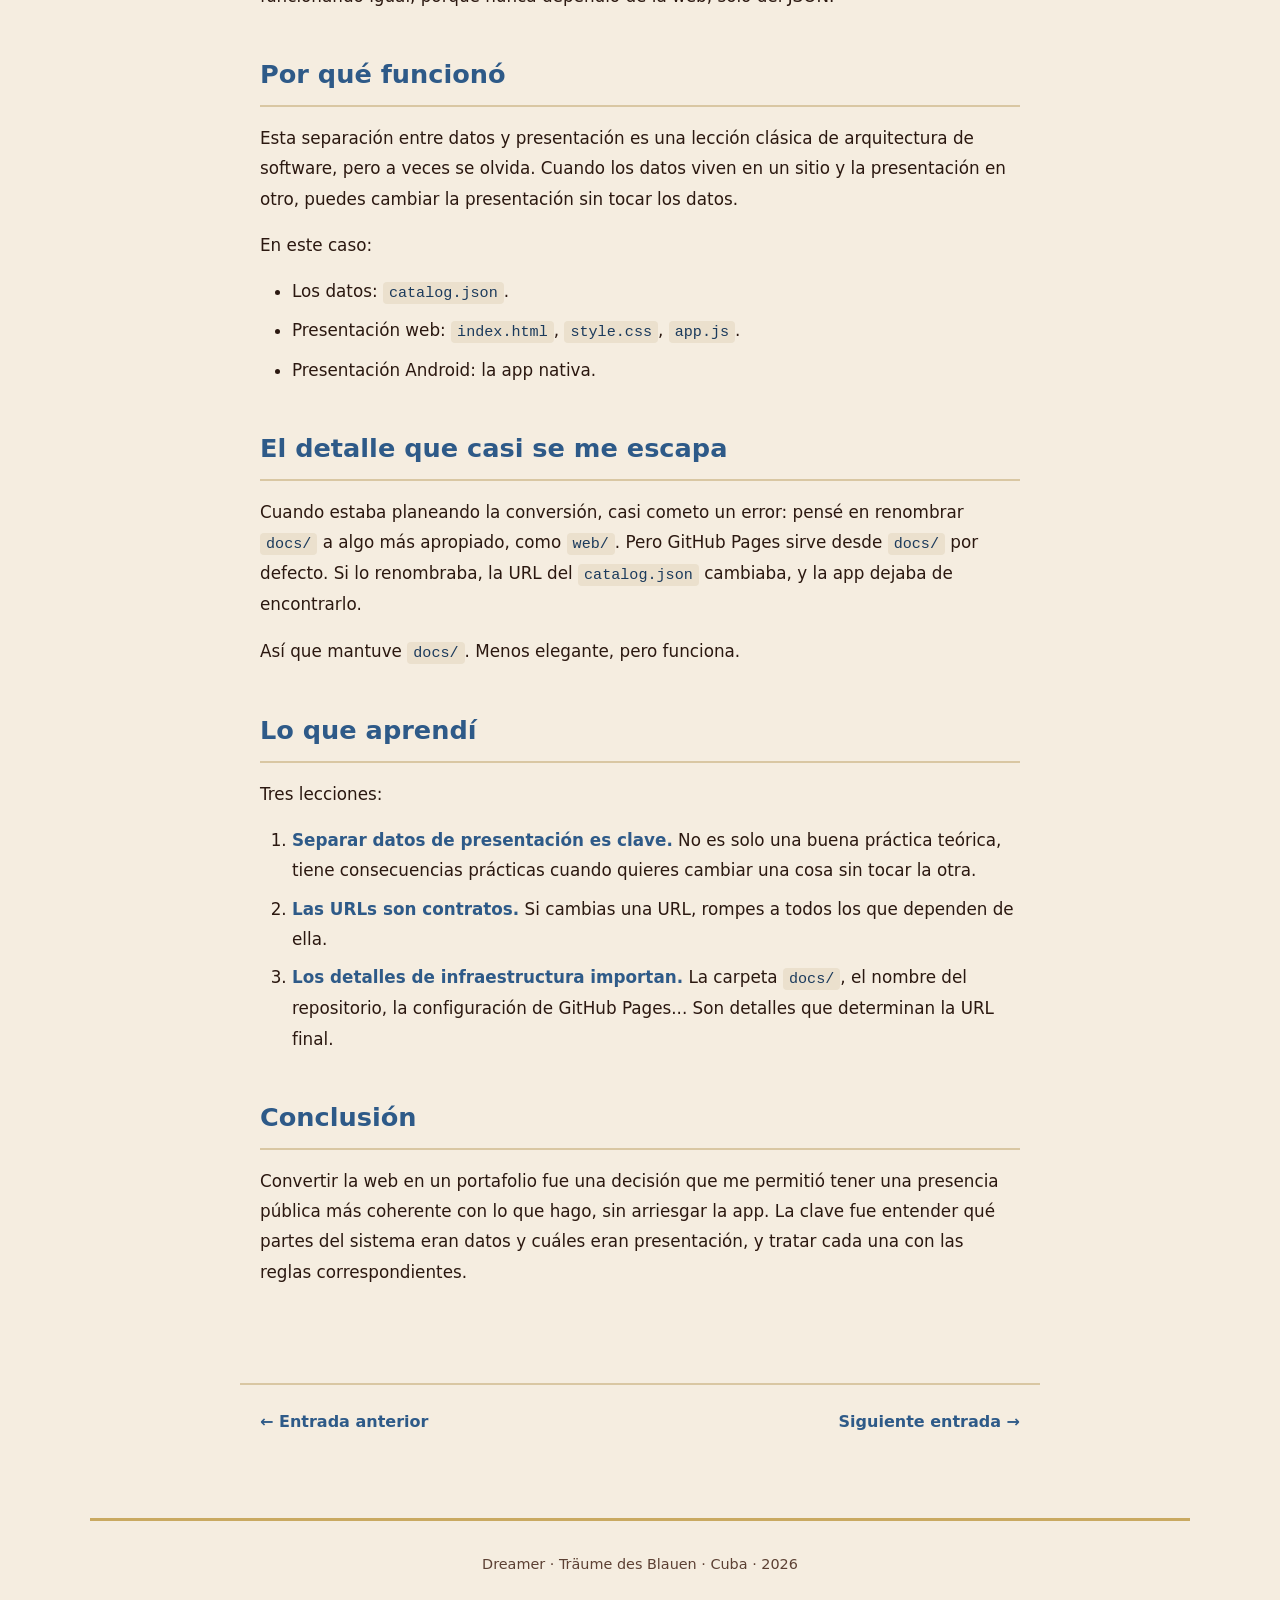
<file: docs/blog/portafolio-sin-romper-app.html>
<!DOCTYPE html>
<html lang="es" data-theme="light">
<head>
    <meta charset="UTF-8">
    <meta name="viewport" content="width=device-width, initial-scale=1.0">
    <meta name="description" content="Cómo convertí la web del catálogo en un portafolio sin romper la app.">
    <meta name="author" content="Dreamer (Luisi)">
    <title>Cómo convertí la web del catálogo en un portafolio sin romper la app — Dreamer</title>
    <link rel="icon" type="image/png" href="../assets/favicon.png">
    <link rel="stylesheet" href="../style.css">
    <link rel="stylesheet" href="../shared.css">
</head>
<body>

<button class="theme-toggle" id="themeToggle" aria-label="Cambiar tema">
    <span class="theme-icon">🌙</span>
    <span class="theme-label">Modo oscuro</span>
</button>

<nav class="internal-nav" aria-label="Navegación">
    <a href="../index.html" class="back">← Volver al portafolio</a>
    <a href="index.html">Blog</a>
</nav>

<article class="article">

    <header class="article-header">
        <p class="article-meta">Octubre 2026 · Arquitectura web</p>
        <h1>Cómo convertí la web del catálogo en un portafolio sin romper la app</h1>
    </header>

    <div class="article-content">

        <p>Este es un relato corto sobre una decisión arquitectónica que me permitió cambiar la cara pública de mi proyecto sin tocar la app que la consumía. La idea central: <strong>separar los datos de la presentación</strong> tiene ventajas que no siempre son obvias hasta que las necesitas.</p>

        <h2>El contexto</h2>

        <p>Träume des Blauen tiene dos componentes:</p>

        <ul>
            <li><strong>Una web publicada en GitHub Pages</strong>, que era originalmente un catálogo de apps.</li>
            <li><strong>Una app Android</strong>, que lee el mismo catálogo para mostrar las apps disponibles.</li>
        </ul>

        <p>Ambos leían el mismo archivo: <code>docs/catalog.json</code>, publicado en <code>https://luisenriquepupo16-rgb.github.io/Traeume-des-Blauen/catalog.json</code>.</p>

        <p>El problema: la web ya no la usaba nadie. La app es la interfaz real. La web era un remanente de la primera versión, cuando el catálogo era solo web. Pero seguía publicada, y seguía consumiendo recursos (aunque mínimos).</p>

        <h2>La idea</h2>

        <p>Quería convertir la web en un <strong>portafolio personal</strong>. Un lugar donde mostrar mis proyectos, mis retos técnicos, mi blog, y mi contacto.</p>

        <p>Pero había un problema: si tocaba la web, podía romper la app. La app depende de <code>catalog.json</code>. Si ese archivo desaparecía o cambiaba de URL, la app dejaba de funcionar.</p>

        <p>La solución fue simple: <strong>mantener el JSON intacto, y reescribir solo la presentación</strong>.</p>

        <h2>Cómo lo hice</h2>

        <p>Tres reglas:</p>

        <ol>
            <li><strong>No tocar <code>catalog.json</code>.</strong> El archivo sigue en la misma URL, con la misma estructura. La app lo sigue leyendo igual.</li>
            <li><strong>No tocar el workflow</strong> que genera el JSON. Sigue funcionando igual.</li>
            <li><strong>Reescribir <code>index.html</code>, <code>style.css</code> y <code>app.js</code>.</strong> Estos archivos son solo presentación. La app no los usa.</li>
        </ol>

        <p>Con esas tres reglas, la web antigua desapareció y apareció el portafolio. La app siguió funcionando igual, porque nunca dependió de la web, solo del JSON.</p>

        <h2>Por qué funcionó</h2>

        <p>Esta separación entre datos y presentación es una lección clásica de arquitectura de software, pero a veces se olvida. Cuando los datos viven en un sitio y la presentación en otro, puedes cambiar la presentación sin tocar los datos.</p>

        <p>En este caso:</p>

        <ul>
            <li>Los datos: <code>catalog.json</code>.</li>
            <li>Presentación web: <code>index.html</code>, <code>style.css</code>, <code>app.js</code>.</li>
            <li>Presentación Android: la app nativa.</li>
        </ul>

        <h2>El detalle que casi se me escapa</h2>

        <p>Cuando estaba planeando la conversión, casi cometo un error: pensé en renombrar <code>docs/</code> a algo más apropiado, como <code>web/</code>. Pero GitHub Pages sirve desde <code>docs/</code> por defecto. Si lo renombraba, la URL del <code>catalog.json</code> cambiaba, y la app dejaba de encontrarlo.</p>

        <p>Así que mantuve <code>docs/</code>. Menos elegante, pero funciona.</p>

        <h2>Lo que aprendí</h2>

        <p>Tres lecciones:</p>

        <ol>
            <li><strong>Separar datos de presentación es clave.</strong> No es solo una buena práctica teórica, tiene consecuencias prácticas cuando quieres cambiar una cosa sin tocar la otra.</li>
            <li><strong>Las URLs son contratos.</strong> Si cambias una URL, rompes a todos los que dependen de ella.</li>
            <li><strong>Los detalles de infraestructura importan.</strong> La carpeta <code>docs/</code>, el nombre del repositorio, la configuración de GitHub Pages... Son detalles que determinan la URL final.</li>
        </ol>

        <h2>Conclusión</h2>

        <p>Convertir la web en un portafolio fue una decisión que me permitió tener una presencia pública más coherente con lo que hago, sin arriesgar la app. La clave fue entender qué partes del sistema eran datos y cuáles eran presentación, y tratar cada una con las reglas correspondientes.</p>

    </div>

</article>

<nav class="article-nav">
    <a href="catalogo-json.html">← Entrada anterior</a>
    <a href="automatizacion-ecosistema.html">Siguiente entrada →</a>
</nav>

<footer class="main-footer">
    <p>Dreamer · Träume des Blauen · Cuba · <span id="year"></span></p>
</footer>

<script src="../shared.js"></script>

</body>
</html>
</file>
<file: docs/style.css>
/* ================================================================
   PORTAFOLIO — Dreamer · Träume des Blauen
   Estilo de gremio: azul mágico, madera, dorado, pergamino.
   ================================================================ */

/* ===== Variables ===== */
:root {
    /* Colores base — modo claro (gremio de día) */
    --bg: #F5EDE0;
    --bg-secondary: #EBE0CD;
    --surface: #FAF3E5;
    --surface-hover: #F2E6CE;
    --text: #2B1810;
    --text-muted: #5C4033;
    --border: #D9C7A3;

    /* Gremio */
    --blue: #2E5A88;
    --blue-dark: #1B3A5C;
    --blue-light: #6A9BC8;
    --wood: #B8895A;
    --wood-dark: #7A5636;
    --gold: #C9A961;

    /* Acentos */
    --accent: var(--blue);
    --accent-hover: var(--blue-dark);

    /* Sombras y radios */
    --shadow: 0 4px 12px rgba(43, 24, 16, 0.08);
    --shadow-hover: 0 8px 24px rgba(43, 24, 16, 0.15);
    --radius: 16px;
    --radius-small: 10px;

    /* Tipografía */
    --font: system-ui, -apple-system, "Segoe UI", Roboto, sans-serif;
    --font-mono: "Cascadia Code", "Consolas", "Courier New", monospace;

    /* Transiciones */
    --transition: 0.2s ease;
}

/* Modo oscuro (gremio de noche) */
[data-theme="dark"] {
    --bg: #0A0F1A;
    --bg-secondary: #0F1724;
    --surface: #1A1410;
    --surface-hover: #241C15;
    --text: #E8DCC0;
    --text-muted: #B8A882;
    --border: #3E3428;

    --blue: #3D6F9E;
    --blue-dark: #0F2338;
    --blue-light: #7FB0DC;
    --wood: #5C4033;
    --wood-dark: #3A261A;
    --gold: #E0C070;

    --accent: var(--blue);
    --accent-hover: var(--blue-light);

    --shadow: 0 4px 12px rgba(0, 0, 0, 0.4);
    --shadow-hover: 0 8px 24px rgba(0, 0, 0, 0.6);
}

/* ===== Reset ===== */
* {
    margin: 0;
    padding: 0;
    box-sizing: border-box;
}

html {
    scroll-behavior: smooth;
}

body {
    font-family: var(--font);
    background: var(--bg);
    color: var(--text);
    line-height: 1.6;
    transition: background var(--transition), color var(--transition);
    min-height: 100vh;
    padding: 0 20px 40px;
}

code {
    font-family: var(--font-mono);
    background: var(--bg-secondary);
    padding: 2px 6px;
    border-radius: 4px;
    font-size: 0.9em;
    color: var(--blue-dark);
}

[data-theme="dark"] code {
    color: var(--blue-light);
}

/* ===== Botón de tema ===== */
.theme-toggle {
    position: fixed;
    top: 16px;
    right: 16px;
    z-index: 100;
    background: var(--surface);
    border: 2px solid var(--border);
    color: var(--text);
    padding: 8px 16px;
    border-radius: 30px;
    cursor: pointer;
    font-family: var(--font);
    font-size: 0.85rem;
    font-weight: 600;
    display: flex;
    align-items: center;
    gap: 8px;
    box-shadow: var(--shadow);
    transition: all var(--transition);
}

.theme-toggle:hover {
    background: var(--surface-hover);
    transform: translateY(-2px);
    box-shadow: var(--shadow-hover);
}

/* ===== Header ===== */
.main-header {
    max-width: 1100px;
    margin: 0 auto;
    padding: 80px 20px 40px;
    text-align: center;
}

.header-content {
    display: flex;
    flex-direction: column;
    align-items: center;
    gap: 20px;
}

.header-logo {
    width: 180px;
    height: 180px;
    object-fit: contain;
    background: var(--surface);
    border-radius: 50%;
    padding: 20px;
    border: 3px solid var(--gold);
    box-shadow: var(--shadow);
}

.header-text h1 {
    font-size: 3rem;
    font-weight: 800;
    color: var(--blue);
    letter-spacing: -0.5px;
    margin-bottom: 4px;
}

.subtitle {
    font-size: 1.3rem;
    font-style: italic;
    color: var(--gold);
    font-weight: 600;
    margin-bottom: 8px;
}

.tagline {
    font-size: 1rem;
    color: var(--text-muted);
}

/* ===== Navegación ===== */
.main-nav {
    max-width: 1100px;
    margin: 0 auto 40px;
    padding: 12px;
    background: var(--surface);
    border-radius: var(--radius);
    border: 2px solid var(--border);
    display: flex;
    justify-content: center;
    flex-wrap: wrap;
    gap: 8px;
    box-shadow: var(--shadow);
}

.main-nav a {
    color: var(--text);
    text-decoration: none;
    padding: 8px 20px;
    border-radius: 30px;
    font-weight: 600;
    font-size: 0.95rem;
    transition: all var(--transition);
}

.main-nav a:hover,
.main-nav a:focus {
    background: var(--blue);
    color: var(--surface);
}

/* ===== Secciones ===== */
.section {
    max-width: 1100px;
    margin: 0 auto 60px;
    padding: 40px 20px;
}

.section h2 {
    font-size: 2rem;
    font-weight: 800;
    color: var(--blue);
    margin-bottom: 24px;
    padding-bottom: 12px;
    border-bottom: 3px solid var(--gold);
    display: inline-block;
}

.section-intro {
    font-size: 1.05rem;
    color: var(--text-muted);
    margin-bottom: 32px;
    max-width: 800px;
}

/* ===== Sobre mí ===== */
.about-content p {
    margin-bottom: 16px;
    font-size: 1.05rem;
}

.about-content h3 {
    font-size: 1.3rem;
    color: var(--wood-dark);
    margin: 32px 0 16px;
}

[data-theme="dark"] .about-content h3 {
    color: var(--wood);
}

.experience-list {
    list-style: none;
    padding: 0;
}

.experience-list li {
    padding: 10px 0 10px 32px;
    position: relative;
    border-bottom: 1px dashed var(--border);
}

.experience-list li::before {
    content: "◆";
    position: absolute;
    left: 8px;
    color: var(--gold);
    font-size: 0.9rem;
}

/* ===== Proyectos ===== */
.projects-grid {
    display: grid;
    grid-template-columns: repeat(auto-fill, minmax(280px, 1fr));
    gap: 24px;
}

.project-card {
    background: var(--surface);
    border: 2px solid var(--border);
    border-radius: var(--radius);
    padding: 24px;
    box-shadow: var(--shadow);
    transition: all var(--transition);
    display: flex;
    flex-direction: column;
    gap: 12px;
}

.project-card:hover {
    transform: translateY(-4px);
    box-shadow: var(--shadow-hover);
    border-color: var(--gold);
}

.project-card h3 {
    font-size: 1.4rem;
    color: var(--blue);
    font-weight: 700;
}

.project-card .category-tag {
    display: inline-block;
    background: var(--blue-dark);
    color: var(--surface);
    padding: 3px 12px;
    border-radius: 20px;
    font-size: 0.75rem;
    font-weight: 700;
    text-transform: uppercase;
    letter-spacing: 0.5px;
    align-self: flex-start;
}

.project-card .description {
    color: var(--text-muted);
    font-size: 0.95rem;
    flex-grow: 1;
}

.project-card .meta {
    font-size: 0.8rem;
    color: var(--text-muted);
    border-top: 1px dashed var(--border);
    padding-top: 12px;
    display: flex;
    justify-content: space-between;
    flex-wrap: wrap;
    gap: 8px;
}

.project-card .meta span {
    display: inline-flex;
    align-items: center;
    gap: 4px;
}

.project-card .downloads-badge {
    background: var(--gold);
    color: var(--wood-dark);
    padding: 2px 10px;
    border-radius: 12px;
    font-weight: 700;
    font-size: 0.75rem;
}

.project-card .dedication {
    font-style: italic;
    font-size: 0.85rem;
    color: var(--gold);
    border-left: 3px solid var(--gold);
    padding-left: 12px;
}

.loading-message,
.error-message {
    text-align: center;
    color: var(--text-muted);
    padding: 40px;
    font-style: italic;
    grid-column: 1 / -1;
}

/* ===== Retos técnicos ===== */
.challenges-grid {
    display: grid;
    grid-template-columns: repeat(auto-fit, minmax(320px, 1fr));
    gap: 24px;
}

.challenge-card {
    background: var(--surface);
    border: 2px solid var(--border);
    border-left: 5px solid var(--gold);
    border-radius: var(--radius);
    padding: 24px;
    box-shadow: var(--shadow);
    transition: all var(--transition);
}

.challenge-card:hover {
    transform: translateY(-4px);
    box-shadow: var(--shadow-hover);
    border-left-color: var(--blue);
}

.challenge-card h3 {
    font-size: 1.15rem;
    color: var(--blue);
    margin-bottom: 16px;
    font-weight: 700;
}

.challenge-card p {
    font-size: 0.95rem;
    color: var(--text-muted);
    margin-bottom: 12px;
}

.challenge-card p:last-child {
    margin-bottom: 0;
}

.challenge-context {
    font-style: italic;
    border-left: 3px solid var(--border);
    padding-left: 12px;
}

.challenge-solution,
.challenge-lesson {
    padding: 8px 12px;
    background: var(--bg-secondary);
    border-radius: var(--radius-small);
}

.challenge-lesson {
    border-left: 3px solid var(--gold);
}

/* ===== Open source ===== */
.opensource-grid {
    display: grid;
    grid-template-columns: repeat(auto-fit, minmax(320px, 1fr));
    gap: 24px;
    margin-bottom: 24px;
}

.opensource-card {
    background: var(--surface);
    border: 2px solid var(--border);
    border-radius: var(--radius);
    padding: 24px;
    box-shadow: var(--shadow);
    transition: all var(--transition);
}

.opensource-card:hover {
    transform: translateY(-4px);
    box-shadow: var(--shadow-hover);
    border-color: var(--gold);
}

.opensource-card h3 {
    font-size: 1.3rem;
    color: var(--blue);
    margin-bottom: 8px;
    font-weight: 700;
}

.opensource-detail {
    display: inline-block;
    background: var(--gold);
    color: var(--wood-dark);
    padding: 3px 12px;
    border-radius: 20px;
    font-size: 0.8rem;
    font-weight: 700;
    margin-bottom: 12px;
}

.opensource-description {
    color: var(--text-muted);
    font-size: 0.95rem;
}

.opensource-note {
    font-style: italic;
    color: var(--text-muted);
    font-size: 0.9rem;
    text-align: center;
    padding: 16px;
    border-top: 1px dashed var(--border);
}

/* ===== Blog ===== */
.blog-grid {
    display: grid;
    grid-template-columns: repeat(auto-fit, minmax(300px, 1fr));
    gap: 24px;
    margin-bottom: 32px;
}

.blog-card {
    background: var(--surface);
    border: 2px solid var(--border);
    border-radius: var(--radius);
    padding: 24px;
    box-shadow: var(--shadow);
    transition: all var(--transition);
    display: flex;
    flex-direction: column;
    gap: 12px;
}

.blog-card:hover {
    transform: translateY(-4px);
    box-shadow: var(--shadow-hover);
    border-color: var(--gold);
}

.blog-card h3 {
    font-size: 1.15rem;
    font-weight: 700;
    line-height: 1.4;
}

.blog-card h3 a {
    color: var(--blue);
    text-decoration: none;
    transition: color var(--transition);
}

.blog-card h3 a:hover {
    color: var(--gold);
    text-decoration: underline;
}

.blog-date {
    font-size: 0.8rem;
    color: var(--text-muted);
    text-transform: uppercase;
    letter-spacing: 0.5px;
    font-weight: 600;
}

.blog-excerpt {
    color: var(--text-muted);
    font-size: 0.95rem;
    flex-grow: 1;
}

.blog-cta {
    text-align: center;
    margin-top: 32px;
}

/* ===== Botón "Ver todo" (genérico) ===== */
.see-all-cta {
    text-align: center;
    margin-top: 32px;
}

/* ===== Placeholder ===== */
.placeholder-box {
    background: var(--surface);
    border: 2px dashed var(--border);
    border-radius: var(--radius);
    padding: 40px 24px;
    text-align: center;
    color: var(--text-muted);
    font-style: italic;
    font-size: 1rem;
}

/* ===== Servicios ===== */
.services-grid {
    display: grid;
    grid-template-columns: repeat(auto-fit, minmax(280px, 1fr));
    gap: 24px;
    margin-bottom: 32px;
}

.service-card {
    background: var(--surface);
    border: 2px solid var(--border);
    border-radius: var(--radius);
    padding: 24px;
    box-shadow: var(--shadow);
}

.service-card h3 {
    font-size: 1.2rem;
    color: var(--gold);
    margin-bottom: 12px;
    font-weight: 700;
}

.service-card p {
    color: var(--text-muted);
    font-size: 0.95rem;
}

.process-list {
    list-style: none;
    counter-reset: step;
    padding: 0;
}

.process-list li {
    counter-increment: step;
    padding: 8px 0 8px 36px;
    position: relative;
    color: var(--text-muted);
    font-size: 0.95rem;
}

.process-list li::before {
    content: counter(step);
    position: absolute;
    left: 0;
    top: 8px;
    width: 26px;
    height: 26px;
    background: var(--blue);
    color: var(--surface);
    border-radius: 50%;
    display: flex;
    align-items: center;
    justify-content: center;
    font-size: 0.8rem;
    font-weight: 700;
}

.services-cta {
    text-align: center;
    margin-top: 32px;
}

.btn-primary,
.btn-secondary {
    display: inline-block;
    padding: 14px 36px;
    border-radius: 40px;
    text-decoration: none;
    font-weight: 700;
    font-size: 1rem;
    box-shadow: var(--shadow);
    transition: all var(--transition);
    border: 2px solid transparent;
}

.btn-primary {
    background: var(--blue);
    color: var(--surface);
}

.btn-primary:hover,
.btn-primary:focus {
    background: var(--blue-dark);
    transform: translateY(-2px);
    box-shadow: var(--shadow-hover);
    border-color: var(--gold);
}

.btn-secondary {
    background: transparent;
    color: var(--blue);
    border-color: var(--blue);
}

.btn-secondary:hover,
.btn-secondary:focus {
    background: var(--blue);
    color: var(--surface);
    transform: translateY(-2px);
    box-shadow: var(--shadow-hover);
    border-color: var(--gold);
}

/* ===== Contacto ===== */
.contact-grid {
    display: grid;
    grid-template-columns: repeat(auto-fit, minmax(240px, 1fr));
    gap: 20px;
    margin-bottom: 40px;
}

.contact-card {
    background: var(--surface);
    border: 2px solid var(--border);
    border-radius: var(--radius);
    padding: 24px;
    text-decoration: none;
    color: var(--text);
    display: flex;
    flex-direction: column;
    align-items: center;
    gap: 8px;
    box-shadow: var(--shadow);
    transition: all var(--transition);
    text-align: center;
}

.contact-card:hover,
.contact-card:focus {
    transform: translateY(-4px);
    border-color: var(--gold);
    box-shadow: var(--shadow-hover);
}

.contact-card.disabled {
    opacity: 0.5;
    cursor: not-allowed;
}

.contact-card.disabled:hover {
    transform: none;
    border-color: var(--border);
    box-shadow: var(--shadow);
}

.contact-icon {
    font-size: 2rem;
    margin-bottom: 4px;
}

.contact-label {
    font-weight: 700;
    color: var(--blue);
    font-size: 0.9rem;
    text-transform: uppercase;
    letter-spacing: 0.5px;
}

.contact-value {
    color: var(--text-muted);
    font-size: 0.9rem;
    word-break: break-word;
}

.coming-soon-title {
    font-size: 1.2rem;
    color: var(--wood-dark);
    margin: 32px 0 16px;
    text-align: center;
}

[data-theme="dark"] .coming-soon-title {
    color: var(--wood);
}

.contact-grid.coming-soon {
    grid-template-columns: repeat(auto-fit, minmax(180px, 1fr));
    margin-bottom: 0;
}

/* ===== Footer ===== */
.main-footer {
    max-width: 1100px;
    margin: 60px auto 0;
    padding: 32px 20px;
    text-align: center;
    border-top: 3px solid var(--gold);
    color: var(--text-muted);
    font-size: 0.9rem;
}

.main-footer p {
    margin-bottom: 8px;
}

.footer-tagline {
    font-style: italic;
    color: var(--gold);
}

/* ===== Proyectos en progreso (chips de tecnología) ===== */
.tech-chip {
    display: inline-block;
    background: var(--bg-secondary);
    color: var(--blue);
    padding: 2px 10px;
    border-radius: 12px;
    font-size: 0.75rem;
    font-weight: 600;
    margin: 2px 2px 0 0;
    border: 1px solid var(--border);
}

[data-theme="dark"] .tech-chip {
    color: var(--blue-light);
}

/* ===== Aprendizaje continuo ===== */
#learningPreview {
    display: flex;
    flex-direction: column;
    gap: 24px;
}

.learning-block {
    background: var(--surface);
    border: 2px solid var(--border);
    border-left: 5px solid var(--gold);
    border-radius: var(--radius);
    padding: 24px;
    box-shadow: var(--shadow);
    transition: all var(--transition);
}

.learning-block:hover {
    box-shadow: var(--shadow-hover);
    border-left-color: var(--blue);
}

.learning-block h3 {
    font-size: 1.2rem;
    color: var(--blue);
    margin-bottom: 16px;
    font-weight: 700;
}

.learning-block p {
    color: var(--text-muted);
    margin-bottom: 12px;
    font-size: 0.95rem;
}

.learning-list {
    list-style: none;
    padding: 0;
}

.learning-list li {
    padding: 8px 0 8px 28px;
    position: relative;
    border-bottom: 1px dashed var(--border);
    color: var(--text-muted);
    font-size: 0.95rem;
}

.learning-list li:last-child {
    border-bottom: none;
}

.learning-list li::before {
    content: "▸";
    position: absolute;
    left: 8px;
    color: var(--gold);
    font-weight: 700;
}

.learning-item {
    padding: 10px 0;
    border-bottom: 1px dashed var(--border);
    color: var(--text-muted);
    font-size: 0.95rem;
}

.learning-item:last-child {
    border-bottom: none;
}

.learning-item strong {
    color: var(--wood-dark);
    display: inline-block;
    margin-right: 4px;
}

[data-theme="dark"] .learning-item strong {
    color: var(--wood);
}

/* ===== Responsive ===== */
@media (max-width: 700px) {
    body {
        padding: 0 12px 24px;
    }

    .header-text h1 {
        font-size: 2.2rem;
    }

    .subtitle {
        font-size: 1.1rem;
    }

    .header-logo {
        width: 140px;
        height: 140px;
    }

    .section h2 {
        font-size: 1.6rem;
    }

    .main-nav {
        padding: 8px;
    }

    .main-nav a {
        padding: 6px 14px;
        font-size: 0.85rem;
    }

    .theme-toggle .theme-label {
        display: none;
    }

    .theme-toggle {
        padding: 8px 12px;
    }

    .challenges-grid,
    .opensource-grid,
    .blog-grid {
        grid-template-columns: 1fr;
    }

    .learning-block {
        padding: 16px;
    }

    .learning-block h3 {
        font-size: 1.05rem;
    }
}

/* ===== Accesibilidad ===== */
@media (prefers-reduced-motion: reduce) {
    * {
        animation-duration: 0.01ms !important;
        animation-iteration-count: 1 !important;
        transition-duration: 0.01ms !important;
        scroll-behavior: auto !important;
    }
}

a:focus-visible,
button:focus-visible {
    outline: 3px solid var(--gold);
    outline-offset: 2px;
}

/* ===== Scrollbar ===== */
::-webkit-scrollbar {
    width: 10px;
}

::-webkit-scrollbar-track {
    background: var(--bg);
}

::-webkit-scrollbar-thumb {
    background: var(--blue);
    border-radius: 10px;
}

::-webkit-scrollbar-thumb:hover {
    background: var(--blue-dark);
}

/* ================================================================
   CHAT FLOTANTE
   ================================================================ */

.chat-bubble {
    position: fixed;
    bottom: 24px;
    right: 24px;
    width: 60px;
    height: 60px;
    border-radius: 50%;
    background: var(--blue);
    border: 3px solid var(--gold);
    color: var(--surface);
    cursor: pointer;
    box-shadow: var(--shadow-hover);
    z-index: 999;
    display: flex;
    align-items: center;
    justify-content: center;
    transition: all var(--transition);
    font-size: 1.6rem;
}

.chat-bubble:hover {
    transform: scale(1.08);
    background: var(--blue-dark);
}

.chat-bubble.chat-bubble-hidden {
    opacity: 0;
    pointer-events: none;
    transform: scale(0.5);
}

.chat-panel {
    position: fixed;
    bottom: 100px;
    right: 24px;
    width: 380px;
    max-width: calc(100vw - 32px);
    height: 540px;
    max-height: calc(100vh - 140px);
    background: var(--surface);
    border: 2px solid var(--border);
    border-radius: var(--radius);
    box-shadow: var(--shadow-hover);
    display: flex;
    flex-direction: column;
    overflow: hidden;
    z-index: 998;
    opacity: 0;
    pointer-events: none;
    transform: translateY(20px) scale(0.95);
    transition: all 0.25s ease;
}

.chat-panel.chat-open {
    opacity: 1;
    pointer-events: auto;
    transform: translateY(0) scale(1);
}

.chat-header {
    display: flex;
    align-items: center;
    justify-content: space-between;
    padding: 12px 16px;
    background: var(--blue);
    color: var(--surface);
    border-bottom: 2px solid var(--gold);
    flex-shrink: 0;
}

.chat-header-title {
    display: flex;
    align-items: center;
    gap: 10px;
    min-width: 0;
}

.chat-header-avatar {
    width: 32px;
    height: 32px;
    border-radius: 50%;
    background: var(--surface);
    padding: 2px;
    border: 2px solid var(--gold);
    object-fit: contain;
    flex-shrink: 0;
}

.chat-header-title strong {
    display: block;
    font-size: 0.95rem;
    font-weight: 700;
}

.chat-header-title small {
    display: block;
    font-size: 0.75rem;
    opacity: 0.85;
}

.chat-header-actions {
    display: flex;
    gap: 4px;
    flex-shrink: 0;
}

.chat-action {
    background: transparent;
    border: none;
    color: var(--surface);
    cursor: pointer;
    padding: 6px 8px;
    border-radius: 6px;
    font-size: 1rem;
    transition: background var(--transition);
}

.chat-action:hover {
    background: rgba(255, 255, 255, 0.15);
}

.chat-messages {
    flex: 1;
    overflow-y: auto;
    padding: 16px;
    display: flex;
    flex-direction: column;
    gap: 12px;
    background: var(--bg);
}

.chat-msg {
    display: flex;
    align-items: flex-end;
    gap: 8px;
    max-width: 90%;
    animation: chatFadeIn 0.2s ease;
}

.chat-msg-bot {
    align-self: flex-start;
}

.chat-msg-user {
    align-self: flex-end;
    flex-direction: row-reverse;
}

.chat-msg-avatar {
    width: 28px;
    height: 28px;
    border-radius: 50%;
    background: var(--surface);
    padding: 2px;
    border: 2px solid var(--gold);
    object-fit: contain;
    flex-shrink: 0;
}

.chat-msg-text {
    padding: 10px 14px;
    border-radius: 16px;
    font-size: 0.9rem;
    line-height: 1.5;
    word-wrap: break-word;
    overflow-wrap: break-word;
}

.chat-msg-bot .chat-msg-text {
    background: var(--surface);
    color: var(--text);
    border: 1px solid var(--border);
    border-bottom-left-radius: 4px;
}

.chat-msg-user .chat-msg-text {
    background: var(--blue);
    color: var(--surface);
    border-bottom-right-radius: 4px;
}

@keyframes chatFadeIn {
    from { opacity: 0; transform: translateY(6px); }
    to { opacity: 1; transform: translateY(0); }
}

.chat-msg-typing .chat-msg-text {
    display: flex;
    align-items: center;
    gap: 4px;
    padding: 12px 16px;
}

.chat-msg-typing .dot {
    display: inline-block;
    width: 6px;
    height: 6px;
    border-radius: 50%;
    background: var(--text-muted);
    animation: chatTyping 1.2s infinite;
}

.chat-msg-typing .dot:nth-child(2) { animation-delay: 0.2s; }
.chat-msg-typing .dot:nth-child(3) { animation-delay: 0.4s; }

@keyframes chatTyping {
    0%, 60%, 100% { opacity: 0.3; transform: translateY(0); }
    30% { opacity: 1; transform: translateY(-3px); }
}

.chat-input-form {
    display: flex;
    gap: 8px;
    padding: 12px;
    background: var(--surface);
    border-top: 2px solid var(--border);
    flex-shrink: 0;
}

.chat-input {
    flex: 1;
    padding: 10px 14px;
    border: 2px solid var(--border);
    border-radius: 20px;
    background: var(--bg);
    color: var(--text);
    font-family: var(--font);
    font-size: 0.9rem;
    transition: border-color var(--transition);
    min-width: 0;
}

.chat-input:focus {
    outline: none;
    border-color: var(--blue);
}

.chat-send {
    background: var(--blue);
    color: var(--surface);
    border: none;
    border-radius: 50%;
    width: 40px;
    height: 40px;
    cursor: pointer;
    display: flex;
    align-items: center;
    justify-content: center;
    font-size: 1.1rem;
    transition: background var(--transition);
    flex-shrink: 0;
}

.chat-send:hover:not(:disabled) {
    background: var(--blue-dark);
}

.chat-send:disabled {
    opacity: 0.5;
    cursor: not-allowed;
}

@media (max-width: 700px) {
    .chat-panel {
        bottom: 80px;
        right: 8px;
        left: 8px;
        width: auto;
        max-width: none;
        height: 70vh;
        max-height: calc(100vh - 100px);
    }

    .chat-bubble {
        bottom: 16px;
        right: 16px;
        width: 52px;
        height: 52px;
        font-size: 1.4rem;
    }
}

@media (prefers-reduced-motion: reduce) {
    .chat-msg { animation: none; }
    .chat-msg-typing .dot { animation: none; opacity: 0.6; }
}

/* ================================================================
   BOTÓN DEL CAFÉ (Broma / CTA)
   ================================================================ */

.coffee-bubble {
    position: fixed;
    bottom: 24px;
    left: 24px;
    width: 60px;
    height: 60px;
    border-radius: 50%;
    background: var(--wood);
    border: 3px solid var(--gold);
    color: var(--surface);
    cursor: pointer;
    box-shadow: var(--shadow-hover);
    z-index: 999;
    display: flex;
    align-items: center;
    justify-content: center;
    transition: all var(--transition);
    font-size: 1.6rem;
}

.coffee-bubble:hover {
    transform: scale(1.08) rotate(-10deg);
    background: var(--wood-dark);
}

.coffee-modal {
    position: fixed;
    inset: 0;
    background: rgba(0, 0, 0, 0.5);
    display: flex;
    align-items: center;
    justify-content: center;
    z-index: 1000;
    opacity: 0;
    pointer-events: none;
    transition: opacity 0.25s ease;
}

.coffee-modal.coffee-modal-open {
    opacity: 1;
    pointer-events: auto;
}

.coffee-modal-content {
    background: var(--surface);
    border: 2px solid var(--border);
    border-radius: var(--radius);
    padding: 32px;
    max-width: 400px;
    text-align: center;
    box-shadow: var(--shadow-hover);
    transform: translateY(20px);
    transition: transform 0.25s ease;
}

.coffee-modal.coffee-modal-open .coffee-modal-content {
    transform: translateY(0);
}

.coffee-modal-content h3 {
    color: var(--gold);
    font-size: 1.5rem;
    margin-bottom: 16px;
}

.coffee-modal-content p {
    color: var(--text-muted);
    margin-bottom: 24px;
    font-size: 1.05rem;
    line-height: 1.6;
}

@media (max-width: 700px) {
    .coffee-bubble {
        bottom: 16px;
        left: 16px;
        width: 52px;
        height: 52px;
        font-size: 1.4rem;
    }
}
</file>
<file: docs/shared.css>
/* ================================================================
   SHARED — Estilos para páginas internas
   Reutiliza las variables y estilos base de style.css.
   ================================================================ */

/* ===== Navegación interna ===== */
.internal-nav {
    max-width: 1100px;
    margin: 0 auto 40px;
    padding: 12px;
    background: var(--surface);
    border-radius: var(--radius);
    border: 2px solid var(--border);
    display: flex;
    justify-content: center;
    flex-wrap: wrap;
    gap: 8px;
    box-shadow: var(--shadow);
}

.internal-nav a {
    color: var(--text);
    text-decoration: none;
    padding: 8px 20px;
    border-radius: 30px;
    font-weight: 600;
    font-size: 0.95rem;
    transition: all var(--transition);
}

.internal-nav a:hover,
.internal-nav a:focus {
    background: var(--blue);
    color: var(--surface);
}

.internal-nav a.back {
    color: var(--blue);
    border: 1px solid var(--blue);
}

.internal-nav a.back:hover {
    background: var(--blue);
    color: var(--surface);
}

/* ===== Header interno ===== */
.internal-header {
    max-width: 1100px;
    margin: 0 auto 24px;
    padding: 60px 20px 20px;
    text-align: center;
}

.internal-header h1 {
    font-size: 2.4rem;
    font-weight: 800;
    color: var(--blue);
    letter-spacing: -0.5px;
    margin-bottom: 8px;
}

.internal-header .tagline {
    font-size: 1.05rem;
    color: var(--text-muted);
    font-style: italic;
}

/* ===== Grid de contenido ===== */
.internal-content {
    max-width: 1100px;
    margin: 0 auto;
    padding: 0 20px 60px;
}

.internal-intro {
    font-size: 1.05rem;
    color: var(--text-muted);
    margin-bottom: 32px;
    text-align: center;
    max-width: 800px;
    margin-left: auto;
    margin-right: auto;
}

/* ===== Página: Retos ===== */
.retos-grid {
    display: grid;
    grid-template-columns: repeat(auto-fit, minmax(340px, 1fr));
    gap: 24px;
}

/* ===== Página: Open Source ===== */
.opensource-grid-page {
    display: grid;
    grid-template-columns: repeat(auto-fit, minmax(320px, 1fr));
    gap: 24px;
}

/* ===== Página: Proyectos en Progreso ===== */
.projects-grid-page {
    display: grid;
    grid-template-columns: repeat(auto-fill, minmax(300px, 1fr));
    gap: 24px;
}

/* ===== Página: Aprendizaje ===== */
.learning-grid-page {
    display: flex;
    flex-direction: column;
    gap: 32px;
    max-width: 900px;
    margin: 0 auto;
}

.learning-grid-page .learning-block {
    background: var(--surface);
    border: 2px solid var(--border);
    border-left: 5px solid var(--gold);
    border-radius: var(--radius);
    padding: 28px;
    box-shadow: var(--shadow);
    transition: all var(--transition);
}

.learning-grid-page .learning-block:hover {
    box-shadow: var(--shadow-hover);
    border-left-color: var(--blue);
}

.learning-grid-page .learning-block h2 {
    font-size: 1.4rem;
    color: var(--blue);
    margin-bottom: 20px;
    padding-bottom: 12px;
    border-bottom: 2px solid var(--border);
    font-weight: 700;
}

.learning-grid-page .learning-block h3 {
    font-size: 1.15rem;
    color: var(--wood-dark);
    margin: 20px 0 12px;
    font-weight: 700;
}

[data-theme="dark"] .learning-grid-page .learning-block h3 {
    color: var(--wood);
}

.learning-grid-page .learning-block p {
    color: var(--text-muted);
    margin-bottom: 14px;
    font-size: 1rem;
    line-height: 1.7;
}

.learning-grid-page .learning-list {
    list-style: none;
    padding: 0;
    margin: 12px 0;
}

.learning-grid-page .learning-list li {
    padding: 10px 0 10px 32px;
    position: relative;
    border-bottom: 1px dashed var(--border);
    color: var(--text-muted);
    font-size: 1rem;
}

.learning-grid-page .learning-list li:last-child {
    border-bottom: none;
}

.learning-grid-page .learning-list li::before {
    content: "▸";
    position: absolute;
    left: 8px;
    color: var(--gold);
    font-weight: 700;
    font-size: 1.1rem;
}

.learning-grid-page .learning-item {
    padding: 16px;
    margin-bottom: 12px;
    background: var(--bg-secondary);
    border-radius: var(--radius-small);
    border-left: 3px solid var(--gold);
}

.learning-grid-page .learning-item strong {
    display: block;
    color: var(--blue);
    margin-bottom: 6px;
    font-size: 1.05rem;
}

.learning-grid-page .learning-item span {
    color: var(--text-muted);
    font-size: 0.95rem;
    line-height: 1.6;
}

/* ===== Página: vacía ===== */
.empty-message {
    text-align: center;
    color: var(--text-muted);
    padding: 60px 20px;
    font-style: italic;
    font-size: 1.05rem;
    background: var(--surface);
    border: 2px dashed var(--border);
    border-radius: var(--radius);
}

/* ================================================================
   BLOG — Estilos de artículos y listado
   ================================================================ */

/* ===== Listado de entradas (blog/index.html) ===== */
.blog-list-full {
    display: flex;
    flex-direction: column;
    gap: 24px;
    max-width: 900px;
    margin: 0 auto;
}

.blog-list-item {
    background: var(--surface);
    border: 2px solid var(--border);
    border-left: 5px solid var(--gold);
    border-radius: var(--radius);
    padding: 24px;
    box-shadow: var(--shadow);
    transition: all var(--transition);
}

.blog-list-item:hover {
    transform: translateY(-4px);
    box-shadow: var(--shadow-hover);
    border-left-color: var(--blue);
}

.blog-list-item .blog-date {
    font-size: 0.8rem;
    color: var(--text-muted);
    text-transform: uppercase;
    letter-spacing: 0.5px;
    font-weight: 600;
    margin-bottom: 4px;
}

.blog-list-item h3 {
    font-size: 1.4rem;
    font-weight: 700;
    margin: 8px 0 12px;
    line-height: 1.3;
}

.blog-list-item h3 a {
    color: var(--blue);
    text-decoration: none;
    transition: color var(--transition);
}

.blog-list-item h3 a:hover {
    color: var(--gold);
    text-decoration: underline;
}

.blog-list-item .blog-excerpt {
    color: var(--text-muted);
    font-size: 0.95rem;
    margin-bottom: 12px;
}

.blog-list-item .read-more {
    display: inline-block;
    color: var(--blue);
    font-weight: 700;
    text-decoration: none;
    font-size: 0.95rem;
    transition: all var(--transition);
}

.blog-list-item .read-more:hover {
    color: var(--gold);
    transform: translateX(4px);
}

/* ===== Artículo individual ===== */
.article {
    max-width: 800px;
    margin: 0 auto;
    padding: 40px 20px;
}

.article-header {
    margin-bottom: 40px;
    padding-bottom: 24px;
    border-bottom: 3px solid var(--gold);
}

.article-header h1 {
    font-size: 2.2rem;
    color: var(--blue);
    font-weight: 800;
    line-height: 1.3;
    margin-bottom: 16px;
}

.article-meta {
    font-size: 0.9rem;
    color: var(--text-muted);
    text-transform: uppercase;
    letter-spacing: 0.5px;
    font-weight: 600;
}

.article-content {
    font-size: 1.05rem;
    line-height: 1.8;
    color: var(--text);
}

.article-content h2 {
    font-size: 1.6rem;
    color: var(--blue);
    margin: 40px 0 16px;
    padding-bottom: 8px;
    border-bottom: 2px solid var(--border);
}

.article-content h3 {
    font-size: 1.25rem;
    color: var(--wood-dark);
    margin: 32px 0 12px;
    font-weight: 700;
}

[data-theme="dark"] .article-content h3 {
    color: var(--wood);
}

.article-content p {
    margin-bottom: 16px;
}

.article-content ul,
.article-content ol {
    margin: 16px 0 16px 32px;
}

.article-content li {
    margin-bottom: 8px;
}

.article-content strong {
    color: var(--blue);
    font-weight: 700;
}

.article-content em {
    font-style: italic;
    color: var(--text-muted);
}

.article-content a {
    color: var(--blue);
    text-decoration: underline;
    transition: color var(--transition);
}

.article-content a:hover {
    color: var(--gold);
}

.article-content blockquote {
    border-left: 4px solid var(--gold);
    padding: 12px 20px;
    margin: 24px 0;
    background: var(--surface);
    border-radius: 0 var(--radius-small) var(--radius-small) 0;
    font-style: italic;
    color: var(--text-muted);
}

.article-content code {
    font-family: var(--font-mono);
    background: var(--bg-secondary);
    padding: 2px 6px;
    border-radius: 4px;
    font-size: 0.9em;
    color: var(--blue-dark);
}

[data-theme="dark"] .article-content code {
    color: var(--blue-light);
}

.article-content pre {
    background: var(--bg-secondary);
    border: 2px solid var(--border);
    border-radius: var(--radius-small);
    padding: 20px;
    overflow-x: auto;
    margin: 24px 0;
    font-size: 0.9rem;
    line-height: 1.5;
}

.article-content pre code {
    background: none;
    padding: 0;
    color: var(--text);
    font-size: inherit;
}

/* ===== Navegación entre artículos ===== */
.article-nav {
    max-width: 800px;
    margin: 40px auto 0;
    padding: 24px 20px;
    border-top: 2px solid var(--border);
    display: flex;
    justify-content: space-between;
    gap: 16px;
    flex-wrap: wrap;
}

.article-nav a {
    color: var(--blue);
    text-decoration: none;
    font-weight: 700;
    transition: color var(--transition);
}

.article-nav a:hover {
    color: var(--gold);
}

/* ===== Responsive ===== */
@media (max-width: 700px) {
    .internal-header h1 {
        font-size: 1.8rem;
    }

    .retos-grid,
    .opensource-grid-page,
    .projects-grid-page {
        grid-template-columns: 1fr;
    }

    .learning-grid-page .learning-block {
        padding: 20px;
    }

    .learning-grid-page .learning-block h2 {
        font-size: 1.2rem;
    }

    .article-header h1 {
        font-size: 1.6rem;
    }

    .article-content {
        font-size: 1rem;
    }

    .article-content h2 {
        font-size: 1.3rem;
    }

    .article-content h3 {
        font-size: 1.1rem;
    }

    .article-content pre {
        padding: 12px;
        font-size: 0.8rem;
    }
}
</file>
